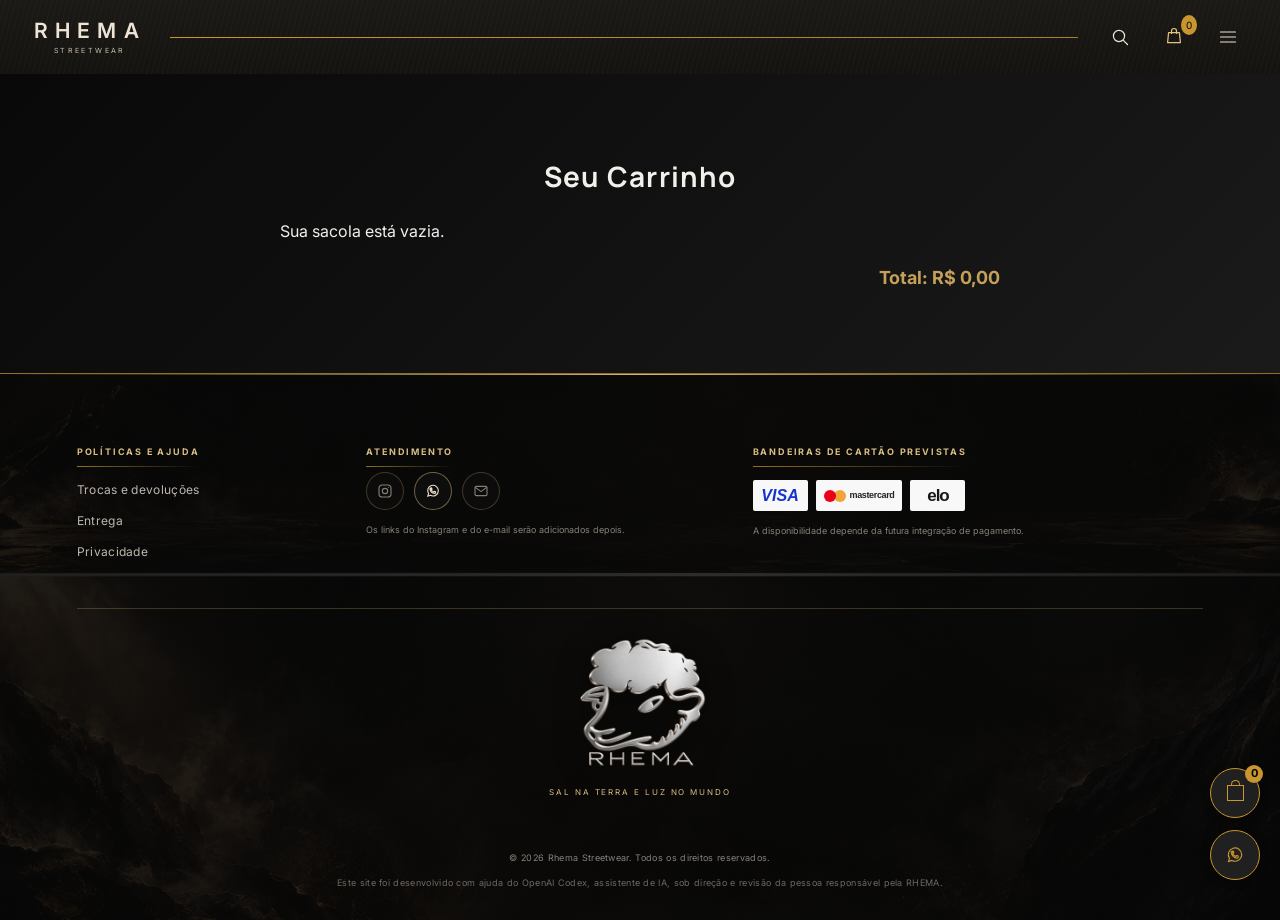
<file: carrinho.html>
<!DOCTYPE html>
<html lang="pt-BR">
<head>
  <meta charset="UTF-8">
  <meta name="viewport" content="width=device-width, initial-scale=1.0, viewport-fit=cover">
  <link rel="preconnect" href="https://fonts.googleapis.com">
  <link rel="preconnect" href="https://fonts.gstatic.com" crossorigin>
  <link href="https://fonts.googleapis.com/css2?family=Manrope:wght@400;500;600;700&family=Inter:wght@400;500;600&display=swap" rel="stylesheet">
  <title>Carrinho | RHEMA</title>
  <link rel="stylesheet" href="css/styles.css">
</head>
<body>
  <header class="site-header clothing-site-header">
  <a class="brand" href="index.html" aria-label="RHEMA, página inicial">
    <span class="clothing-brand-wordmark" aria-hidden="true">RHEMA</span>
    <span class="clothing-brand-caption" aria-hidden="true">Streetwear</span>
  </a>
  <span class="clothing-header-rule" aria-hidden="true"></span>
  <div class="header-actions" aria-label="Ações rápidas">
    <a class="header-action" href="catalogo.html#search-input" aria-label="Buscar produtos" title="Buscar">
      <svg viewBox="0 0 24 24" aria-hidden="true"><circle cx="10.8" cy="10.8" r="6.7"></circle><path d="m16 16 5 5"></path></svg>
    </a>
    <a class="header-action" href="carrinho.html" aria-label="Abrir sacola, 0 itens" title="Sacola" aria-current="page">
      <svg viewBox="0 0 24 24" aria-hidden="true"><path d="M5.5 8h13l1.2 12H4.3L5.5 8Z"></path><path d="M9 9V6a3 3 0 0 1 6 0v3"></path></svg>
      <span class="cart-count" data-cart-count>0</span>
    </a>
    <button class="header-action clothing-menu-toggle" type="button" aria-label="Abrir menu" aria-expanded="false" aria-controls="clothing-menu-panel" title="Menu">
      <svg viewBox="0 0 24 24" aria-hidden="true"><path d="M3 6h18M3 12h18M3 18h18"></path></svg>
    </button>
  </div>
  <nav class="clothing-menu-panel clothing-menu-panel--organized" id="clothing-menu-panel" aria-label="Navegação principal" hidden>
    <div class="clothing-menu-group">
      <h2>Navegação</h2>
      <a href="index.html">Início</a>
      <a href="produtos.html">Roupas</a>
      <a href="catalogo.html">Catálogo completo</a>
      <a href="conta.html">Minha conta · prévia</a>
            <a href="sabedoria.html">Sabedoria &amp; Graça</a>
    </div>
    <div class="clothing-menu-group">
      <h2>Comprar por categoria</h2>
      <a href="catalogo.html?categoria=Camisetas#catalogo">Camisetas</a>
      <a href="catalogo.html?categoria=Cal%C3%A7as#catalogo">Calças</a>
      <a href="catalogo.html?categoria=Moletons#catalogo">Moletons</a>
      <a href="catalogo.html?categoria=Casacos#catalogo">Casacos</a>
      <a href="catalogo.html?categoria=Acess%C3%B3rios#catalogo">Acessórios</a>
    </div>
    <div class="clothing-menu-group">
      <h2>Explore e ajuda</h2>
      <a href="lifestyle.html">Lifestyle</a>
      <a href="sobre.html">Histórias</a>
      <a href="politicas.html#entrega">Entrega e trocas</a>
      <a href="privacidade.html">Privacidade</a>
    </div>
  </nav>
</header>

  <main>
    <h1>Seu Carrinho</h1>
    <div id="cart-items">
      <!-- Itens serão injetados pelo JavaScript -->
    </div>
    <div id="cart-total"></div>
  </main>

  <footer class="site-footer site-footer-compact">
    <div class="footer-help-links">
      <h2>Políticas e ajuda</h2>
      <a href="politicas.html#trocas-devolucoes">Trocas e devoluções</a>
      <a href="politicas.html#entrega">Entrega</a>
      <a href="privacidade.html">Privacidade</a>
    </div>
    <div class="footer-contact">
      <h2>Atendimento</h2>
      <div class="footer-social-list" role="group" aria-label="Redes sociais e contato da RHEMA">
        <span class="footer-social-pending" role="img" aria-label="Instagram. Link oficial será adicionado depois" title="Adicionar o perfil oficial depois"><svg viewBox="0 0 24 24" aria-hidden="true"><rect x="3" y="3" width="18" height="18" rx="5"/><circle cx="12" cy="12" r="4"/><circle class="icon-dot" cx="17.5" cy="6.5" r=".8"/></svg></span>
        <a class="footer-social-link" href="https://wa.me/5551999218124" target="_blank" rel="noopener noreferrer" aria-label="Falar com a RHEMA pelo WhatsApp"><svg viewBox="0 0 24 24" aria-hidden="true"><path d="M20 11.5a8 8 0 0 1-11.8 7L4 20l1.4-4A8 8 0 1 1 20 11.5Z"/><path d="M9 9.2c.4 2.1 2 3.8 4.1 4.4l1-1 1.8.7-.2 1.7c-.1.5-.6.8-1.1.8-3.7-.4-6.8-3.4-7.2-7.1 0-.5.3-1 .8-1.1l1.7-.2.7 1.8-1 .9Z"/></svg></a>
        <span class="footer-social-pending" role="img" aria-label="E-mail. Endereço oficial será adicionado depois" title="Adicionar o e-mail oficial depois"><svg viewBox="0 0 24 24" aria-hidden="true"><rect x="3" y="5" width="18" height="14" rx="2"/><path d="m4 7 8 6 8-6"/></svg></span>
      </div>
      <p class="footer-contact-note">Os links do Instagram e do e-mail serão adicionados depois.</p>
    </div>
    <div class="footer-payments">
      <h2>Bandeiras de cartão previstas</h2>
      <div class="footer-payment-logos" role="group" aria-label="Visa, Mastercard e Elo"><span class="payment-logo payment-visa" role="img" aria-label="Visa">VISA</span><span class="payment-logo payment-mastercard" role="img" aria-label="Mastercard"><span class="mastercard-symbol" aria-hidden="true"></span><span>mastercard</span></span><span class="payment-logo payment-elo" role="img" aria-label="Elo">elo</span></div>
      <p class="footer-payment-note">A disponibilidade depende da futura integração de pagamento.</p>
    </div>
    <div class="footer-brand"><a class="footer-brand-link" href="index.html" aria-label="Página inicial da RHEMA"><img src="imagens/logo-rhema-claro.png" alt="RHEMA" class="footer-logo"></a><p>Sal na terra e luz no mundo</p></div>
    <p class="footer-legal">&copy; 2026 Rhema Streetwear. Todos os direitos reservados.</p>
    <p class="footer-credit">Este site foi desenvolvido com ajuda do OpenAI Codex, assistente de IA, sob direção e revisão da pessoa responsável pela RHEMA.</p>
  </footer>
  <div class="floating-buttons">
  <a href="carrinho.html" class="fab fab-cart" aria-label="Ver carrinho">
    <span class="icon-bag" aria-hidden="true"></span>
    <span class="fab-badge" id="fab-cart-count">0</span>
  </a>
  <button class="fab fab-top" id="fab-top" aria-label="Voltar ao topo">↑</button>
  <a href="https://wa.me/5551999218124" class="fab fab-whatsapp" target="_blank" rel="noopener noreferrer" aria-label="Falar no WhatsApp">
    <svg class="fab-chat-icon" viewBox="0 0 24 24" aria-hidden="true"><path d="M20 11.5a8 8 0 0 1-11.8 7L4 20l1.4-4A8 8 0 1 1 20 11.5Z"/><path d="M9 9.2c.4 2.1 2 3.8 4.1 4.4l1-1 1.8.7-.2 1.7c-.1.5-.6.8-1.1.8-3.7-.4-6.8-3.4-7.2-7.1 0-.5.3-1 .8-1.1l1.7-.2.7 1.8-1 .9Z"/></svg>
  </a>
</div>
  <script src="js/main.js"></script>
</body>
</html>
</file>
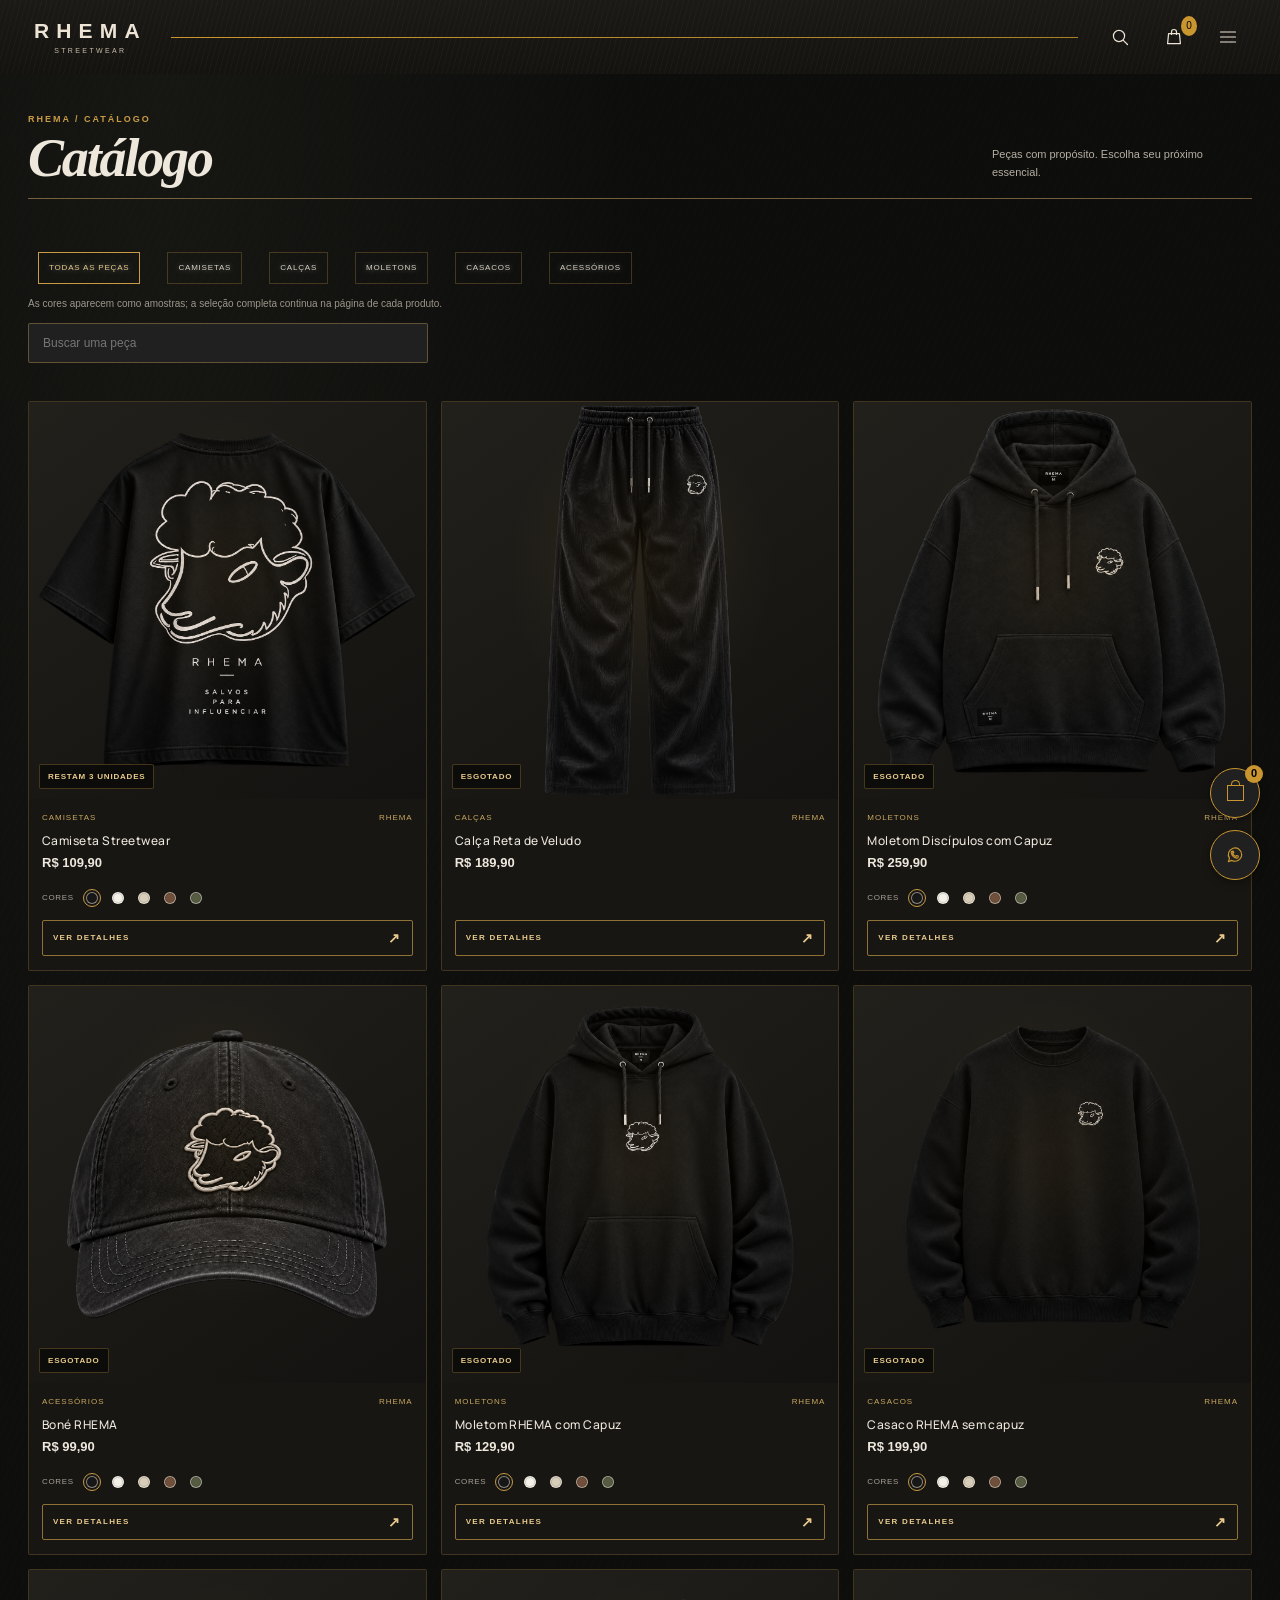
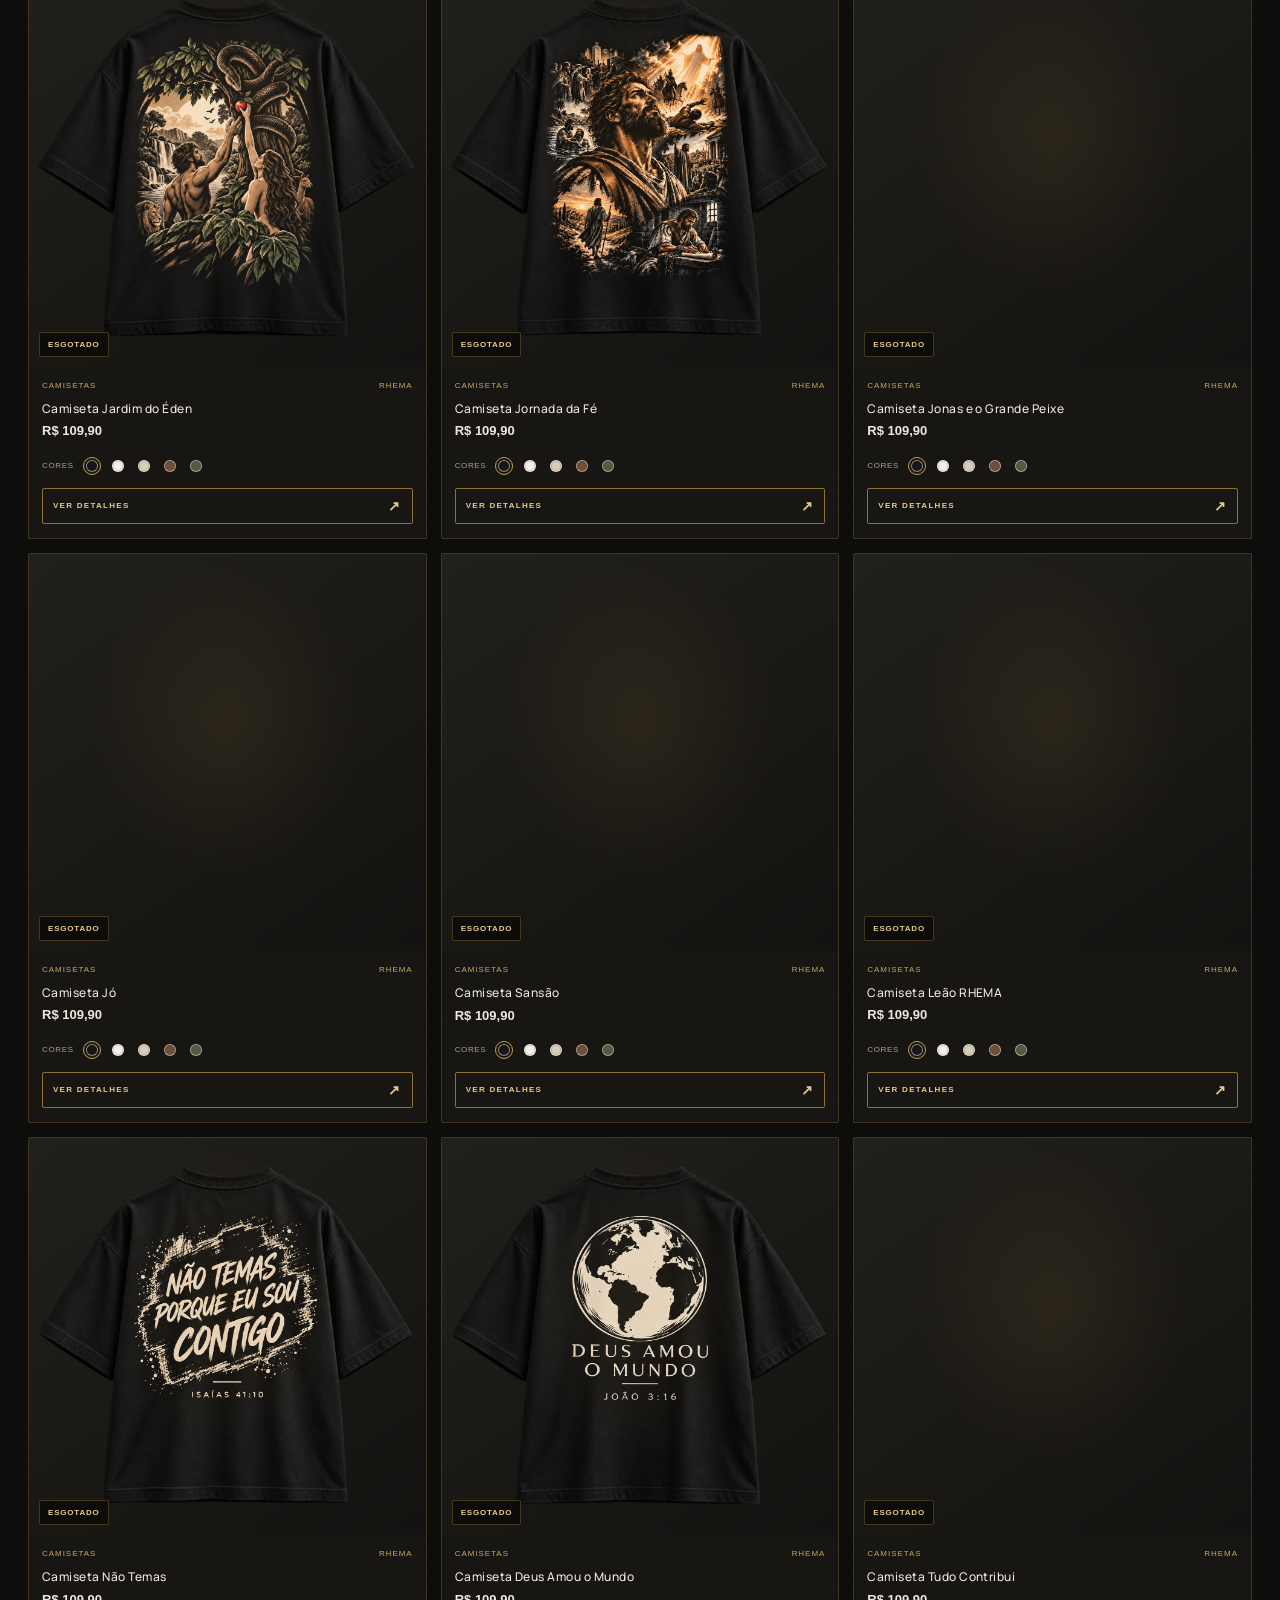
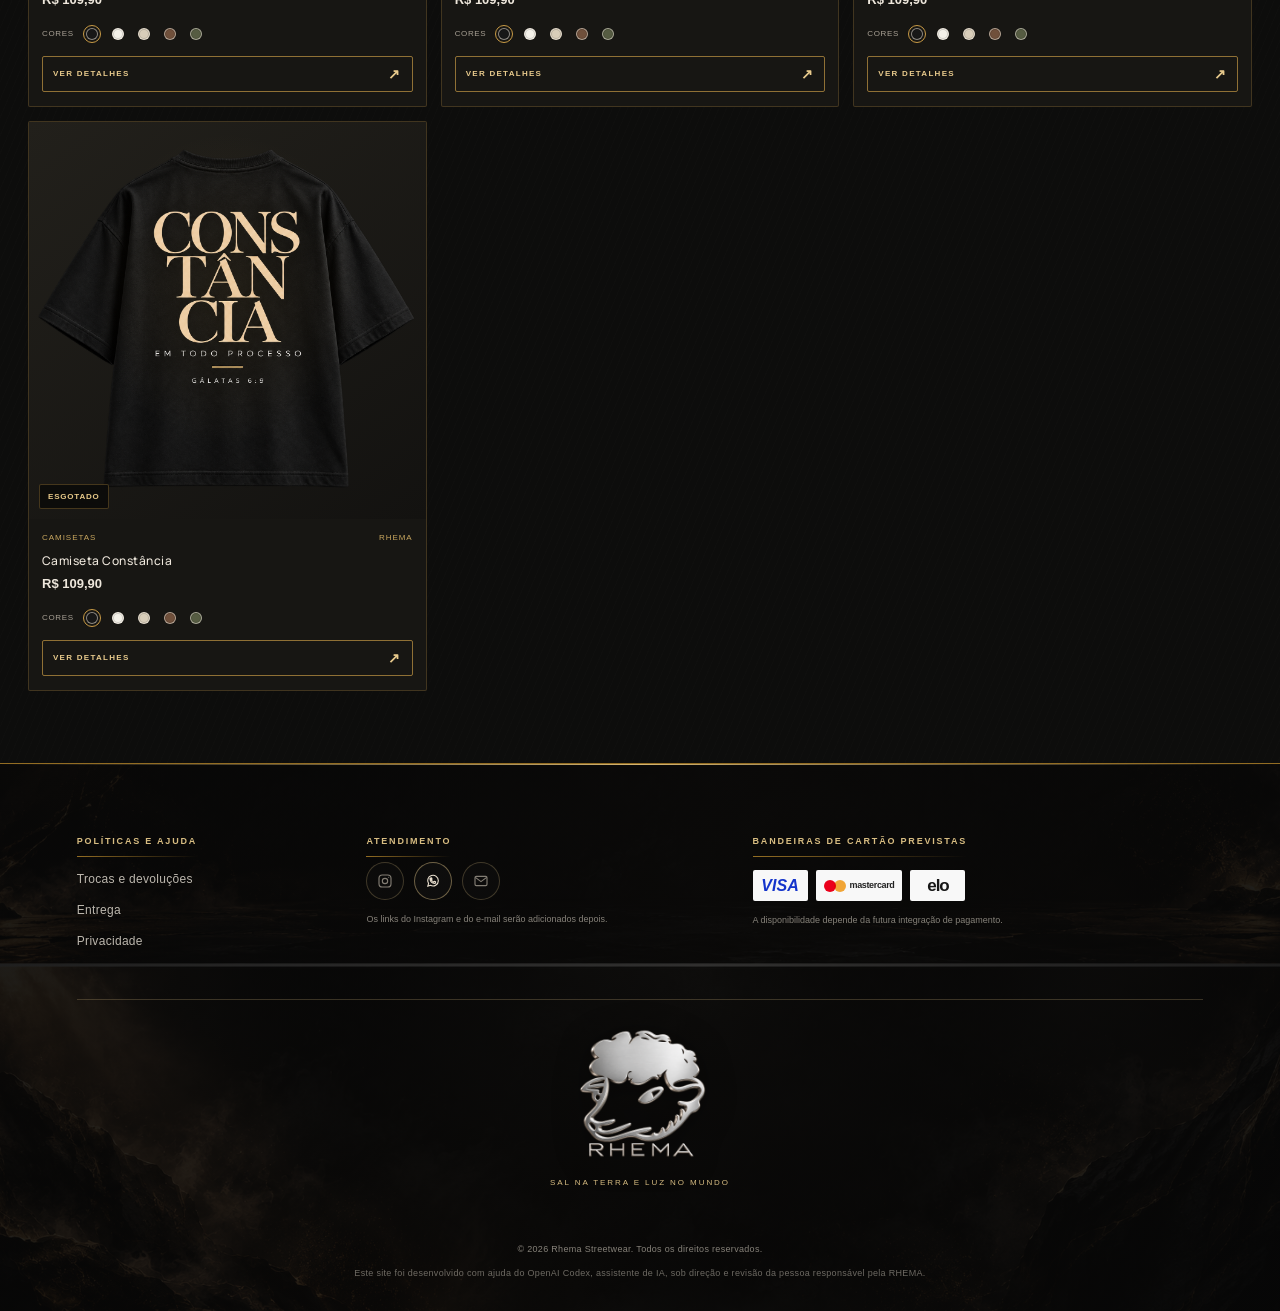
<file: catalogo.html>
<!DOCTYPE html>
<html lang="pt-BR">
<head>
  <meta charset="UTF-8">
  <meta name="viewport" content="width=device-width, initial-scale=1.0, viewport-fit=cover">
  <meta name="description" content="Explore o catálogo RHEMA Streetwear: camisetas, calças, moletons, casacos e acessórios.">
  <link rel="preconnect" href="https://fonts.googleapis.com">
  <link rel="preconnect" href="https://fonts.gstatic.com" crossorigin>
  <link href="https://fonts.googleapis.com/css2?family=Barlow+Condensed:wght@600;700;800&family=Manrope:wght@400;500;600;700&family=Playfair+Display:ital,wght@1,600;1,700;1,800&display=swap" rel="stylesheet">
  <title>Catálogo | RHEMA</title>
  <link rel="stylesheet" href="css/styles.css?v=20261113-zoom-fix">
</head>
<body>
  <header class="site-header clothing-site-header">
  <a class="brand" href="index.html" aria-label="RHEMA, página inicial">
    <span class="clothing-brand-wordmark" aria-hidden="true">RHEMA</span>
    <span class="clothing-brand-caption" aria-hidden="true">Streetwear</span>
  </a>
  <span class="clothing-header-rule" aria-hidden="true"></span>
  <div class="header-actions" aria-label="Ações rápidas">
    <a class="header-action" href="#search-input" aria-label="Buscar produtos" title="Buscar">
      <svg viewBox="0 0 24 24" aria-hidden="true"><circle cx="10.8" cy="10.8" r="6.7"></circle><path d="m16 16 5 5"></path></svg>
    </a>
    <a class="header-action" href="carrinho.html" aria-label="Abrir sacola, 0 itens" title="Sacola">
      <svg viewBox="0 0 24 24" aria-hidden="true"><path d="M5.5 8h13l1.2 12H4.3L5.5 8Z"></path><path d="M9 9V6a3 3 0 0 1 6 0v3"></path></svg>
      <span class="cart-count" data-cart-count>0</span>
    </a>
    <button class="header-action clothing-menu-toggle" type="button" aria-label="Abrir menu" aria-expanded="false" aria-controls="clothing-menu-panel" title="Menu">
      <svg viewBox="0 0 24 24" aria-hidden="true"><path d="M3 6h18M3 12h18M3 18h18"></path></svg>
    </button>
  </div>
  <nav class="clothing-menu-panel clothing-menu-panel--organized" id="clothing-menu-panel" aria-label="Navegação principal" hidden>
    <div class="clothing-menu-group">
      <h2>Navegação</h2>
      <a href="index.html">Início</a>
      <a href="produtos.html">Roupas</a>
      <a href="catalogo.html" aria-current="page">Catálogo completo</a>
      <a href="conta.html">Minha conta · prévia</a>
            <a href="sabedoria.html">Sabedoria &amp; Graça</a>
    </div>
    <div class="clothing-menu-group">
      <h2>Comprar por categoria</h2>
      <a href="catalogo.html?categoria=Camisetas#catalogo">Camisetas</a>
      <a href="catalogo.html?categoria=Cal%C3%A7as#catalogo">Calças</a>
      <a href="catalogo.html?categoria=Moletons#catalogo">Moletons</a>
      <a href="catalogo.html?categoria=Casacos#catalogo">Casacos</a>
      <a href="catalogo.html?categoria=Acess%C3%B3rios#catalogo">Acessórios</a>
    </div>
    <div class="clothing-menu-group">
      <h2>Explore e ajuda</h2>
      <a href="lifestyle.html">Lifestyle</a>
      <a href="sobre.html">Histórias</a>
      <a href="politicas.html#entrega">Entrega e trocas</a>
      <a href="privacidade.html">Privacidade</a>
    </div>
  </nav>
</header>

  <main class="clothing-main catalog-page">
    <section class="catalog-page-intro" aria-labelledby="catalog-page-title">
      <p class="catalog-page-kicker">RHEMA / CATÁLOGO</p>
      <div class="catalog-page-heading">
        <h1 id="catalog-page-title">Catálogo</h1>
        <p>Peças com propósito. Escolha seu próximo essencial.</p>
      </div>
      <nav class="catalog-category-filters" aria-label="Filtrar catálogo por categoria">
        <a href="catalogo.html#catalogo" aria-current="page">Todas as peças</a>
        <a href="catalogo.html?categoria=Camisetas#catalogo">Camisetas</a>
        <a href="catalogo.html?categoria=Cal%C3%A7as#catalogo">Calças</a>
        <a href="catalogo.html?categoria=Moletons#catalogo">Moletons</a>
        <a href="catalogo.html?categoria=Casacos#catalogo">Casacos</a>
        <a href="catalogo.html?categoria=Acess%C3%B3rios#catalogo">Acessórios</a>
      </nav>
      <p class="catalog-color-note">As cores aparecem como amostras; a seleção completa continua na página de cada produto.</p>
    </section>

    <section class="clothing-catalog" id="catalogo" aria-label="Produtos RHEMA">
      <div class="search-container">
        <label class="visually-hidden" for="search-input">Buscar produtos no catálogo</label>
        <input type="search" id="search-input" placeholder="Buscar uma peça">
      </div>
      <p class="catalog-filter-status" id="catalog-filter-status" aria-live="polite"></p>

      <div class="product-grid">
        <article class="product-card" data-product-id="1" data-category="Camisetas">
          <div class="product-gallery" data-product-id="1"></div>
          <button class="favorito" type="button" data-id="1" aria-label="Favoritar produto" aria-pressed="false"><svg viewBox="0 0 24 24" aria-hidden="true"><path d="M20.8 8.7c0 5-8.8 11.3-8.8 11.3S3.2 13.7 3.2 8.7A4.7 4.7 0 0 1 12 6.9a4.7 4.7 0 0 1 8.8 1.8Z"></path></svg></button>
          <div class="catalog-product-info"><div class="catalog-product-meta"><span>Camisetas</span><span>RHEMA</span></div>
            <h3>Camiseta Streetwear</h3><p class="price">R$ 109,90</p><a href="produto.html?id=1" class="btn-small">Ver detalhes <span aria-hidden="true">↗</span></a>
          </div>
        </article>
        <article class="product-card" data-product-id="2" data-category="Calças">
          <div class="product-gallery" data-product-id="2"></div>
          <button class="favorito" type="button" data-id="2" aria-label="Favoritar produto" aria-pressed="false"><svg viewBox="0 0 24 24" aria-hidden="true"><path d="M20.8 8.7c0 5-8.8 11.3-8.8 11.3S3.2 13.7 3.2 8.7A4.7 4.7 0 0 1 12 6.9a4.7 4.7 0 0 1 8.8 1.8Z"></path></svg></button>
          <div class="catalog-product-info"><div class="catalog-product-meta"><span>Calças</span><span>RHEMA</span></div>
            <h3>Calça Reta de Veludo</h3><p class="price">R$ 189,90</p><a href="produto.html?id=2" class="btn-small">Ver detalhes <span aria-hidden="true">↗</span></a>
          </div>
        </article>
        <article class="product-card" data-product-id="3" data-category="Moletons">
          <div class="product-gallery" data-product-id="3"></div>
          <button class="favorito" type="button" data-id="3" aria-label="Favoritar produto" aria-pressed="false"><svg viewBox="0 0 24 24" aria-hidden="true"><path d="M20.8 8.7c0 5-8.8 11.3-8.8 11.3S3.2 13.7 3.2 8.7A4.7 4.7 0 0 1 12 6.9a4.7 4.7 0 0 1 8.8 1.8Z"></path></svg></button>
          <div class="catalog-product-info"><div class="catalog-product-meta"><span>Moletons</span><span>RHEMA</span></div>
            <h3>Moletom Bege com Capuz</h3><p class="price">R$ 259,90</p><a href="produto.html?id=3" class="btn-small">Ver detalhes <span aria-hidden="true">↗</span></a>
          </div>
        </article>
        <article class="product-card" data-product-id="4" data-category="Acessórios">
          <div class="product-gallery" data-product-id="4"></div>
          <button class="favorito" type="button" data-id="4" aria-label="Favoritar produto" aria-pressed="false"><svg viewBox="0 0 24 24" aria-hidden="true"><path d="M20.8 8.7c0 5-8.8 11.3-8.8 11.3S3.2 13.7 3.2 8.7A4.7 4.7 0 0 1 12 6.9a4.7 4.7 0 0 1 8.8 1.8Z"></path></svg></button>
          <div class="catalog-product-info"><div class="catalog-product-meta"><span>Acessórios</span><span>RHEMA</span></div>
            <h3>Boné RHEMA</h3><p class="price">R$ 99,90</p><a href="produto.html?id=4" class="btn-small">Ver detalhes <span aria-hidden="true">↗</span></a>
          </div>
        </article>
        <article class="product-card" data-product-id="5" data-category="Moletons">
          <div class="product-gallery" data-product-id="5"></div>
          <button class="favorito" type="button" data-id="5" aria-label="Favoritar produto" aria-pressed="false"><svg viewBox="0 0 24 24" aria-hidden="true"><path d="M20.8 8.7c0 5-8.8 11.3-8.8 11.3S3.2 13.7 3.2 8.7A4.7 4.7 0 0 1 12 6.9a4.7 4.7 0 0 1 8.8 1.8Z"></path></svg></button>
          <div class="catalog-product-info"><div class="catalog-product-meta"><span>Moletons</span><span>RHEMA</span></div>
            <h3>Moletom Preto com Capuz</h3><p class="price">R$ 129,90</p><a href="produto.html?id=5" class="btn-small">Ver detalhes <span aria-hidden="true">↗</span></a>
          </div>
        </article>
        <article class="product-card" data-product-id="6" data-category="Casacos">
          <div class="product-gallery" data-product-id="6"></div>
          <button class="favorito" type="button" data-id="6" aria-label="Favoritar produto" aria-pressed="false"><svg viewBox="0 0 24 24" aria-hidden="true"><path d="M20.8 8.7c0 5-8.8 11.3-8.8 11.3S3.2 13.7 3.2 8.7A4.7 4.7 0 0 1 12 6.9a4.7 4.7 0 0 1 8.8 1.8Z"></path></svg></button>
          <div class="catalog-product-info"><div class="catalog-product-meta"><span>Casacos</span><span>RHEMA</span></div>
            <h3>Casaco RHEMA sem capuz</h3><p class="price">R$ 199,90</p><a href="produto.html?id=6" class="btn-small">Ver detalhes <span aria-hidden="true">↗</span></a>
          </div>
        </article>
      </div>
    </section>
  </main>

  <footer class="site-footer site-footer-compact">
    <div class="footer-help-links">
      <h2>Políticas e ajuda</h2>
      <a href="politicas.html#trocas-devolucoes">Trocas e devoluções</a>
      <a href="politicas.html#entrega">Entrega</a>
      <a href="privacidade.html">Privacidade</a>
    </div>
    <div class="footer-contact">
      <h2>Atendimento</h2>
      <div class="footer-social-list" role="group" aria-label="Redes sociais e contato da RHEMA">
        <span class="footer-social-pending" role="img" aria-label="Instagram. Link oficial será adicionado depois" title="Adicionar o perfil oficial depois"><svg viewBox="0 0 24 24" aria-hidden="true"><rect x="3" y="3" width="18" height="18" rx="5"/><circle cx="12" cy="12" r="4"/><circle class="icon-dot" cx="17.5" cy="6.5" r=".8"/></svg></span>
        <a class="footer-social-link" href="https://wa.me/5551999218124" target="_blank" rel="noopener noreferrer" aria-label="Falar com a RHEMA pelo WhatsApp"><svg viewBox="0 0 24 24" aria-hidden="true"><path d="M20 11.5a8 8 0 0 1-11.8 7L4 20l1.4-4A8 8 0 1 1 20 11.5Z"/><path d="M9 9.2c.4 2.1 2 3.8 4.1 4.4l1-1 1.8.7-.2 1.7c-.1.5-.6.8-1.1.8-3.7-.4-6.8-3.4-7.2-7.1 0-.5.3-1 .8-1.1l1.7-.2.7 1.8-1 .9Z"/></svg></a>
        <span class="footer-social-pending" role="img" aria-label="E-mail. Endereço oficial será adicionado depois" title="Adicionar o e-mail oficial depois"><svg viewBox="0 0 24 24" aria-hidden="true"><rect x="3" y="5" width="18" height="14" rx="2"/><path d="m4 7 8 6 8-6"/></svg></span>
      </div>
      <p class="footer-contact-note">Os links do Instagram e do e-mail serão adicionados depois.</p>
    </div>
    <div class="footer-payments">
      <h2>Bandeiras de cartão previstas</h2>
      <div class="footer-payment-logos" role="group" aria-label="Visa, Mastercard e Elo"><span class="payment-logo payment-visa" role="img" aria-label="Visa">VISA</span><span class="payment-logo payment-mastercard" role="img" aria-label="Mastercard"><span class="mastercard-symbol" aria-hidden="true"></span><span>mastercard</span></span><span class="payment-logo payment-elo" role="img" aria-label="Elo">elo</span></div>
      <p class="footer-payment-note">A disponibilidade depende da futura integração de pagamento.</p>
    </div>
    <div class="footer-brand"><a class="footer-brand-link" href="index.html" aria-label="Página inicial da RHEMA"><img src="imagens/logo-rhema-claro.png" alt="RHEMA" class="footer-logo"></a><p>Sal na terra e luz no mundo</p></div>
    <p class="footer-legal">&copy; 2026 Rhema Streetwear. Todos os direitos reservados.</p>
    <p class="footer-credit">Este site foi desenvolvido com ajuda do OpenAI Codex, assistente de IA, sob direção e revisão da pessoa responsável pela RHEMA.</p>
  </footer>

  <div class="floating-buttons">
    <a href="carrinho.html" class="fab fab-cart" aria-label="Ver carrinho"><span class="icon-bag" aria-hidden="true"></span><span class="fab-badge" id="fab-cart-count">0</span></a>
    <button class="fab fab-top" id="fab-top" aria-label="Voltar ao topo">↑</button>
    <a href="https://wa.me/5551999218124" class="fab fab-whatsapp" target="_blank" rel="noopener noreferrer" aria-label="Falar no WhatsApp"><svg class="fab-chat-icon" viewBox="0 0 24 24" aria-hidden="true"><path d="M20 11.5a8 8 0 0 1-11.8 7L4 20l1.4-4A8 8 0 1 1 20 11.5Z"/><path d="M9 9.2c.4 2.1 2 3.8 4.1 4.4l1-1 1.8.7-.2 1.7c-.1.5-.6.8-1.1.8-3.7-.4-6.8-3.4-7.2-7.1 0-.5.3-1 .8-1.1l1.7-.2.7 1.8-1 .9Z"/></svg></a>
  </div>

  <script src="js/main.js?v=20261113-zoom-fix"></script>

</body>
</html>
</file>
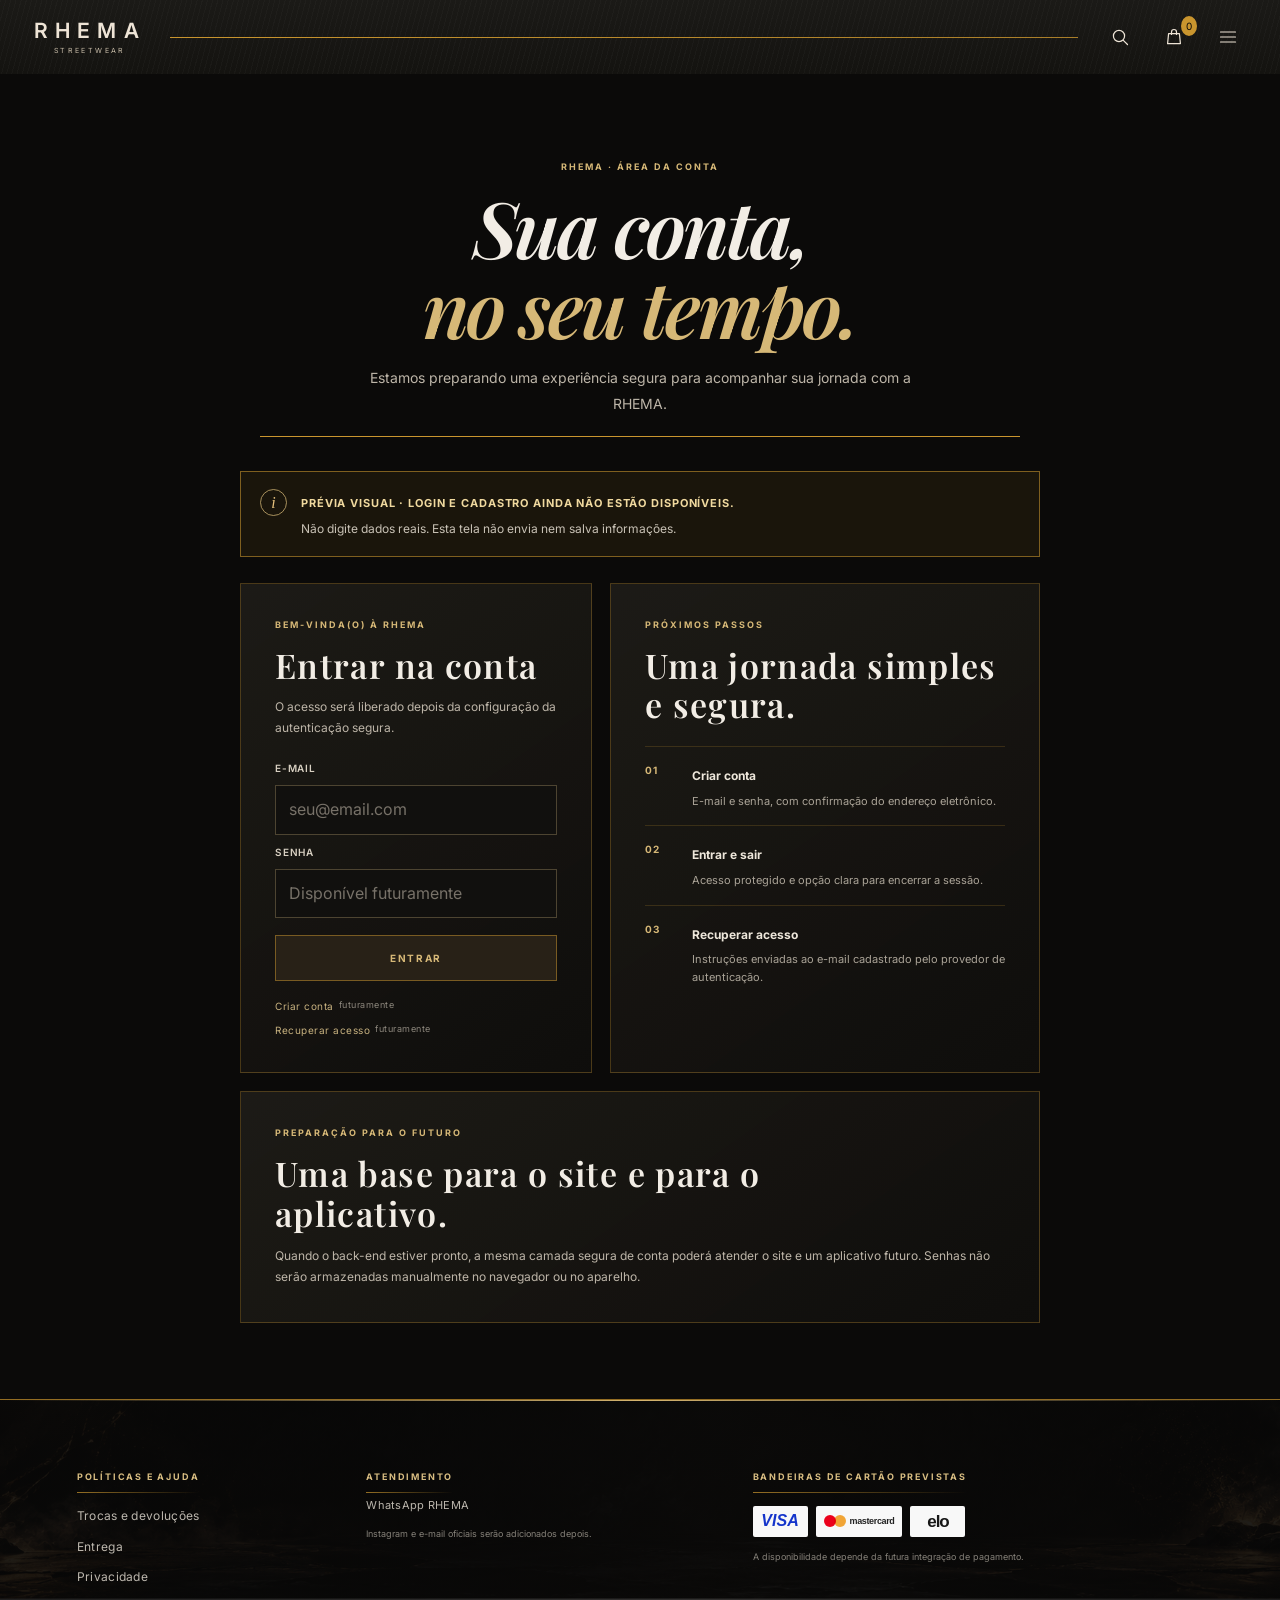
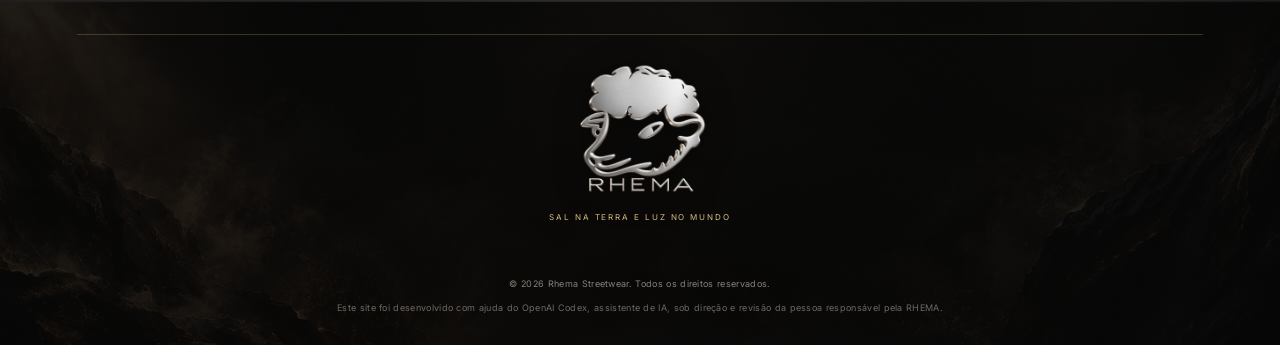
<file: conta.html>
<!DOCTYPE html>
<html lang="pt-BR">
<head>
  <meta charset="UTF-8">
  <meta name="viewport" content="width=device-width, initial-scale=1.0, viewport-fit=cover">
  <meta name="description" content="Prévia visual da futura área de conta RHEMA. Cadastro e login ainda não estão disponíveis.">
  <meta name="robots" content="noindex, nofollow">
  <meta name="theme-color" content="#080808">
  <link rel="preconnect" href="https://fonts.googleapis.com">
  <link rel="preconnect" href="https://fonts.gstatic.com" crossorigin>
  <link href="https://fonts.googleapis.com/css2?family=Manrope:wght@400;500;600;700&family=Inter:wght@400;500;600&family=Playfair+Display:ital,wght@1,600;1,700&display=swap" rel="stylesheet">
  <title>Minha conta · Prévia | RHEMA</title>
  <link rel="stylesheet" href="css/styles.css">
</head>
<body class="account-page">
  <header class="site-header clothing-site-header">
    <a class="brand" href="index.html" aria-label="RHEMA, página inicial">
      <span class="clothing-brand-wordmark" aria-hidden="true">RHEMA</span>
      <span class="clothing-brand-caption" aria-hidden="true">Streetwear</span>
    </a>
    <span class="clothing-header-rule" aria-hidden="true"></span>
    <div class="header-actions" aria-label="Ações rápidas">
      <a class="header-action" href="catalogo.html#search-input" aria-label="Buscar produtos" title="Buscar">
        <svg viewBox="0 0 24 24" aria-hidden="true"><circle cx="10.8" cy="10.8" r="6.7"></circle><path d="m16 16 5 5"></path></svg>
      </a>
      <a class="header-action" href="carrinho.html" aria-label="Abrir sacola" title="Sacola">
        <svg viewBox="0 0 24 24" aria-hidden="true"><path d="M5.5 8h13l1.2 12H4.3L5.5 8Z"></path><path d="M9 9V6a3 3 0 0 1 6 0v3"></path></svg>
        <span class="cart-count" data-cart-count>0</span>
      </a>
      <button class="header-action clothing-menu-toggle" type="button" aria-label="Abrir menu" aria-expanded="false" aria-controls="clothing-menu-panel" title="Menu">
        <svg viewBox="0 0 24 24" aria-hidden="true"><path d="M3 6h18M3 12h18M3 18h18"></path></svg>
      </button>
    </div>
    <nav class="clothing-menu-panel clothing-menu-panel--organized" id="clothing-menu-panel" aria-label="Navegação principal" hidden>
      <div class="clothing-menu-group">
        <h2>Navegação</h2>
        <a href="index.html">Início</a>
        <a href="produtos.html">Roupas</a>
        <a href="catalogo.html">Catálogo completo</a>
        <a href="conta.html" aria-current="page">Minha conta · prévia</a>
        <a href="sabedoria.html">Sabedoria &amp; Graça</a>
      </div>
      <div class="clothing-menu-group">
        <h2>Comprar por categoria</h2>
        <a href="catalogo.html?categoria=Camisetas#catalogo">Camisetas</a>
        <a href="catalogo.html?categoria=Cal%C3%A7as#catalogo">Calças</a>
        <a href="catalogo.html?categoria=Moletons#catalogo">Moletons</a>
        <a href="catalogo.html?categoria=Casacos#catalogo">Casacos</a>
        <a href="catalogo.html?categoria=Acess%C3%B3rios#catalogo">Acessórios</a>
      </div>
      <div class="clothing-menu-group">
        <h2>Explore e ajuda</h2>
        <a href="lifestyle.html">Lifestyle</a>
        <a href="sobre.html">Histórias</a>
        <a href="politicas.html#entrega">Entrega e trocas</a>
        <a href="privacidade.html">Privacidade</a>
      </div>
    </nav>
  </header>

  <main class="account-main" id="conteudo">
    <header class="account-heading">
      <p class="account-kicker">RHEMA · ÁREA DA CONTA</p>
      <h1>Sua conta,<br><span>no seu tempo.</span></h1>
      <p>Estamos preparando uma experiência segura para acompanhar sua jornada com a RHEMA.</p>
    </header>

    <aside class="account-preview-notice" role="note" aria-label="Aviso sobre a prévia">
      <span class="account-preview-mark" aria-hidden="true">i</span>
      <div>
        <strong>Prévia visual · login e cadastro ainda não estão disponíveis.</strong>
        <p>Não digite dados reais. Esta tela não envia nem salva informações.</p>
      </div>
    </aside>

    <div class="account-preview-layout">
      <section class="account-signin-card" aria-labelledby="account-signin-title">
        <p class="account-card-kicker">BEM-VINDA(O) À RHEMA</p>
        <h2 id="account-signin-title">Entrar na conta</h2>
        <p class="account-card-intro">O acesso será liberado depois da configuração da autenticação segura.</p>
        <form class="account-preview-form">
          <fieldset disabled>
            <label for="preview-email">E-mail</label>
            <input id="preview-email" type="email" autocomplete="email" placeholder="seu@email.com">
            <label for="preview-password">Senha</label>
            <input id="preview-password" type="password" autocomplete="current-password" placeholder="Disponível futuramente">
            <button class="account-signin-button" type="button">Entrar</button>
          </fieldset>
        </form>
        <div class="account-preview-actions" aria-label="Ações de conta planejadas">
          <span>Criar conta <small>futuramente</small></span>
          <span>Recuperar acesso <small>futuramente</small></span>
        </div>
      </section>

      <section class="account-flow-card" aria-labelledby="account-flow-title">
        <p class="account-card-kicker">PRÓXIMOS PASSOS</p>
        <h2 id="account-flow-title">Uma jornada simples e segura.</h2>
        <ol class="account-flow-list">
          <li><span>01</span><div><strong>Criar conta</strong><p>E-mail e senha, com confirmação do endereço eletrônico.</p></div></li>
          <li><span>02</span><div><strong>Entrar e sair</strong><p>Acesso protegido e opção clara para encerrar a sessão.</p></div></li>
          <li><span>03</span><div><strong>Recuperar acesso</strong><p>Instruções enviadas ao e-mail cadastrado pelo provedor de autenticação.</p></div></li>
        </ol>
      </section>
    </div>

    <section class="account-app-note" aria-labelledby="account-app-title">
      <p class="account-card-kicker">PREPARAÇÃO PARA O FUTURO</p>
      <h2 id="account-app-title">Uma base para o site e para o aplicativo.</h2>
      <p>Quando o back-end estiver pronto, a mesma camada segura de conta poderá atender o site e um aplicativo futuro. Senhas não serão armazenadas manualmente no navegador ou no aparelho.</p>
    </section>
  </main>

  <footer class="site-footer site-footer-compact">
    <div class="footer-help-links">
      <h2>Políticas e ajuda</h2>
      <a href="politicas.html#trocas-devolucoes">Trocas e devoluções</a>
      <a href="politicas.html#entrega">Entrega</a>
      <a href="privacidade.html">Privacidade</a>
    </div>
    <div class="footer-contact">
      <h2>Atendimento</h2>
      <a href="https://wa.me/5551999218124" target="_blank" rel="noopener noreferrer">WhatsApp RHEMA</a>
      <p class="footer-contact-note">Instagram e e-mail oficiais serão adicionados depois.</p>
    </div>
    <div class="footer-payments">
      <h2>Bandeiras de cartão previstas</h2>
      <div class="footer-payment-logos" role="group" aria-label="Visa, Mastercard e Elo"><span class="payment-logo payment-visa" role="img" aria-label="Visa">VISA</span><span class="payment-logo payment-mastercard" role="img" aria-label="Mastercard"><span class="mastercard-symbol" aria-hidden="true"></span><span>mastercard</span></span><span class="payment-logo payment-elo" role="img" aria-label="Elo">elo</span></div>
      <p class="footer-payment-note">A disponibilidade depende da futura integração de pagamento.</p>
    </div>
    <div class="footer-brand"><a class="footer-brand-link" href="index.html" aria-label="Página inicial da RHEMA"><img src="imagens/logo-rhema-claro.png" alt="RHEMA" class="footer-logo"></a><p>Sal na terra e luz no mundo</p></div>
    <p class="footer-legal">&copy; 2026 Rhema Streetwear. Todos os direitos reservados.</p>
    <p class="footer-credit">Este site foi desenvolvido com ajuda do OpenAI Codex, assistente de IA, sob direção e revisão da pessoa responsável pela RHEMA.</p>
  </footer>

  <script src="js/main.js"></script>
</body>
</html>
</file>
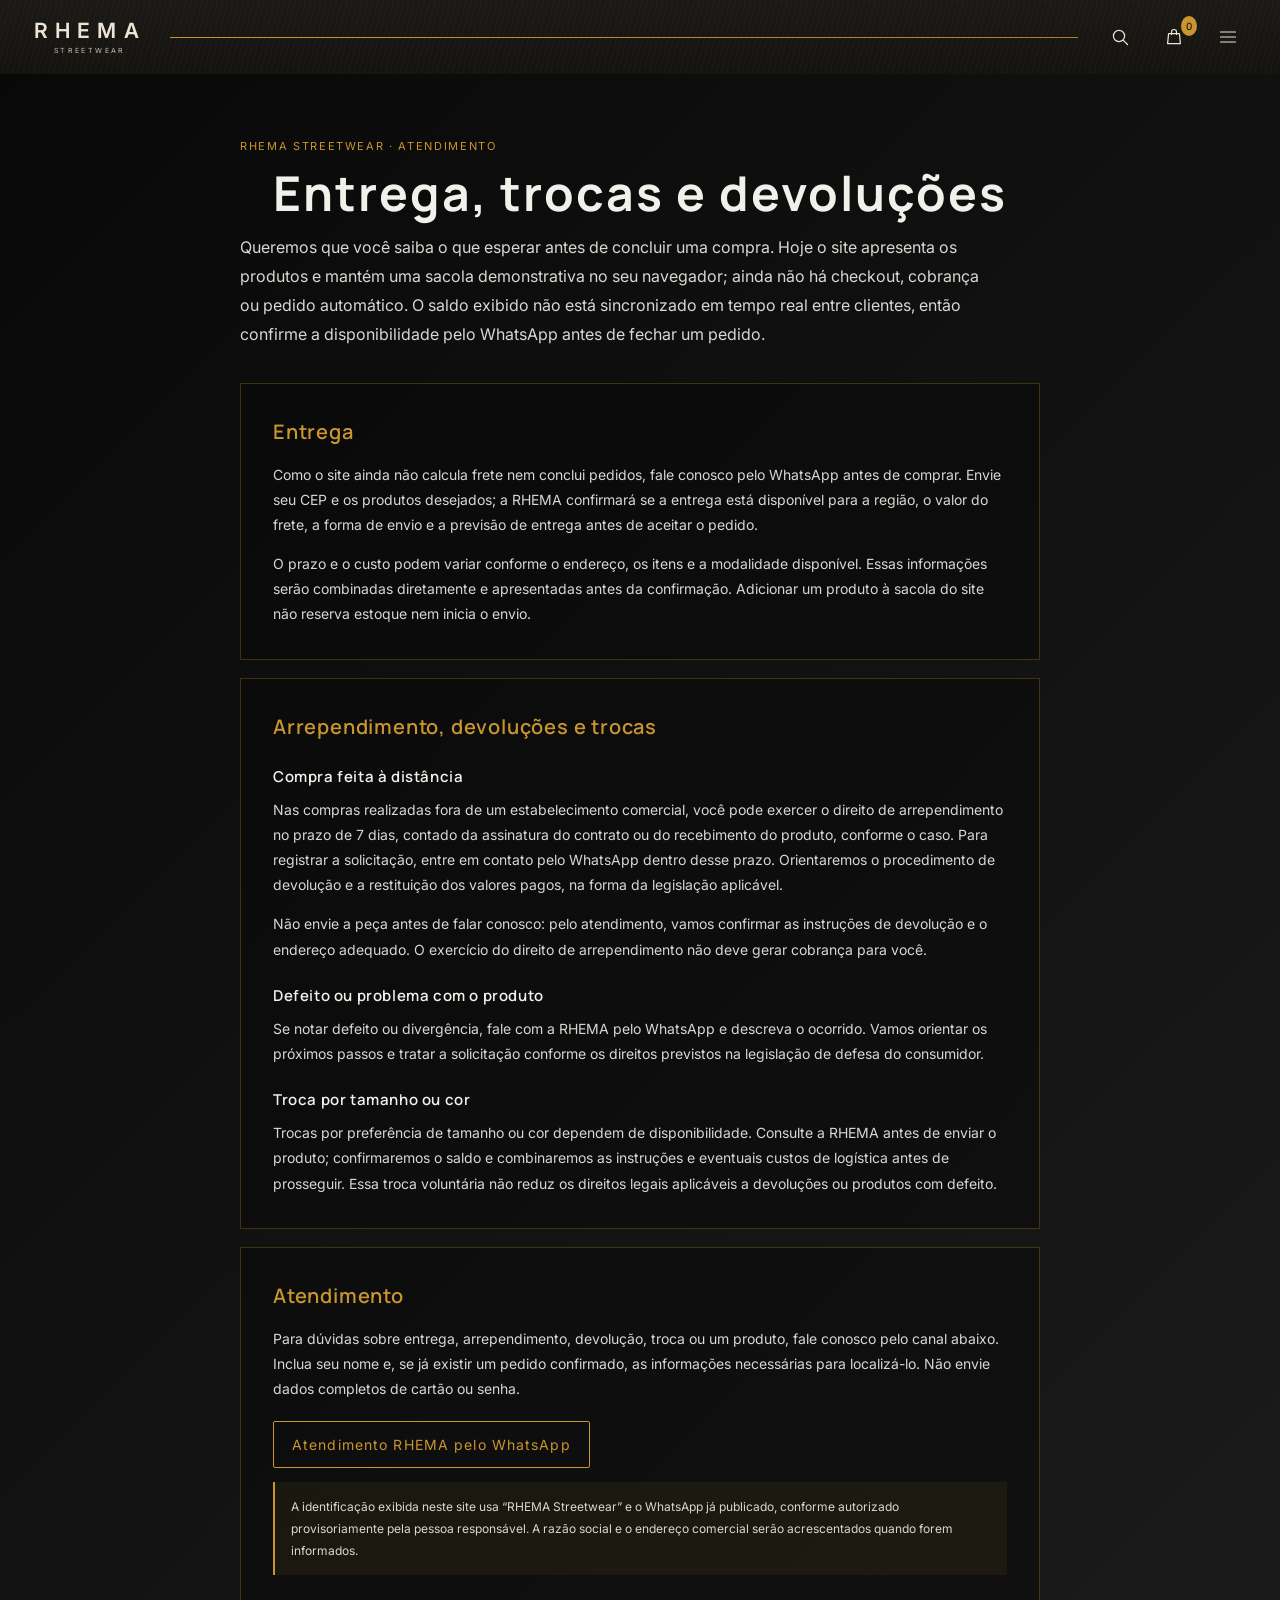
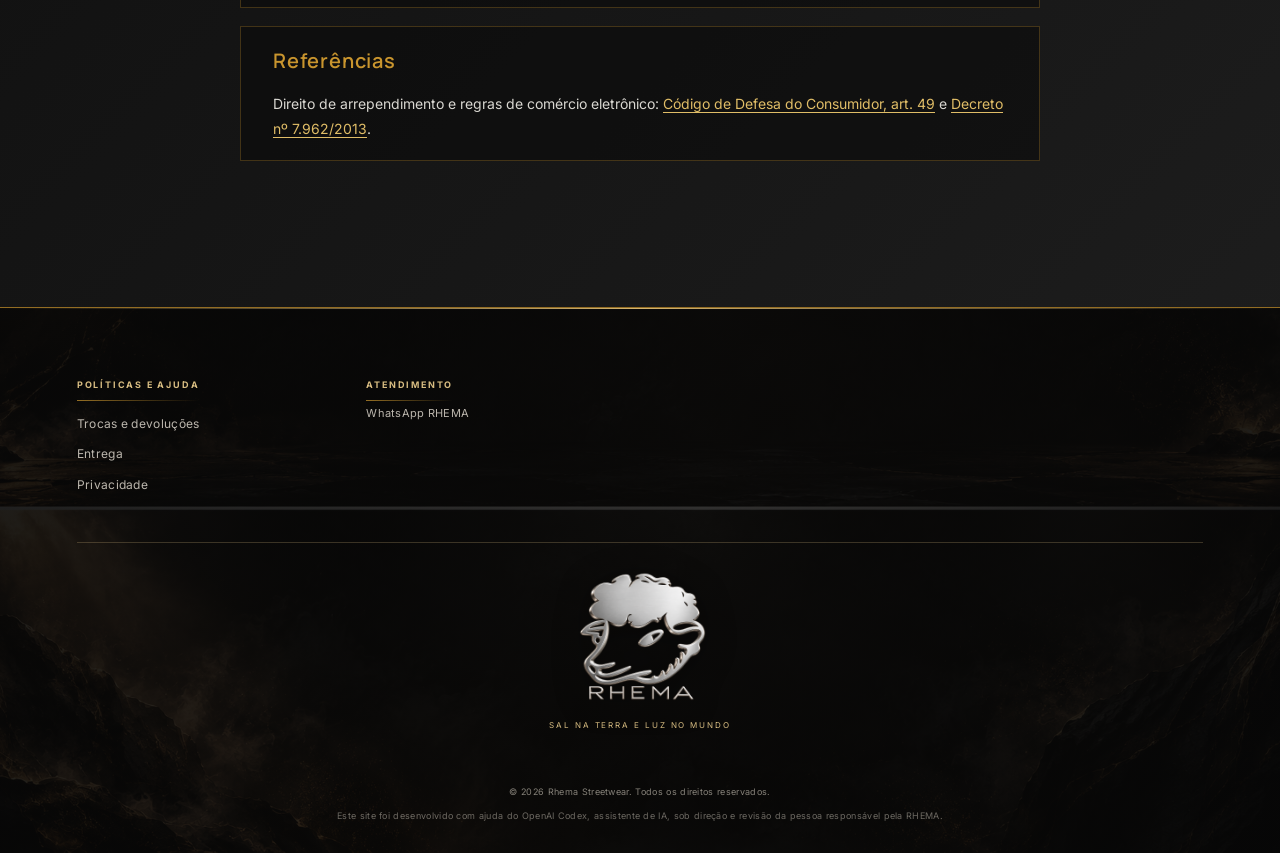
<file: politicas.html>
<!DOCTYPE html>
<html lang="pt-BR">
<head>
  <meta charset="UTF-8">
  <meta name="viewport" content="width=device-width, initial-scale=1.0, viewport-fit=cover">
  <meta name="description" content="Informações da RHEMA sobre entregas, trocas, devoluções e atendimento.">
  <link rel="preconnect" href="https://fonts.googleapis.com">
  <link rel="preconnect" href="https://fonts.gstatic.com" crossorigin>
  <link href="https://fonts.googleapis.com/css2?family=Manrope:wght@400;500;600;700&family=Inter:wght@400;500;600&display=swap" rel="stylesheet">
  <title>Entrega, trocas e devoluções | RHEMA</title>
  <link rel="stylesheet" href="css/styles.css">
</head>
<body>
  <header class="site-header clothing-site-header">
  <a class="brand" href="index.html" aria-label="RHEMA, página inicial">
    <span class="clothing-brand-wordmark" aria-hidden="true">RHEMA</span>
    <span class="clothing-brand-caption" aria-hidden="true">Streetwear</span>
  </a>
  <span class="clothing-header-rule" aria-hidden="true"></span>
  <div class="header-actions" aria-label="Ações rápidas">
    <a class="header-action" href="catalogo.html#search-input" aria-label="Buscar produtos" title="Buscar">
      <svg viewBox="0 0 24 24" aria-hidden="true"><circle cx="10.8" cy="10.8" r="6.7"></circle><path d="m16 16 5 5"></path></svg>
    </a>
    <a class="header-action" href="carrinho.html" aria-label="Abrir sacola, 0 itens" title="Sacola">
      <svg viewBox="0 0 24 24" aria-hidden="true"><path d="M5.5 8h13l1.2 12H4.3L5.5 8Z"></path><path d="M9 9V6a3 3 0 0 1 6 0v3"></path></svg>
      <span class="cart-count" data-cart-count>0</span>
    </a>
    <button class="header-action clothing-menu-toggle" type="button" aria-label="Abrir menu" aria-expanded="false" aria-controls="clothing-menu-panel" title="Menu">
      <svg viewBox="0 0 24 24" aria-hidden="true"><path d="M3 6h18M3 12h18M3 18h18"></path></svg>
    </button>
  </div>
  <nav class="clothing-menu-panel clothing-menu-panel--organized" id="clothing-menu-panel" aria-label="Navegação principal" hidden>
    <div class="clothing-menu-group">
      <h2>Navegação</h2>
      <a href="index.html">Início</a>
      <a href="produtos.html">Roupas</a>
      <a href="catalogo.html">Catálogo completo</a>
      <a href="conta.html">Minha conta · prévia</a>
            <a href="sabedoria.html">Sabedoria &amp; Graça</a>
    </div>
    <div class="clothing-menu-group">
      <h2>Comprar por categoria</h2>
      <a href="catalogo.html?categoria=Camisetas#catalogo">Camisetas</a>
      <a href="catalogo.html?categoria=Cal%C3%A7as#catalogo">Calças</a>
      <a href="catalogo.html?categoria=Moletons#catalogo">Moletons</a>
      <a href="catalogo.html?categoria=Casacos#catalogo">Casacos</a>
      <a href="catalogo.html?categoria=Acess%C3%B3rios#catalogo">Acessórios</a>
    </div>
    <div class="clothing-menu-group">
      <h2>Explore e ajuda</h2>
      <a href="lifestyle.html">Lifestyle</a>
      <a href="sobre.html">Histórias</a>
      <a href="politicas.html#entrega" aria-current="page">Entrega e trocas</a>
      <a href="privacidade.html">Privacidade</a>
    </div>
  </nav>
</header>

  <main class="policy-page">
    <p class="eyebrow">RHEMA Streetwear · Atendimento</p>
    <h1>Entrega, trocas e devoluções</h1>
    <p class="policy-intro">Queremos que você saiba o que esperar antes de concluir uma compra. Hoje o site apresenta os produtos e mantém uma sacola demonstrativa no seu navegador; ainda não há checkout, cobrança ou pedido automático. O saldo exibido não está sincronizado em tempo real entre clientes, então confirme a disponibilidade pelo WhatsApp antes de fechar um pedido.</p>

    <section class="policy-section" id="entrega" aria-labelledby="delivery-title">
      <h2 id="delivery-title">Entrega</h2>
      <p>Como o site ainda não calcula frete nem conclui pedidos, fale conosco pelo WhatsApp antes de comprar. Envie seu CEP e os produtos desejados; a RHEMA confirmará se a entrega está disponível para a região, o valor do frete, a forma de envio e a previsão de entrega antes de aceitar o pedido.</p>
      <p>O prazo e o custo podem variar conforme o endereço, os itens e a modalidade disponível. Essas informações serão combinadas diretamente e apresentadas antes da confirmação. Adicionar um produto à sacola do site não reserva estoque nem inicia o envio.</p>
    </section>

    <section class="policy-section" id="trocas-devolucoes" aria-labelledby="returns-title">
      <h2 id="returns-title">Arrependimento, devoluções e trocas</h2>
      <h3>Compra feita à distância</h3>
      <p>Nas compras realizadas fora de um estabelecimento comercial, você pode exercer o direito de arrependimento no prazo de 7 dias, contado da assinatura do contrato ou do recebimento do produto, conforme o caso. Para registrar a solicitação, entre em contato pelo WhatsApp dentro desse prazo. Orientaremos o procedimento de devolução e a restituição dos valores pagos, na forma da legislação aplicável.</p>
      <p>Não envie a peça antes de falar conosco: pelo atendimento, vamos confirmar as instruções de devolução e o endereço adequado. O exercício do direito de arrependimento não deve gerar cobrança para você.</p>
      <h3>Defeito ou problema com o produto</h3>
      <p>Se notar defeito ou divergência, fale com a RHEMA pelo WhatsApp e descreva o ocorrido. Vamos orientar os próximos passos e tratar a solicitação conforme os direitos previstos na legislação de defesa do consumidor.</p>
      <h3>Troca por tamanho ou cor</h3>
      <p>Trocas por preferência de tamanho ou cor dependem de disponibilidade. Consulte a RHEMA antes de enviar o produto; confirmaremos o saldo e combinaremos as instruções e eventuais custos de logística antes de prosseguir. Essa troca voluntária não reduz os direitos legais aplicáveis a devoluções ou produtos com defeito.</p>
    </section>

    <section class="policy-section" id="atendimento" aria-labelledby="service-title">
      <h2 id="service-title">Atendimento</h2>
      <p>Para dúvidas sobre entrega, arrependimento, devolução, troca ou um produto, fale conosco pelo canal abaixo. Inclua seu nome e, se já existir um pedido confirmado, as informações necessárias para localizá-lo. Não envie dados completos de cartão ou senha.</p>
      <p class="policy-contact"><a class="btn" href="https://wa.me/5551999218124" target="_blank" rel="noopener noreferrer">Atendimento RHEMA pelo WhatsApp</a></p>
      <p class="policy-note">A identificação exibida neste site usa “RHEMA Streetwear” e o WhatsApp já publicado, conforme autorizado provisoriamente pela pessoa responsável. A razão social e o endereço comercial serão acrescentados quando forem informados.</p>
    </section>

    <section class="policy-sources" aria-label="Referências legais">
      <h2>Referências</h2>
      <p>Direito de arrependimento e regras de comércio eletrônico: <a href="https://www.planalto.gov.br/ccivil_03/leis/l8078compilado.htm" target="_blank" rel="noopener noreferrer">Código de Defesa do Consumidor, art. 49</a> e <a href="https://www.planalto.gov.br/ccivil_03/_ato2011-2014/2013/decreto/d7962.htm" target="_blank" rel="noopener noreferrer">Decreto nº 7.962/2013</a>.</p>
    </section>
  </main>

  <footer class="site-footer site-footer-compact">
    <div class="footer-help-links"><h2>Políticas e ajuda</h2><a href="politicas.html#trocas-devolucoes">Trocas e devoluções</a><a href="politicas.html#entrega">Entrega</a><a href="privacidade.html">Privacidade</a></div>
    <div class="footer-contact"><h2>Atendimento</h2><a href="https://wa.me/5551999218124" target="_blank" rel="noopener noreferrer">WhatsApp RHEMA</a></div>
    <div class="footer-brand"><a class="footer-brand-link" href="index.html" aria-label="Página inicial da RHEMA"><img src="imagens/logo-rhema-claro.png" alt="RHEMA" class="footer-logo"></a><p>Sal na terra e luz no mundo</p></div>
    <p class="footer-legal">&copy; 2026 Rhema Streetwear. Todos os direitos reservados.</p>
    <p class="footer-credit">Este site foi desenvolvido com ajuda do OpenAI Codex, assistente de IA, sob direção e revisão da pessoa responsável pela RHEMA.</p>
  </footer>
  <script src="js/main.js"></script>
</body>
</html>
</file>
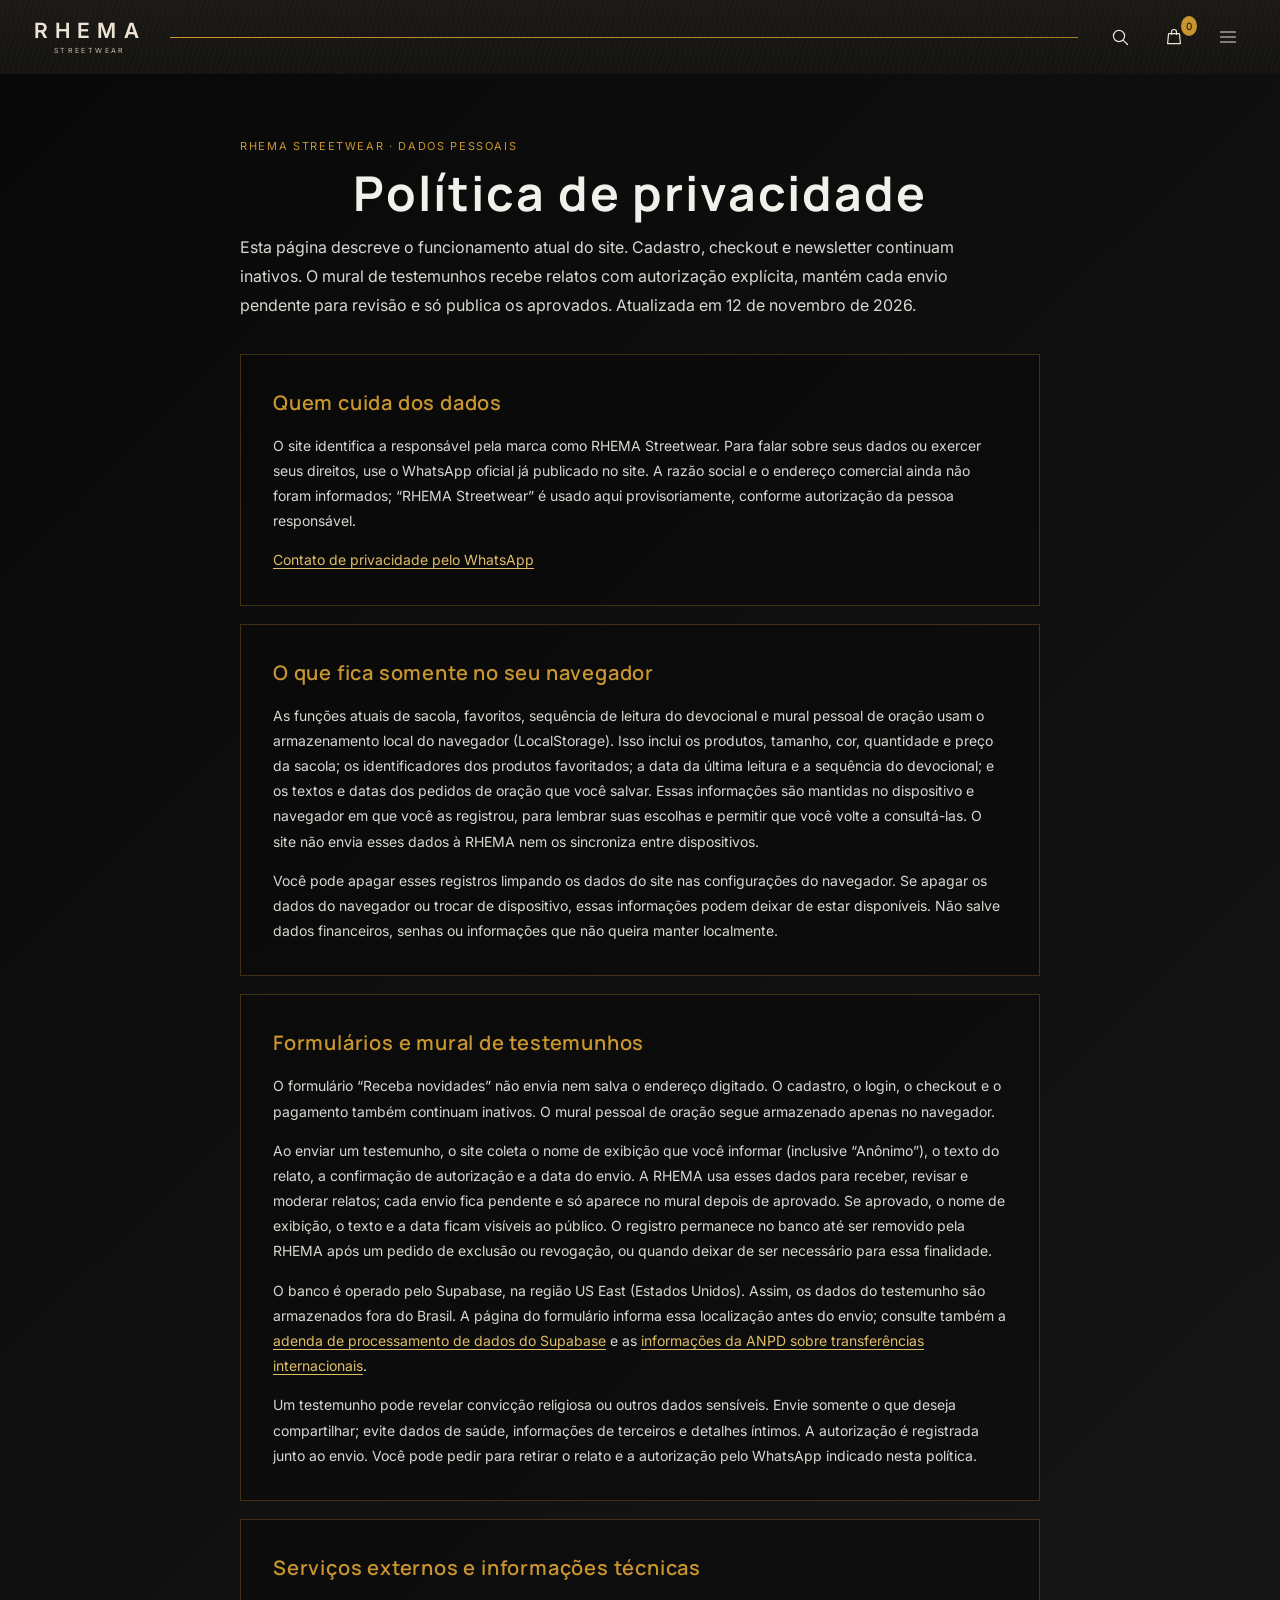
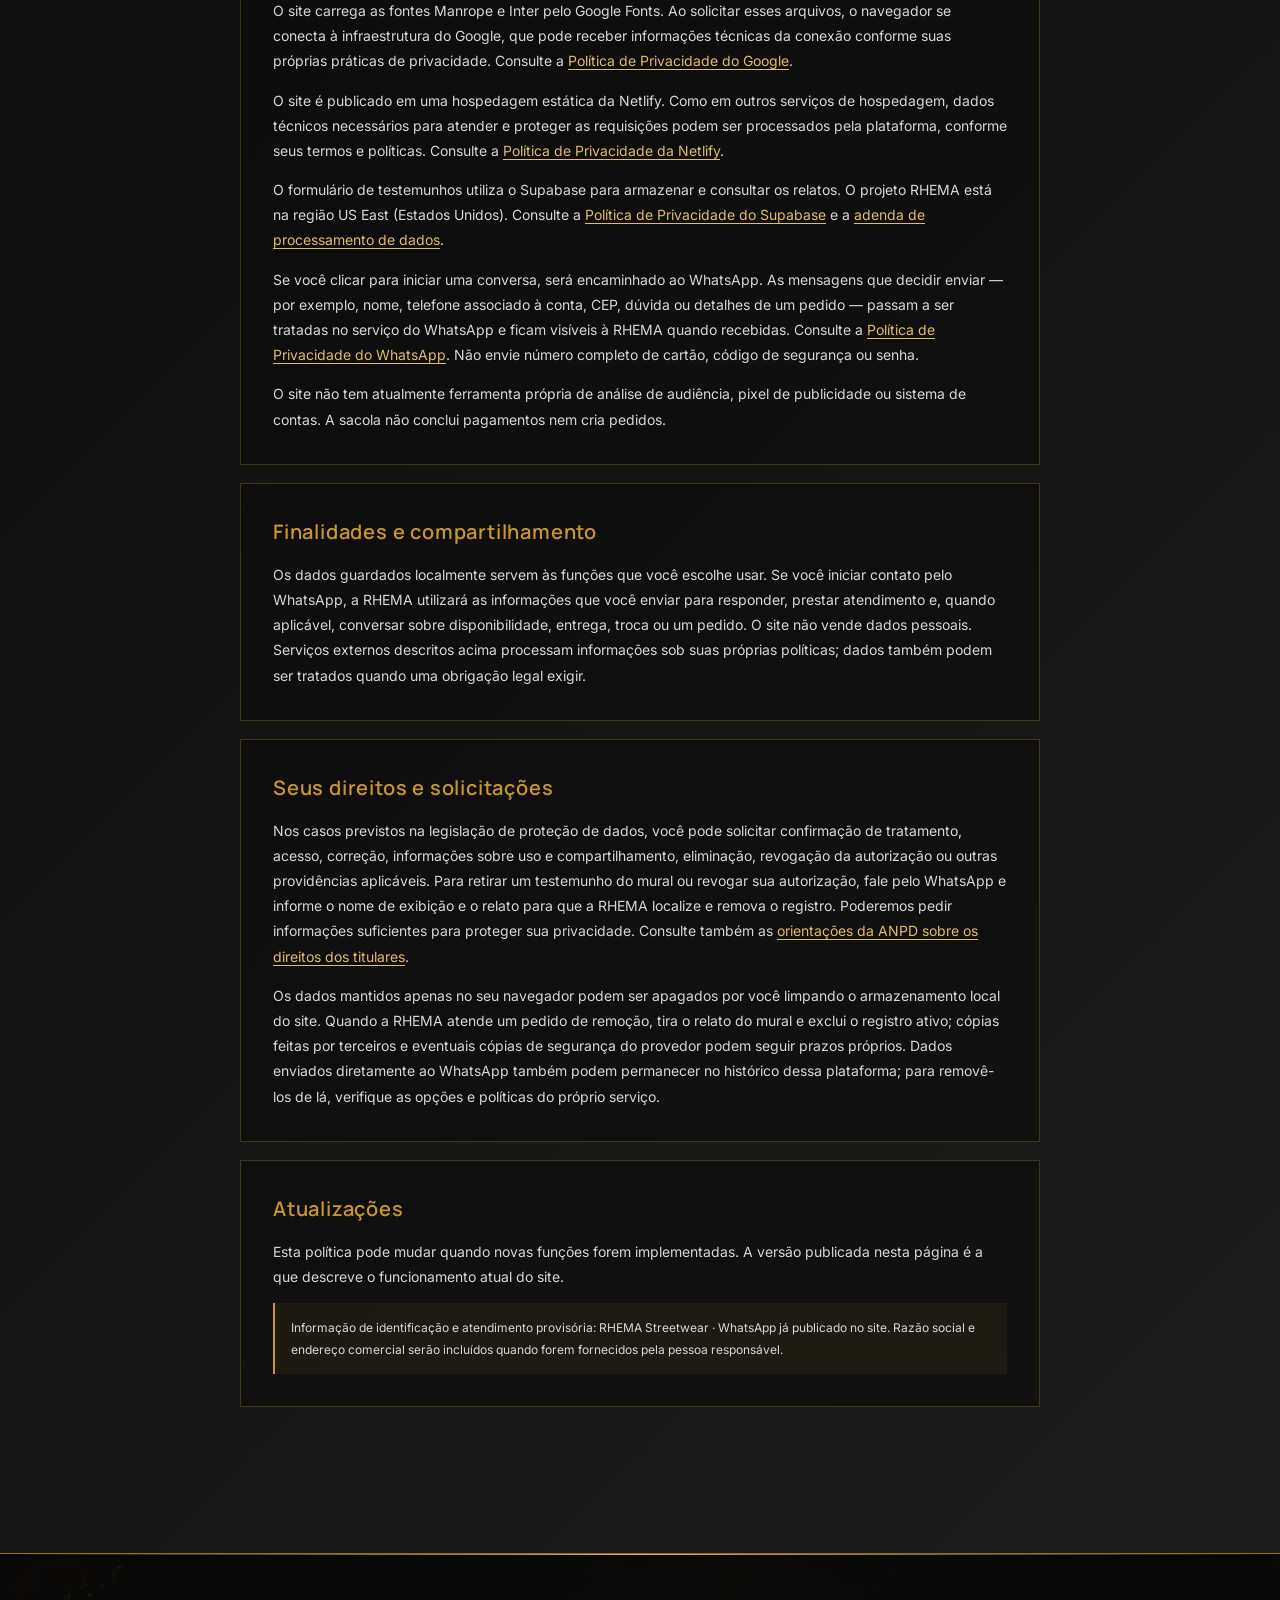
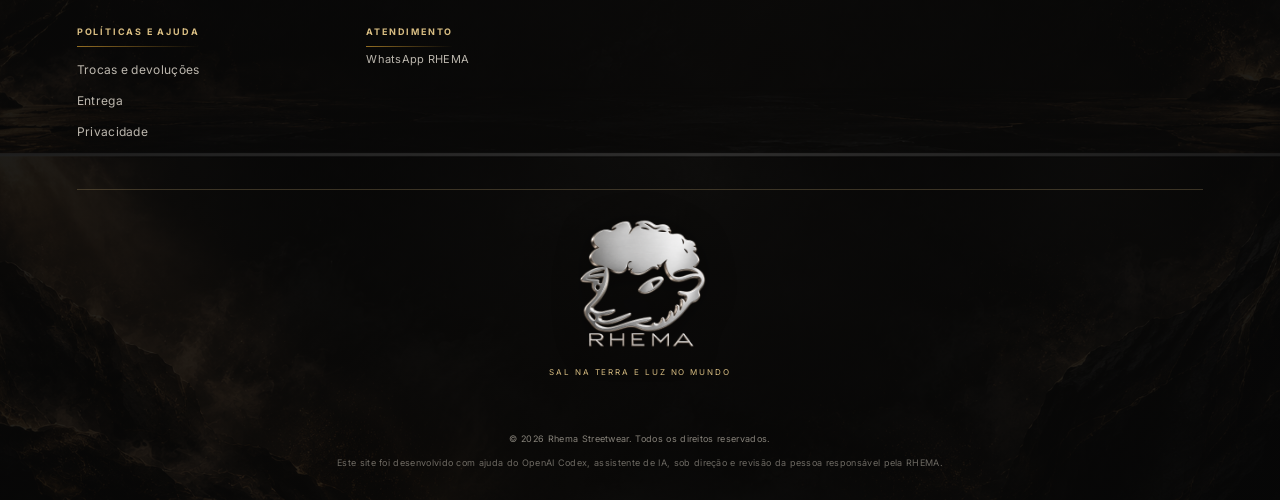
<file: privacidade.html>
<!DOCTYPE html>
<html lang="pt-BR">
<head>
  <meta charset="UTF-8">
  <meta name="viewport" content="width=device-width, initial-scale=1.0, viewport-fit=cover">
  <meta name="description" content="Saiba quais dados o site da RHEMA Streetwear utiliza e como solicitar seus direitos de privacidade.">
  <link rel="preconnect" href="https://fonts.googleapis.com">
  <link rel="preconnect" href="https://fonts.gstatic.com" crossorigin>
  <link href="https://fonts.googleapis.com/css2?family=Manrope:wght@400;500;600;700&family=Inter:wght@400;500;600&display=swap" rel="stylesheet">
  <title>Privacidade | RHEMA</title>
  <link rel="stylesheet" href="css/styles.css">
</head>
<body>
  <header class="site-header clothing-site-header">
  <a class="brand" href="index.html" aria-label="RHEMA, página inicial">
    <span class="clothing-brand-wordmark" aria-hidden="true">RHEMA</span>
    <span class="clothing-brand-caption" aria-hidden="true">Streetwear</span>
  </a>
  <span class="clothing-header-rule" aria-hidden="true"></span>
  <div class="header-actions" aria-label="Ações rápidas">
    <a class="header-action" href="catalogo.html#search-input" aria-label="Buscar produtos" title="Buscar">
      <svg viewBox="0 0 24 24" aria-hidden="true"><circle cx="10.8" cy="10.8" r="6.7"></circle><path d="m16 16 5 5"></path></svg>
    </a>
    <a class="header-action" href="carrinho.html" aria-label="Abrir sacola, 0 itens" title="Sacola">
      <svg viewBox="0 0 24 24" aria-hidden="true"><path d="M5.5 8h13l1.2 12H4.3L5.5 8Z"></path><path d="M9 9V6a3 3 0 0 1 6 0v3"></path></svg>
      <span class="cart-count" data-cart-count>0</span>
    </a>
    <button class="header-action clothing-menu-toggle" type="button" aria-label="Abrir menu" aria-expanded="false" aria-controls="clothing-menu-panel" title="Menu">
      <svg viewBox="0 0 24 24" aria-hidden="true"><path d="M3 6h18M3 12h18M3 18h18"></path></svg>
    </button>
  </div>
  <nav class="clothing-menu-panel clothing-menu-panel--organized" id="clothing-menu-panel" aria-label="Navegação principal" hidden>
    <div class="clothing-menu-group">
      <h2>Navegação</h2>
      <a href="index.html">Início</a>
      <a href="produtos.html">Roupas</a>
      <a href="catalogo.html">Catálogo completo</a>
      <a href="conta.html">Minha conta · prévia</a>
            <a href="sabedoria.html">Sabedoria &amp; Graça</a>
    </div>
    <div class="clothing-menu-group">
      <h2>Comprar por categoria</h2>
      <a href="catalogo.html?categoria=Camisetas#catalogo">Camisetas</a>
      <a href="catalogo.html?categoria=Cal%C3%A7as#catalogo">Calças</a>
      <a href="catalogo.html?categoria=Moletons#catalogo">Moletons</a>
      <a href="catalogo.html?categoria=Casacos#catalogo">Casacos</a>
      <a href="catalogo.html?categoria=Acess%C3%B3rios#catalogo">Acessórios</a>
    </div>
    <div class="clothing-menu-group">
      <h2>Explore e ajuda</h2>
      <a href="lifestyle.html">Lifestyle</a>
      <a href="sobre.html">Histórias</a>
      <a href="politicas.html#entrega">Entrega e trocas</a>
      <a href="privacidade.html" aria-current="page">Privacidade</a>
    </div>
  </nav>
</header>

  <main class="policy-page">
    <p class="eyebrow">RHEMA Streetwear · Dados pessoais</p>
    <h1>Política de privacidade</h1>
    <p class="policy-intro">Esta página descreve o funcionamento atual do site. Cadastro, checkout e newsletter continuam inativos. O mural de testemunhos recebe relatos com autorização explícita, mantém cada envio pendente para revisão e só publica os aprovados. Atualizada em 12 de novembro de 2026.</p>

    <section class="policy-section" aria-labelledby="controller-title">
      <h2 id="controller-title">Quem cuida dos dados</h2>
      <p>O site identifica a responsável pela marca como RHEMA Streetwear. Para falar sobre seus dados ou exercer seus direitos, use o WhatsApp oficial já publicado no site. A razão social e o endereço comercial ainda não foram informados; “RHEMA Streetwear” é usado aqui provisoriamente, conforme autorização da pessoa responsável.</p>
      <p><a href="https://wa.me/5551999218124" target="_blank" rel="noopener noreferrer">Contato de privacidade pelo WhatsApp</a></p>
    </section>

    <section class="policy-section" aria-labelledby="local-data-title">
      <h2 id="local-data-title">O que fica somente no seu navegador</h2>
      <p>As funções atuais de sacola, favoritos, sequência de leitura do devocional e mural pessoal de oração usam o armazenamento local do navegador (LocalStorage). Isso inclui os produtos, tamanho, cor, quantidade e preço da sacola; os identificadores dos produtos favoritados; a data da última leitura e a sequência do devocional; e os textos e datas dos pedidos de oração que você salvar. Essas informações são mantidas no dispositivo e navegador em que você as registrou, para lembrar suas escolhas e permitir que você volte a consultá-las. O site não envia esses dados à RHEMA nem os sincroniza entre dispositivos.</p>
      <p>Você pode apagar esses registros limpando os dados do site nas configurações do navegador. Se apagar os dados do navegador ou trocar de dispositivo, essas informações podem deixar de estar disponíveis. Não salve dados financeiros, senhas ou informações que não queira manter localmente.</p>
    </section>

    <section class="policy-section" aria-labelledby="forms-title">
      <h2 id="forms-title">Formulários e mural de testemunhos</h2>
      <p>O formulário “Receba novidades” não envia nem salva o endereço digitado. O cadastro, o login, o checkout e o pagamento também continuam inativos. O mural pessoal de oração segue armazenado apenas no navegador.</p>
      <p>Ao enviar um testemunho, o site coleta o nome de exibição que você informar (inclusive “Anônimo”), o texto do relato, a confirmação de autorização e a data do envio. A RHEMA usa esses dados para receber, revisar e moderar relatos; cada envio fica pendente e só aparece no mural depois de aprovado. Se aprovado, o nome de exibição, o texto e a data ficam visíveis ao público. O registro permanece no banco até ser removido pela RHEMA após um pedido de exclusão ou revogação, ou quando deixar de ser necessário para essa finalidade.</p>
      <p>O banco é operado pelo Supabase, na região US East (Estados Unidos). Assim, os dados do testemunho são armazenados fora do Brasil. A página do formulário informa essa localização antes do envio; consulte também a <a href="https://supabase.com/legal/customer-resources/data-processing-addendum" target="_blank" rel="noopener noreferrer">adenda de processamento de dados do Supabase</a> e as <a href="https://www.gov.br/anpd/pt-br/assuntos/assuntos-internacionais/transferencia-internacional-de-dados" target="_blank" rel="noopener noreferrer">informações da ANPD sobre transferências internacionais</a>.</p>
      <p>Um testemunho pode revelar convicção religiosa ou outros dados sensíveis. Envie somente o que deseja compartilhar; evite dados de saúde, informações de terceiros e detalhes íntimos. A autorização é registrada junto ao envio. Você pode pedir para retirar o relato e a autorização pelo WhatsApp indicado nesta política.</p>
    </section>

    <section class="policy-section" aria-labelledby="third-party-title">
      <h2 id="third-party-title">Serviços externos e informações técnicas</h2>
      <p>O site carrega as fontes Manrope e Inter pelo Google Fonts. Ao solicitar esses arquivos, o navegador se conecta à infraestrutura do Google, que pode receber informações técnicas da conexão conforme suas próprias práticas de privacidade. Consulte a <a href="https://policies.google.com/privacy" target="_blank" rel="noopener noreferrer">Política de Privacidade do Google</a>.</p>
      <p>O site é publicado em uma hospedagem estática da Netlify. Como em outros serviços de hospedagem, dados técnicos necessários para atender e proteger as requisições podem ser processados pela plataforma, conforme seus termos e políticas. Consulte a <a href="https://www.netlify.com/privacy/" target="_blank" rel="noopener noreferrer">Política de Privacidade da Netlify</a>.</p>
      <p>O formulário de testemunhos utiliza o Supabase para armazenar e consultar os relatos. O projeto RHEMA está na região US East (Estados Unidos). Consulte a <a href="https://supabase.com/privacy" target="_blank" rel="noopener noreferrer">Política de Privacidade do Supabase</a> e a <a href="https://supabase.com/legal/customer-resources/data-processing-addendum" target="_blank" rel="noopener noreferrer">adenda de processamento de dados</a>.</p>
      <p>Se você clicar para iniciar uma conversa, será encaminhado ao WhatsApp. As mensagens que decidir enviar — por exemplo, nome, telefone associado à conta, CEP, dúvida ou detalhes de um pedido — passam a ser tratadas no serviço do WhatsApp e ficam visíveis à RHEMA quando recebidas. Consulte a <a href="https://www.whatsapp.com/legal/privacy-policy" target="_blank" rel="noopener noreferrer">Política de Privacidade do WhatsApp</a>. Não envie número completo de cartão, código de segurança ou senha.</p>
      <p>O site não tem atualmente ferramenta própria de análise de audiência, pixel de publicidade ou sistema de contas. A sacola não conclui pagamentos nem cria pedidos.</p>
    </section>

    <section class="policy-section" aria-labelledby="purposes-title">
      <h2 id="purposes-title">Finalidades e compartilhamento</h2>
      <p>Os dados guardados localmente servem às funções que você escolhe usar. Se você iniciar contato pelo WhatsApp, a RHEMA utilizará as informações que você enviar para responder, prestar atendimento e, quando aplicável, conversar sobre disponibilidade, entrega, troca ou um pedido. O site não vende dados pessoais. Serviços externos descritos acima processam informações sob suas próprias políticas; dados também podem ser tratados quando uma obrigação legal exigir.</p>
    </section>

    <section class="policy-section" aria-labelledby="rights-title">
      <h2 id="rights-title">Seus direitos e solicitações</h2>
      <p>Nos casos previstos na legislação de proteção de dados, você pode solicitar confirmação de tratamento, acesso, correção, informações sobre uso e compartilhamento, eliminação, revogação da autorização ou outras providências aplicáveis. Para retirar um testemunho do mural ou revogar sua autorização, fale pelo WhatsApp e informe o nome de exibição e o relato para que a RHEMA localize e remova o registro. Poderemos pedir informações suficientes para proteger sua privacidade. Consulte também as <a href="https://www.gov.br/anpd/pt-br/assuntos/titular-de-dados/direito-dos-titulares" target="_blank" rel="noopener noreferrer">orientações da ANPD sobre os direitos dos titulares</a>.</p>
      <p>Os dados mantidos apenas no seu navegador podem ser apagados por você limpando o armazenamento local do site. Quando a RHEMA atende um pedido de remoção, tira o relato do mural e exclui o registro ativo; cópias feitas por terceiros e eventuais cópias de segurança do provedor podem seguir prazos próprios. Dados enviados diretamente ao WhatsApp também podem permanecer no histórico dessa plataforma; para removê-los de lá, verifique as opções e políticas do próprio serviço.</p>
    </section>

    <section class="policy-section" aria-labelledby="changes-title">
      <h2 id="changes-title">Atualizações</h2>
      <p>Esta política pode mudar quando novas funções forem implementadas. A versão publicada nesta página é a que descreve o funcionamento atual do site.</p>
      <p class="policy-note">Informação de identificação e atendimento provisória: RHEMA Streetwear · WhatsApp já publicado no site. Razão social e endereço comercial serão incluídos quando forem fornecidos pela pessoa responsável.</p>
    </section>
  </main>

  <footer class="site-footer site-footer-compact">
    <div class="footer-help-links"><h2>Políticas e ajuda</h2><a href="politicas.html#trocas-devolucoes">Trocas e devoluções</a><a href="politicas.html#entrega">Entrega</a><a href="privacidade.html">Privacidade</a></div>
    <div class="footer-contact"><h2>Atendimento</h2><a href="https://wa.me/5551999218124" target="_blank" rel="noopener noreferrer">WhatsApp RHEMA</a></div>
    <div class="footer-brand"><a class="footer-brand-link" href="index.html" aria-label="Página inicial da RHEMA"><img src="imagens/logo-rhema-claro.png" alt="RHEMA" class="footer-logo"></a><p>Sal na terra e luz no mundo</p></div>
    <p class="footer-legal">&copy; 2026 Rhema Streetwear. Todos os direitos reservados.</p>
    <p class="footer-credit">Este site foi desenvolvido com ajuda do OpenAI Codex, assistente de IA, sob direção e revisão da pessoa responsável pela RHEMA.</p>
  </footer>
  <script src="js/main.js"></script>
</body>
</html>
</file>
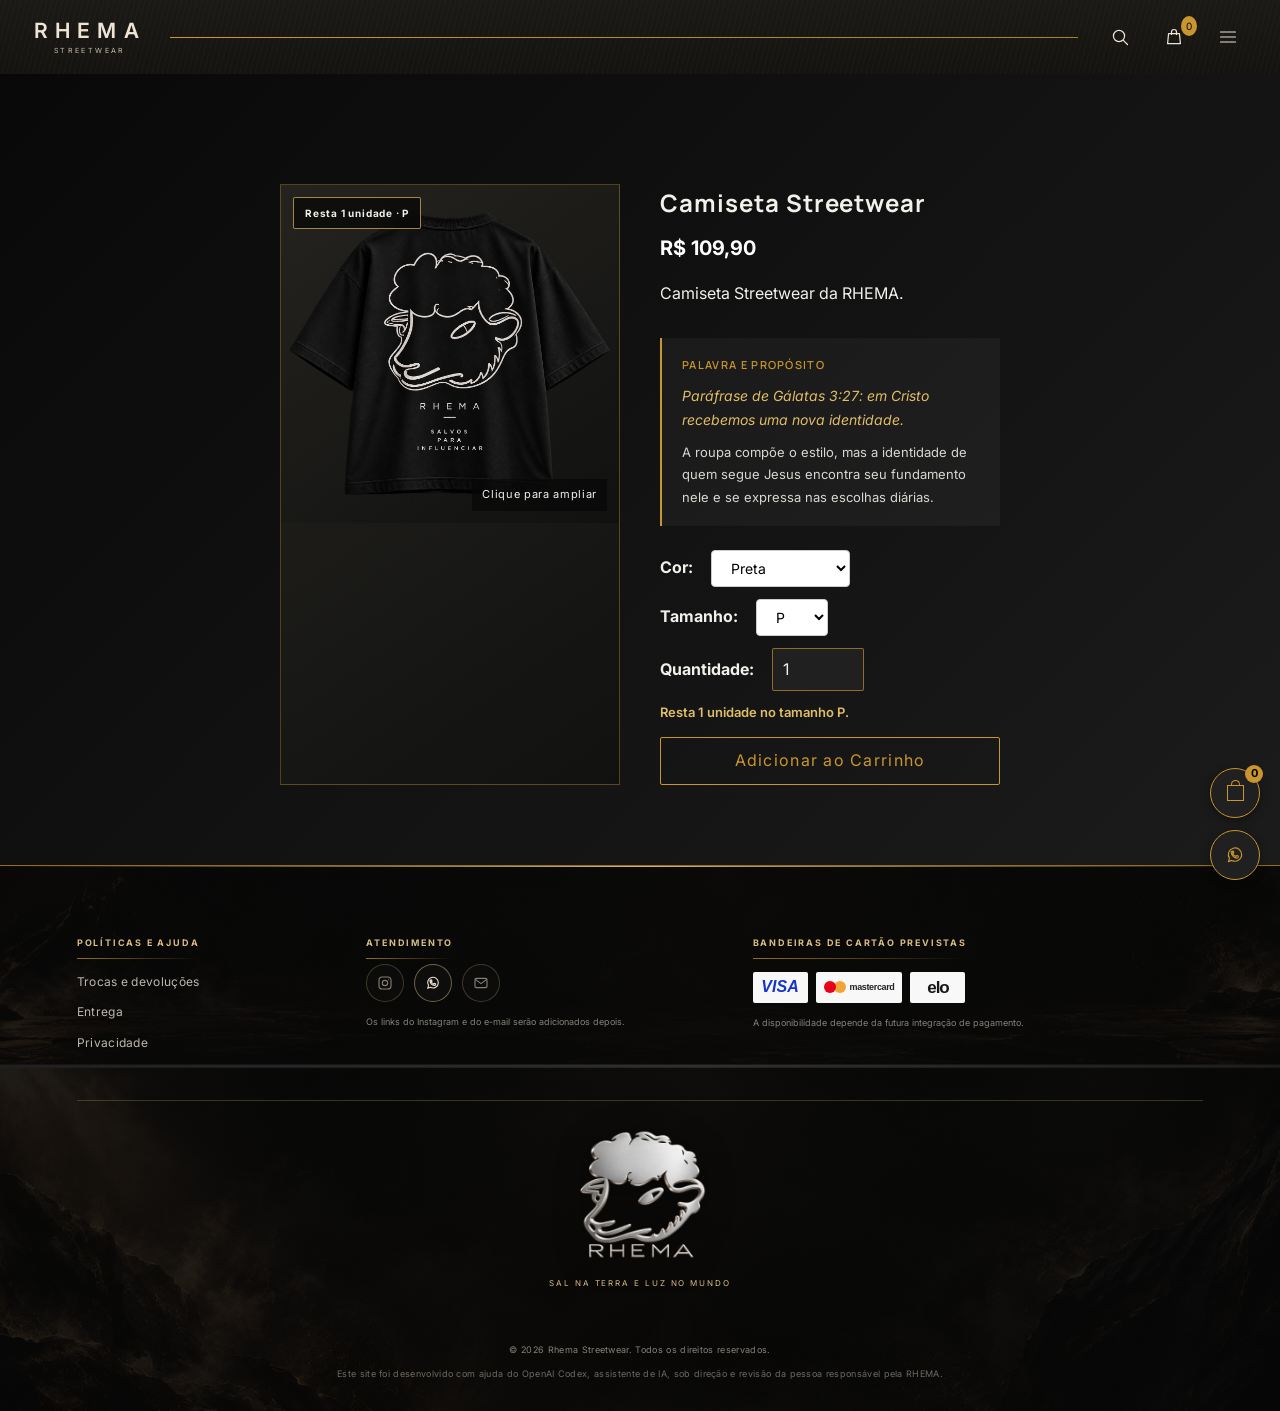
<file: produto.html>
<!DOCTYPE html>
<html lang="pt-BR">
<head>
  <meta charset="UTF-8">
  <meta name="viewport" content="width=device-width, initial-scale=1.0, viewport-fit=cover">
  <link rel="preconnect" href="https://fonts.googleapis.com">
  <link rel="preconnect" href="https://fonts.gstatic.com" crossorigin>
  <link href="https://fonts.googleapis.com/css2?family=Manrope:wght@400;500;600;700&family=Inter:wght@400;500;600&display=swap" rel="stylesheet">
  <title>Produto | RHEMA</title>
  <link rel="stylesheet" href="css/styles.css?v=20261113-zoom-fix">
</head>
<body>
  <header class="site-header clothing-site-header">
  <a class="brand" href="index.html" aria-label="RHEMA, página inicial">
    <span class="clothing-brand-wordmark" aria-hidden="true">RHEMA</span>
    <span class="clothing-brand-caption" aria-hidden="true">Streetwear</span>
  </a>
  <span class="clothing-header-rule" aria-hidden="true"></span>
  <div class="header-actions" aria-label="Ações rápidas">
    <a class="header-action" href="catalogo.html#search-input" aria-label="Buscar produtos" title="Buscar">
      <svg viewBox="0 0 24 24" aria-hidden="true"><circle cx="10.8" cy="10.8" r="6.7"></circle><path d="m16 16 5 5"></path></svg>
    </a>
    <a class="header-action" href="carrinho.html" aria-label="Abrir sacola, 0 itens" title="Sacola">
      <svg viewBox="0 0 24 24" aria-hidden="true"><path d="M5.5 8h13l1.2 12H4.3L5.5 8Z"></path><path d="M9 9V6a3 3 0 0 1 6 0v3"></path></svg>
      <span class="cart-count" data-cart-count>0</span>
    </a>
    <button class="header-action clothing-menu-toggle" type="button" aria-label="Abrir menu" aria-expanded="false" aria-controls="clothing-menu-panel" title="Menu">
      <svg viewBox="0 0 24 24" aria-hidden="true"><path d="M3 6h18M3 12h18M3 18h18"></path></svg>
    </button>
  </div>
  <nav class="clothing-menu-panel clothing-menu-panel--organized" id="clothing-menu-panel" aria-label="Navegação principal" hidden>
    <div class="clothing-menu-group">
      <h2>Navegação</h2>
      <a href="index.html">Início</a>
      <a href="produtos.html">Roupas</a>
      <a href="catalogo.html">Catálogo completo</a>
      <a href="conta.html">Minha conta · prévia</a>
            <a href="sabedoria.html">Sabedoria &amp; Graça</a>
    </div>
    <div class="clothing-menu-group">
      <h2>Comprar por categoria</h2>
      <a href="catalogo.html?categoria=Camisetas#catalogo">Camisetas</a>
      <a href="catalogo.html?categoria=Cal%C3%A7as#catalogo">Calças</a>
      <a href="catalogo.html?categoria=Moletons#catalogo">Moletons</a>
      <a href="catalogo.html?categoria=Casacos#catalogo">Casacos</a>
      <a href="catalogo.html?categoria=Acess%C3%B3rios#catalogo">Acessórios</a>
    </div>
    <div class="clothing-menu-group">
      <h2>Explore e ajuda</h2>
      <a href="lifestyle.html">Lifestyle</a>
      <a href="sobre.html">Histórias</a>
      <a href="politicas.html#entrega">Entrega e trocas</a>
      <a href="privacidade.html">Privacidade</a>
    </div>
  </nav>
</header>

  <main>
    <div class="product-detail">
      <div class="product-gallery-large">
        <button class="zoom-trigger zoom-trigger-large" id="abrir-zoom-produto" type="button" aria-label="Ampliar imagem do produto" hidden>
          <img id="imagem-principal" alt="" hidden>
          <span class="stock-badge" id="badge-esgotado-produto" hidden>ESGOTADO</span>
          <span class="zoom-hint">Clique para ampliar</span>
        </button>
        <p id="galeria-sem-fotos" class="gallery-empty" hidden>As fotos deste produto ainda não foram adicionadas.</p>
        <div class="thumbnails" id="miniaturas-produto" role="group" aria-label="Fotos do produto" hidden></div>
      </div>

        <div class="product-info">
        <h1 id="produto-nome">Camiseta Streetwear</h1>
        <p class="product-price" id="produto-preco">R$ 109,90</p>
        <p class="product-description" id="produto-descricao">
          Camiseta Streetwear da RHEMA.
        </p>

        <section class="product-faith" id="produto-conteudo-fe" aria-labelledby="produto-conteudo-fe-titulo" hidden>
          <h2 id="produto-conteudo-fe-titulo">Palavra e propósito</h2>
          <p class="product-versiculo" id="produto-versiculo"></p>
          <p class="product-significado" id="produto-significado"></p>
        </section>

        <div class="product-options">
          <div class="product-option" id="opcao-cor" hidden>
            <label for="cor-produto">Cor:</label>
            <select id="cor-produto"></select>
          </div>
          <div class="product-option">
            <label for="tamanho">Tamanho:</label>
            <select id="tamanho">
              <option>P</option>
              <option>M</option>
              <option>G</option>
              <option>GG</option>
            </select>
          </div>
          <div class="product-option quantity-option">
            <label for="quantidade-produto">Quantidade:</label>
            <input id="quantidade-produto" type="number" min="1" step="1" value="1" inputmode="numeric">
          </div>
        </div>
        <p class="product-stock-status" id="estoque-produto" aria-live="polite"></p>

        <button class="btn btn-cart">Adicionar ao Carrinho</button>
      </div>
    </div>
  </main>

  <footer class="site-footer site-footer-compact">
    <div class="footer-help-links">
      <h2>Políticas e ajuda</h2>
      <a href="politicas.html#trocas-devolucoes">Trocas e devoluções</a>
      <a href="politicas.html#entrega">Entrega</a>
      <a href="privacidade.html">Privacidade</a>
    </div>
    <div class="footer-contact">
      <h2>Atendimento</h2>
      <div class="footer-social-list" role="group" aria-label="Redes sociais e contato da RHEMA">
        <span class="footer-social-pending" role="img" aria-label="Instagram. Link oficial será adicionado depois" title="Adicionar o perfil oficial depois"><svg viewBox="0 0 24 24" aria-hidden="true"><rect x="3" y="3" width="18" height="18" rx="5"/><circle cx="12" cy="12" r="4"/><circle class="icon-dot" cx="17.5" cy="6.5" r=".8"/></svg></span>
        <a class="footer-social-link" href="https://wa.me/5551999218124" target="_blank" rel="noopener noreferrer" aria-label="Falar com a RHEMA pelo WhatsApp"><svg viewBox="0 0 24 24" aria-hidden="true"><path d="M20 11.5a8 8 0 0 1-11.8 7L4 20l1.4-4A8 8 0 1 1 20 11.5Z"/><path d="M9 9.2c.4 2.1 2 3.8 4.1 4.4l1-1 1.8.7-.2 1.7c-.1.5-.6.8-1.1.8-3.7-.4-6.8-3.4-7.2-7.1 0-.5.3-1 .8-1.1l1.7-.2.7 1.8-1 .9Z"/></svg></a>
        <span class="footer-social-pending" role="img" aria-label="E-mail. Endereço oficial será adicionado depois" title="Adicionar o e-mail oficial depois"><svg viewBox="0 0 24 24" aria-hidden="true"><rect x="3" y="5" width="18" height="14" rx="2"/><path d="m4 7 8 6 8-6"/></svg></span>
      </div>
      <p class="footer-contact-note">Os links do Instagram e do e-mail serão adicionados depois.</p>
    </div>
    <div class="footer-payments">
      <h2>Bandeiras de cartão previstas</h2>
      <div class="footer-payment-logos" role="group" aria-label="Visa, Mastercard e Elo"><span class="payment-logo payment-visa" role="img" aria-label="Visa">VISA</span><span class="payment-logo payment-mastercard" role="img" aria-label="Mastercard"><span class="mastercard-symbol" aria-hidden="true"></span><span>mastercard</span></span><span class="payment-logo payment-elo" role="img" aria-label="Elo">elo</span></div>
      <p class="footer-payment-note">A disponibilidade depende da futura integração de pagamento.</p>
    </div>
    <div class="footer-brand"><a class="footer-brand-link" href="index.html" aria-label="Página inicial da RHEMA"><img src="imagens/logo-rhema-claro.png" alt="RHEMA" class="footer-logo"></a><p>Sal na terra e luz no mundo</p></div>
    <p class="footer-legal">&copy; 2026 Rhema Streetwear. Todos os direitos reservados.</p>
    <p class="footer-credit">Este site foi desenvolvido com ajuda do OpenAI Codex, assistente de IA, sob direção e revisão da pessoa responsável pela RHEMA.</p>
  </footer>
  <div class="floating-buttons">
  <a href="carrinho.html" class="fab fab-cart" aria-label="Ver carrinho">
    <span class="icon-bag" aria-hidden="true"></span>
    <span class="fab-badge" id="fab-cart-count">0</span>
  </a>
  <button class="fab fab-top" id="fab-top" aria-label="Voltar ao topo">↑</button>
  <a href="https://wa.me/5551999218124" class="fab fab-whatsapp" target="_blank" rel="noopener noreferrer" aria-label="Falar no WhatsApp">
    <svg class="fab-chat-icon" viewBox="0 0 24 24" aria-hidden="true"><path d="M20 11.5a8 8 0 0 1-11.8 7L4 20l1.4-4A8 8 0 1 1 20 11.5Z"/><path d="M9 9.2c.4 2.1 2 3.8 4.1 4.4l1-1 1.8.7-.2 1.7c-.1.5-.6.8-1.1.8-3.7-.4-6.8-3.4-7.2-7.1 0-.5.3-1 .8-1.1l1.7-.2.7 1.8-1 .9Z"/></svg>
  </a>
</div>
  <div class="rhema-cart-toast" role="status" aria-live="polite" aria-atomic="true">
    <span class="rhema-cart-toast-icon" aria-hidden="true"><svg viewBox="0 0 24 24" focusable="false"><circle cx="12" cy="12" r="9"></circle><path d="m8 12.2 2.6 2.6 5.5-5.6"></path></svg></span>
    <span class="rhema-cart-toast-copy"><strong>Adicionado ao carrinho</strong><span class="rhema-cart-toast-detail"></span></span>
  </div>
  <script src="js/main.js?v=20261113-zoom-fix"></script>
</body>
</html>
</file>
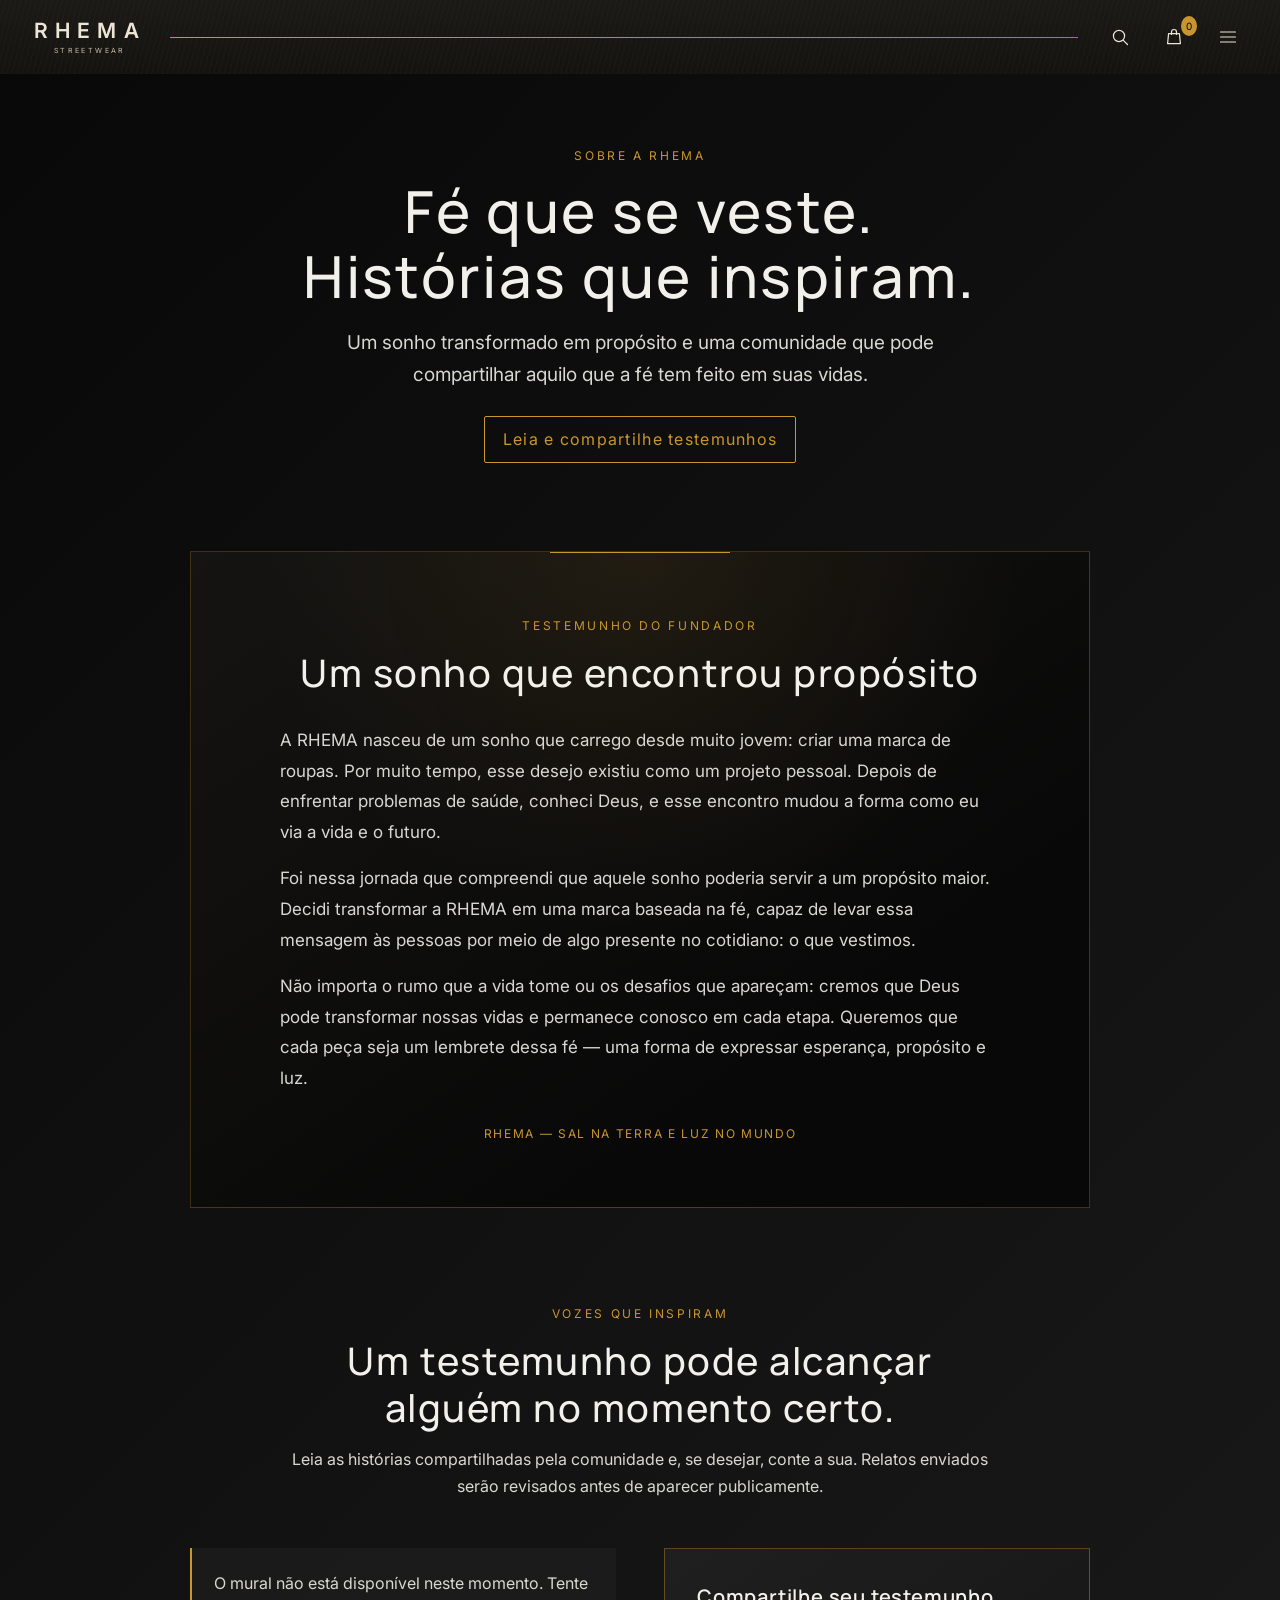
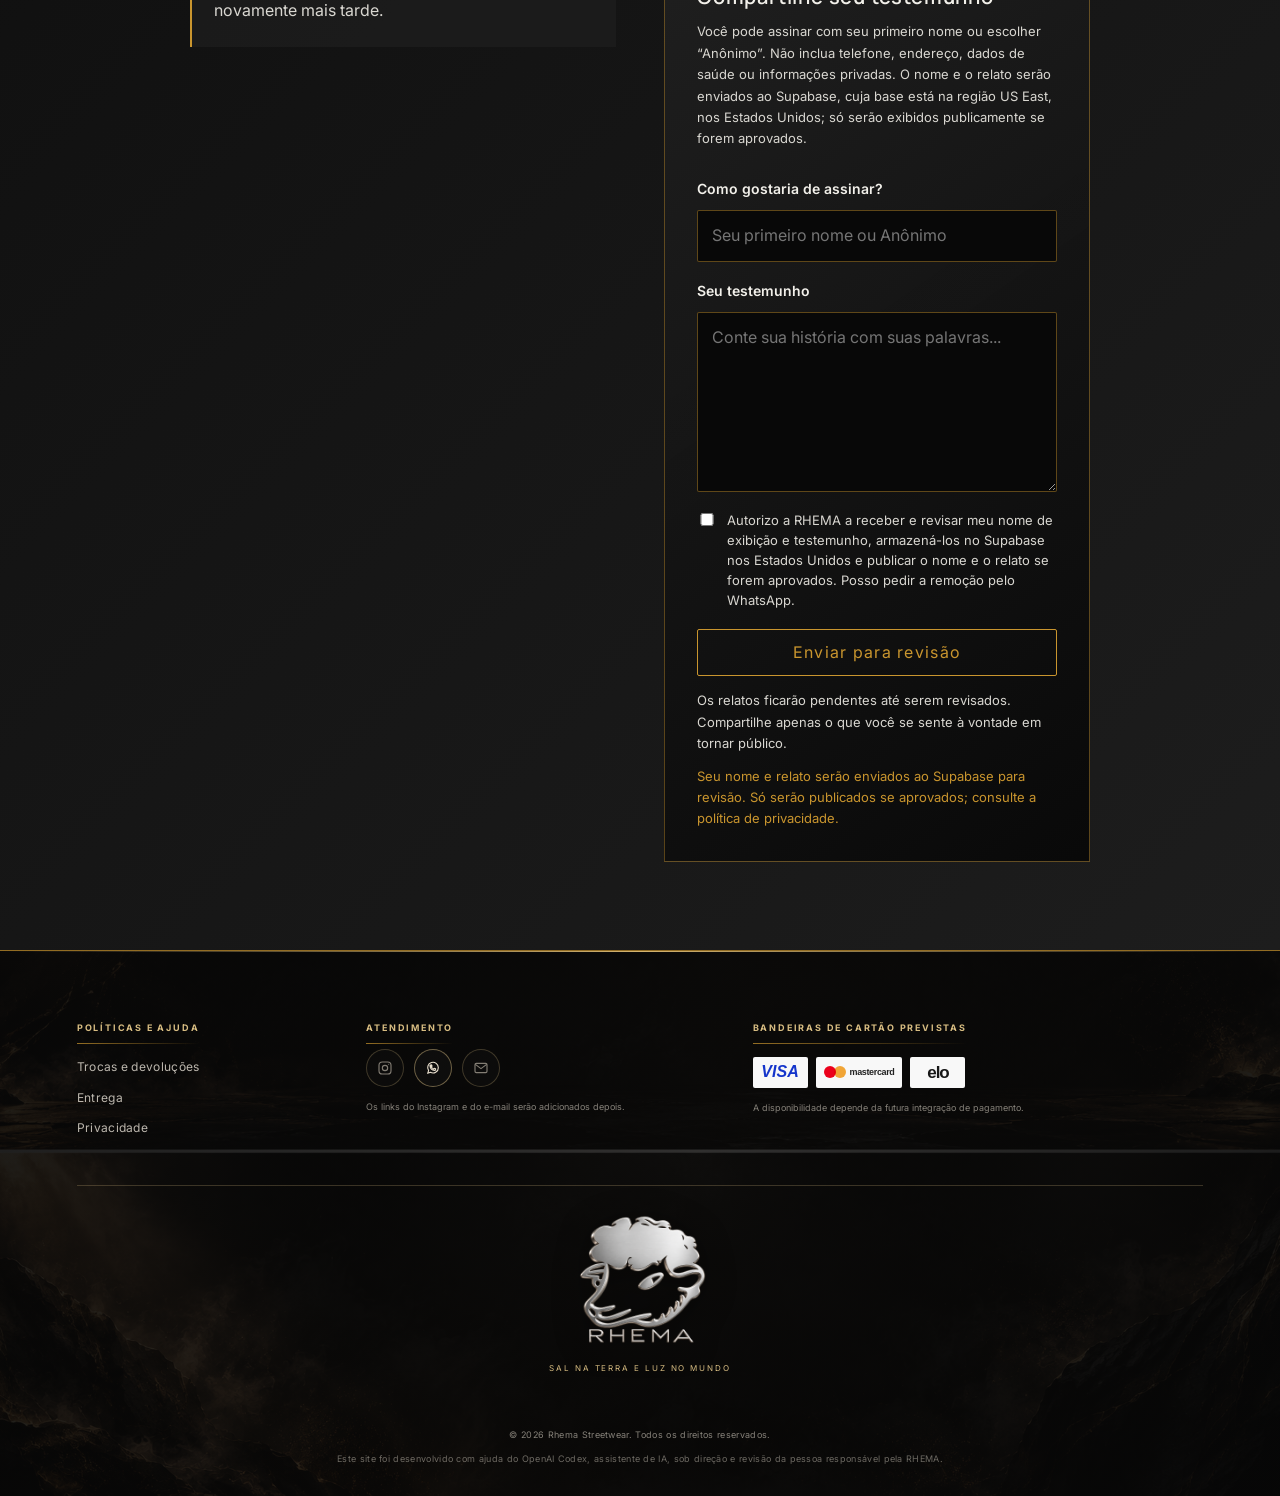
<file: sobre.html>
<!DOCTYPE html>
<html lang="pt-BR">
<head>
  <meta charset="UTF-8">
  <meta name="viewport" content="width=device-width, initial-scale=1.0, viewport-fit=cover">
  <meta name="description" content="Conheça a história de fé e propósito da RHEMA e leia testemunhos que inspiram outras pessoas.">
  <link rel="preconnect" href="https://fonts.googleapis.com">
  <link rel="preconnect" href="https://fonts.gstatic.com" crossorigin>
  <link href="https://fonts.googleapis.com/css2?family=Manrope:wght@400;500;600;700&family=Inter:wght@400;500;600&display=swap" rel="stylesheet">
  <title>Sobre a RHEMA | Fé, histórias e propósito</title>
  <link rel="stylesheet" href="css/styles.css">
</head>
<body class="about-page">
  <header class="site-header clothing-site-header">
  <a class="brand" href="index.html" aria-label="RHEMA, página inicial">
    <span class="clothing-brand-wordmark" aria-hidden="true">RHEMA</span>
    <span class="clothing-brand-caption" aria-hidden="true">Streetwear</span>
  </a>
  <span class="clothing-header-rule" aria-hidden="true"></span>
  <div class="header-actions" aria-label="Ações rápidas">
    <a class="header-action" href="catalogo.html#search-input" aria-label="Buscar produtos" title="Buscar">
      <svg viewBox="0 0 24 24" aria-hidden="true"><circle cx="10.8" cy="10.8" r="6.7"></circle><path d="m16 16 5 5"></path></svg>
    </a>
    <a class="header-action" href="carrinho.html" aria-label="Abrir sacola, 0 itens" title="Sacola">
      <svg viewBox="0 0 24 24" aria-hidden="true"><path d="M5.5 8h13l1.2 12H4.3L5.5 8Z"></path><path d="M9 9V6a3 3 0 0 1 6 0v3"></path></svg>
      <span class="cart-count" data-cart-count>0</span>
    </a>
    <button class="header-action clothing-menu-toggle" type="button" aria-label="Abrir menu" aria-expanded="false" aria-controls="clothing-menu-panel" title="Menu">
      <svg viewBox="0 0 24 24" aria-hidden="true"><path d="M3 6h18M3 12h18M3 18h18"></path></svg>
    </button>
  </div>
  <nav class="clothing-menu-panel clothing-menu-panel--organized" id="clothing-menu-panel" aria-label="Navegação principal" hidden>
    <div class="clothing-menu-group">
      <h2>Navegação</h2>
      <a href="index.html">Início</a>
      <a href="produtos.html">Roupas</a>
      <a href="catalogo.html">Catálogo completo</a>
      <a href="conta.html">Minha conta · prévia</a>
            <a href="sabedoria.html">Sabedoria &amp; Graça</a>
    </div>
    <div class="clothing-menu-group">
      <h2>Comprar por categoria</h2>
      <a href="catalogo.html?categoria=Camisetas#catalogo">Camisetas</a>
      <a href="catalogo.html?categoria=Cal%C3%A7as#catalogo">Calças</a>
      <a href="catalogo.html?categoria=Moletons#catalogo">Moletons</a>
      <a href="catalogo.html?categoria=Casacos#catalogo">Casacos</a>
      <a href="catalogo.html?categoria=Acess%C3%B3rios#catalogo">Acessórios</a>
    </div>
    <div class="clothing-menu-group">
      <h2>Explore e ajuda</h2>
      <a href="lifestyle.html">Lifestyle</a>
      <a href="sobre.html" aria-current="page">Histórias</a>
      <a href="politicas.html#entrega">Entrega e trocas</a>
      <a href="privacidade.html">Privacidade</a>
    </div>
  </nav>
</header>

  <main class="about-main">
    <section class="about-hero" aria-labelledby="about-title">
      <p class="brand-story-kicker">Sobre a RHEMA</p>
      <h1 id="about-title">Fé que se veste. Histórias que inspiram.</h1>
      <p>Um sonho transformado em propósito e uma comunidade que pode compartilhar aquilo que a fé tem feito em suas vidas.</p>
      <a class="btn btn-small" href="#testemunhos">Leia e compartilhe testemunhos</a>
    </section>

    <section class="brand-story" id="historia" aria-labelledby="brand-story-title">
      <div class="brand-story-content">
        <p class="brand-story-kicker">Testemunho do fundador</p>
        <h2 id="brand-story-title">Um sonho que encontrou propósito</h2>
        <div class="brand-story-copy">
          <p>A RHEMA nasceu de um sonho que carrego desde muito jovem: criar uma marca de roupas. Por muito tempo, esse desejo existiu como um projeto pessoal. Depois de enfrentar problemas de saúde, conheci Deus, e esse encontro mudou a forma como eu via a vida e o futuro.</p>
          <p>Foi nessa jornada que compreendi que aquele sonho poderia servir a um propósito maior. Decidi transformar a RHEMA em uma marca baseada na fé, capaz de levar essa mensagem às pessoas por meio de algo presente no cotidiano: o que vestimos.</p>
          <p>Não importa o rumo que a vida tome ou os desafios que apareçam: cremos que Deus pode transformar nossas vidas e permanece conosco em cada etapa. Queremos que cada peça seja um lembrete dessa fé — uma forma de expressar esperança, propósito e luz.</p>
        </div>
        <p class="brand-story-signature">RHEMA — Sal na terra e luz no mundo</p>
      </div>
    </section>

    <section class="testimony-wall" id="testemunhos" aria-labelledby="testimony-title">
      <div class="testimony-heading">
        <p class="brand-story-kicker">Vozes que inspiram</p>
        <h2 id="testimony-title">Um testemunho pode alcançar alguém no momento certo.</h2>
        <p>Leia as histórias compartilhadas pela comunidade e, se desejar, conte a sua. Relatos enviados serão revisados antes de aparecer publicamente.</p>
      </div>

      <div class="testimony-feed" id="testimony-feed" aria-live="polite" aria-busy="false">
        <p class="testimony-feed-status" id="testimony-feed-status" role="status">Carregando os testemunhos publicados pela comunidade...</p>
      </div>

      <form class="testimony-form" id="testimony-form">
        <h3>Compartilhe seu testemunho</h3>
        <p class="testimony-form-intro">Você pode assinar com seu primeiro nome ou escolher “Anônimo”. Não inclua telefone, endereço, dados de saúde ou informações privadas. O nome e o relato serão enviados ao Supabase, cuja base está na região US East, nos Estados Unidos; só serão exibidos publicamente se forem aprovados.</p>

        <fieldset class="testimony-fields" id="testimony-fields" disabled>
          <label for="testimony-name">Como gostaria de assinar?</label>
          <input id="testimony-name" name="display_name" type="text" maxlength="50" autocomplete="name" placeholder="Seu primeiro nome ou Anônimo" required>

          <label for="testimony-content">Seu testemunho</label>
          <textarea id="testimony-content" name="testimony" rows="6" minlength="20" maxlength="1200" aria-describedby="testimony-consent-note" placeholder="Conte sua história com suas palavras..." required></textarea>

          <label class="testimony-consent">
            <input id="testimony-consent" name="consent" type="checkbox" required>
            <span>Autorizo a RHEMA a receber e revisar meu nome de exibição e testemunho, armazená-los no Supabase nos Estados Unidos e publicar o nome e o relato se forem aprovados. Posso pedir a remoção pelo WhatsApp.</span>
          </label>

          <button class="btn btn-primary" type="submit">Enviar para revisão</button>
        </fieldset>

        <p class="testimony-consent-note" id="testimony-consent-note">Os relatos ficarão pendentes até serem revisados. Compartilhe apenas o que você se sente à vontade em tornar público.</p>
        <p class="testimony-form-status" id="testimony-form-status" role="status" aria-live="polite">O formulário precisa de JavaScript para enviar o relato com segurança.</p>
      </form>
    </section>
  </main>

  <footer class="site-footer site-footer-compact">
    <div class="footer-help-links">
      <h2>Políticas e ajuda</h2>
      <a href="politicas.html#trocas-devolucoes">Trocas e devoluções</a>
      <a href="politicas.html#entrega">Entrega</a>
      <a href="privacidade.html">Privacidade</a>
    </div>
    <div class="footer-contact">
      <h2>Atendimento</h2>
      <div class="footer-social-list" role="group" aria-label="Redes sociais e contato da RHEMA">
        <span class="footer-social-pending" role="img" aria-label="Instagram. Link oficial será adicionado depois" title="Adicionar o perfil oficial depois"><svg viewBox="0 0 24 24" aria-hidden="true"><rect x="3" y="3" width="18" height="18" rx="5"/><circle cx="12" cy="12" r="4"/><circle class="icon-dot" cx="17.5" cy="6.5" r=".8"/></svg></span>
        <a class="footer-social-link" href="https://wa.me/5551999218124" target="_blank" rel="noopener noreferrer" aria-label="Falar com a RHEMA pelo WhatsApp"><svg viewBox="0 0 24 24" aria-hidden="true"><path d="M20 11.5a8 8 0 0 1-11.8 7L4 20l1.4-4A8 8 0 1 1 20 11.5Z"/><path d="M9 9.2c.4 2.1 2 3.8 4.1 4.4l1-1 1.8.7-.2 1.7c-.1.5-.6.8-1.1.8-3.7-.4-6.8-3.4-7.2-7.1 0-.5.3-1 .8-1.1l1.7-.2.7 1.8-1 .9Z"/></svg></a>
        <span class="footer-social-pending" role="img" aria-label="E-mail. Endereço oficial será adicionado depois" title="Adicionar o e-mail oficial depois"><svg viewBox="0 0 24 24" aria-hidden="true"><rect x="3" y="5" width="18" height="14" rx="2"/><path d="m4 7 8 6 8-6"/></svg></span>
      </div>
      <p class="footer-contact-note">Os links do Instagram e do e-mail serão adicionados depois.</p>
    </div>
    <div class="footer-payments">
      <h2>Bandeiras de cartão previstas</h2>
      <div class="footer-payment-logos" role="group" aria-label="Visa, Mastercard e Elo"><span class="payment-logo payment-visa" role="img" aria-label="Visa">VISA</span><span class="payment-logo payment-mastercard" role="img" aria-label="Mastercard"><span class="mastercard-symbol" aria-hidden="true"></span><span>mastercard</span></span><span class="payment-logo payment-elo" role="img" aria-label="Elo">elo</span></div>
      <p class="footer-payment-note">A disponibilidade depende da futura integração de pagamento.</p>
    </div>
    <div class="footer-brand"><a class="footer-brand-link" href="index.html" aria-label="Página inicial da RHEMA"><img src="imagens/logo-rhema-claro.png" alt="RHEMA" class="footer-logo"></a><p>Sal na terra e luz no mundo</p></div>
    <p class="footer-legal">&copy; 2026 Rhema Streetwear. Todos os direitos reservados.</p>
    <p class="footer-credit">Este site foi desenvolvido com ajuda do OpenAI Codex, assistente de IA, sob direção e revisão da pessoa responsável pela RHEMA.</p>
  </footer>

  <script src="js/main.js"></script>

  <script src="js/sobre-config.js?v=20261112-supabase"></script>
  <script src="js/sobre.js?v=20261112-supabase"></script>
</body>
</html>
</file>
<file: css/styles.css>
:root {
 /* Cores da identidade RHEMA */
  --cor-fundo: #080808;
  --cor-fundo-gradiente: #202020;
  --cor-dourado: #C9952E;
  --cor-dourado-contraste: #9A6C19;
  --cor-fundo-claro: #F2F0EA;
  --cor-cinza-mineral: #D9D7D1;
  --cor-texto-claro: #F2F0EA;
  --cor-texto-branco: #F2F0EA;
  --cor-texto-escuro: #202020;

  /* Espaçamentos */
  --espaco-pequeno: 10px;
  --espaco-medio: 20px;
  --espaco-grande: 40px;

  /* Outros */
  --raio-borda: 8px;

/* Tipografia */
  --fonte-titulo: 'Manrope', Arial, sans-serif;
  --fonte-texto: 'Inter', Arial, sans-serif;

}

/* Reset básico */
* {
  margin: 0;
  padding: 0;
  box-sizing: border-box;
}

/* Estilos para corpo do documento */
body {
  font-family: var(--fonte-texto);
  line-height: 1.6;
  padding: 0;
  background-color: var(--cor-fundo);
  background-image: linear-gradient(
    135deg,
    var(--cor-fundo) 0%,
    var(--cor-fundo-gradiente) 100%
  );
  min-height: 100vh;
  color: var(--cor-texto-claro);
}

/* Estilos para cabeçalho */
header {
  text-align: center;
  padding-bottom: var(--espaco-medio);
  border-bottom: 1px solid var(--cor-dourado);
  margin-bottom: var(--espaco-medio);
}

/* Logo RHEMA */
.logo-img {
  max-width: 150px;
  height: auto;
  display: block;
  margin: 0 auto 10px;
  background: transparent;
  transition: transform 0.4s ease, filter 0.4s ease;
  cursor: pointer;
}

.logo-img:hover {
  filter: drop-shadow(0 0 12px rgba(197, 160, 89, 0.8));
  transform: perspective(500px) rotateY(8deg) scale(1.05);
}

.footer-logo {
  max-width: 100px;
  margin-bottom: 15px;
  background: transparent;
  transition: transform 0.4s ease, filter 0.4s ease;
  cursor: pointer;
}

.footer-logo:hover {
  filter: drop-shadow(0 0 10px rgba(197, 160, 89, 0.8));
  transform: perspective(500px) rotateY(8deg) scale(1.05);
}

header p {
  font-size: 16px;
  color: #f5dfdf;
}
main h1,
main h2,
main h3 {
  font-family: var(--fonte-titulo);
  letter-spacing: 0.04em;
}

main h1 {
  font-weight: 700;
}

main h2,
main h3 {
  font-weight: 600;
}


/* Estilos para navegação */
nav {
  margin-top: 35px;
}

nav a {
  margin: 0 10px;
  color: #ffffff;
  text-decoration: none;
  font-size: 14px;
  text-shadow: 0 0 6px rgba(255,255,255,0.4);
  transition: background 0.3s ease;
}

nav a:hover {
  background: rgba(197,160,89,0.3);
  box-shadow: 0 0 8px rgba(197,160,89,0.5);
  text-decoration: underline;
}


/* Estilos para conteúdo principal (sem fundo próprio: o fundo escuro vem do body) */
main {
  max-width: 800px;
  margin: 40px auto;
  padding: 40px;
  border-radius: 8px;
}

main > h1 {
  font-size: 28px;
  text-align: center;
  margin-bottom: 20px;
}

main h2 {
  font-size: 24px;
  margin-bottom: 30px;
  color: #fae5e5;
}

main ul {
  list-style: none;
}

main ul li {
  padding: 12px 0;
  border-bottom: 1px solid #333333;
}

main ul li:last-child {
  border-bottom: none;
}

main ul li a {
  text-decoration: none;
  color: #fae5e5;
  font-size: 18px;
}

main ul li a:hover {
  color: #c5a059;
  text-decoration: underline;
}

/* Estilos para rodapé */
footer {
  text-align: center;
  margin-top: 150px;
  font-size: 12px;
  color: #f7e5e5;
}

/* Seção Hero */
.hero {
  background: linear-gradient(135deg, var(--cor-fundo) 0%, var(--cor-fundo-gradiente) 100%);
  padding: 120px 20px;
  border-bottom: 1px solid var(--cor-dourado);
  border-radius: 0;
}

.hero-content {
  max-width: 600px;
  margin: 0 auto;
}

.hero h2 {
  font-size: 48px;
  color: var(--cor-texto-branco);
}

.hero p {
  color: var(--cor-texto-claro);
}

.main-nav {
  background: none;
}

.main-nav a {
  background: none;
  color: var(--cor-texto-claro);
  position: relative;
  padding: 8px 4px;
}

.main-nav a::after {
  content: '';
  position: absolute;
  left: 4px;
  right: 4px;
  bottom: 2px;
  height: 1px;
  background: var(--cor-dourado);
  transform: scaleX(0);
  transition: transform 0.3s;
}

.main-nav a:hover {
  background: none;
  color: var(--cor-dourado);
}

.main-nav a:hover::after {
  transform: scaleX(1);
}

.main-nav a.active {
  background: none;
  color: var(--cor-dourado);
}

.btn {
  background: transparent;
  color: var(--cor-dourado);
  border: 1px solid var(--cor-dourado);
  border-radius: 2px;
  padding: 8px 28px;
  letter-spacing: 1px;
  transition: background 0.3s, color 0.3s;
}

.btn:hover {
  background: var(--cor-dourado);
  color: #000000;
}

.btn-primary {
  padding: 14px 36px;
  font-size: 16px;
}

/* Categorias em destaque (página inicial) */
.featured-categories {
  margin-bottom: 60px;
}

.featured-categories h2 {
  text-align: center;
}

.categories-grid {
  display: grid;
  grid-template-columns: repeat(auto-fit, minmax(min(300px, 100%), 1fr));
  gap: 30px;
}

.category-card {
  display: flex;
  flex-direction: column;
  background: white;
  border-radius: 12px;
  padding: 24px;
  text-align: center;
  box-shadow: 0 2px 10px rgba(0,0,0,0.08);
  transition: transform 0.3s ease, box-shadow 0.3s ease;
}

.category-card:hover {
  transform: translateY(-5px);
  box-shadow: 0 15px 35px rgba(0,0,0,0.3);
}

.category-card > div {
  height: 160px;
  background: #f8f8f8;
  border-radius: 8px;
  margin-bottom: 16px;
  display: flex;
  align-items: center;
  justify-content: center;
  padding: 0 10px;
  font-size: 14px;
  color: #999;
}

.category-card h3 {
  font-size: 18px;
  margin-bottom: 8px;
  color: #1a1a1a;
}

.category-card p {
  flex: 1;
  font-size: 14px;
  margin-bottom: 16px;
  color: #555555;
}

.category-card .btn-small {
  align-self: center;
}

/* Chamada para ação (página inicial) */
.cta-section {
  margin-top: 60px;
  padding: 60px 20px;
  text-align: center;
  background: linear-gradient(135deg, #000000 0%, #2d2d2d 100%);
  border: 1px solid rgba(197, 160, 89, 0.5);
  border-radius: 8px;
}

.cta-content h2 {
  margin-bottom: 10px;
  color: #ffffff;
}

.cta-content p {
  margin-bottom: 25px;
  opacity: 0.9;
}

/* Animação de entrada para cards */
@keyframes fadeInUp {
  from {
    opacity: 0;
    transform: translateY(20px);
  }
  to {
    opacity: 1;
    transform: translateY(0);
  }
}

/* Grid de produtos */
.product-grid {
  display: grid;
  grid-template-columns: repeat(auto-fit, minmax(min(280px, 100%), 1fr));
  gap: 40px;
  margin-top: 40px;
}

.product-card,
.category-card {
  background: var(--cor-fundo-gradiente);
  border: 1px solid rgba(197, 160, 89, 0.3);
  box-shadow: none;
  border-radius: 2px;
  transition: transform 0.3s, border-color 0.3s;
}

.product-card:hover,
.category-card:hover {
  transform: translateY(-4px);
  border-color: var(--cor-dourado);
}

.product-image {
  width: 100%;
  height: 220px;
  background: #f8f8f8;
  border-radius: 8px;
  margin-bottom: 20px;
  display: flex;
  align-items: center;
  justify-content: center;
  color: #999;
}

.product-card h3,
.category-card h3 {
  color: var(--cor-texto-branco);
}

.price {
  color: var(--cor-dourado);
}

.btn-small,
.btn-cart {
  background: transparent;
  color: var(--cor-dourado);
  border: 1px solid var(--cor-dourado);
  border-radius: 2px;
  letter-spacing: 0.5px;
  transition: background 0.3s, color 0.3s;
}

.btn-small:hover,
.btn-cart:hover {
  background: var(--cor-dourado);
  color: #000000;
}

/* Página de produto */
.product-detail {
  display: grid;
  grid-template-columns: 1fr 1fr;
  gap: 40px;
  margin-top: 30px;
}

.product-image-large {
  height: 400px;
  background: radial-gradient(circle, #f0f0f0 -40%, #000000 100%);
  border-radius: 8px;
  display: flex;
  align-items: center;
  justify-content: center;
  color: #888;
}

.product-info h1 {
  font-size: 24px;
  margin-bottom: 10px;
}

.product-price {
  font-size: 20px;
  font-weight: bold;
  color: #ffffff;
  margin-bottom: 15px;
}

.product-description {
  line-height: 1.8;
  margin-bottom: 30px;
}

.product-faith {
  margin: 0 0 24px;
  padding: 18px 20px;
  border-left: 2px solid var(--cor-dourado);
  background: rgba(255, 255, 255, .04);
}

.product-faith h2 {
  margin: 0 0 10px;
  color: var(--cor-dourado);
  font-size: 11px;
  font-weight: 600;
  letter-spacing: .12em;
  text-transform: uppercase;
}

.product-versiculo {
  margin: 0 0 10px;
  color: #E0BD67;
  font-size: 14px;
  font-style: italic;
  line-height: 1.7;
}

.product-significado {
  margin: 0;
  color: #D9D7D1;
  font-size: 13px;
  line-height: 1.7;
}

.product-options {
  display: grid;
  gap: 12px;
  margin-bottom: 15px;
}

.product-option { display: flex; align-items: center; flex-wrap: wrap; gap: 8px; }
.product-option[hidden] { display: none; }

.product-options label {
  font-weight: bold;
  margin-right: 10px;
}

.product-options select {
  padding: 8px 15px;
  border-radius: 4px;
  border: 1px solid #ccc;
  background: #ffffff;
  color: #000000;
  font-size: 14px;
}

.btn-cart {
  width: 100%;
  padding: 14px;
  background: #c5a059;
  color: white;
  border: none;
  border-radius: 5px;
  font-size: 14px;
  font-weight: bold;
  cursor: pointer;
}

.btn-cart:disabled { cursor: not-allowed; opacity: .6; }
.btn-cart:disabled:hover { background: transparent; color: var(--cor-dourado); }

.btn-cart:hover {
  background: #b08d4a;
}

/* Barra de busca */
.search-container {
  text-align: center;
  max-width: 400px;
  margin: 20px auto 30px;
}

#search-input,
select,
input[type="email"],
input[type="password"],
input[type="text"] {
  background: var(--cor-fundo-gradiente);
  border: 1px solid rgba(197, 160, 89, 0.4);
  color: var(--cor-texto-claro);
  border-radius: 2px;
  padding: 10px 14px;
  font-family: var(--fonte-texto);
}

#search-input:focus,
select:focus,
input:focus {
  outline: none;
  border-color: var(--cor-dourado);
}

/* Carrinho */
.cart-item {
  display: flex;
  align-items: center;
  gap: 15px;
  padding: 15px 20px;
  margin-bottom: 12px;
  background: rgba(255, 255, 255, 0.06);
  border: 1px solid rgba(197, 160, 89, 0.3);
  border-radius: 8px;
}

.cart-item-name {
  flex: 1;
}

.cart-item-price {
  font-weight: bold;
  color: #c5a059;
  white-space: nowrap;
}

.cart-item-remove {
  padding: 8px 16px;
  background: transparent;
  color: #c5a059;
  border: 1px solid #c5a059;
  border-radius: 5px;
  font-size: 13px;
  cursor: pointer;
  transition: background 0.3s ease, color 0.3s ease;
}

.cart-item-remove:hover {
  background: #c5a059;
  color: #000000;
}

#cart-total {
  text-align: right;
  margin-top: 20px;
  font-size: 18px;
  font-weight: bold;
  color: #c5a059;
}

/* Telas pequenas (celular e tablet em pé) */
@media (max-width: 768px) {
  body {
    padding: 0;
  }

  header {
    margin-bottom: 30px;
  }

  main {
    margin: 20px auto;
    padding: 20px 0;
  }

  .main-nav {
    flex-wrap: wrap;
    gap: 8px;
    padding: 8px 10px;
  }

  .hero {
    padding: 50px 20px;
  }

  .hero h2 {
    font-size: 26px;
  }

  .product-grid {
    grid-template-columns: 1fr;
    gap: 20px;
    margin-top: 20px;
  }

  .product-card {
    padding: 20px;
  }

  .product-detail {
    grid-template-columns: 1fr;
    gap: 25px;
  }

  .product-image-large {
    height: 280px;
  }

  .cart-item {
    flex-wrap: wrap;
  }

  .cart-item-name {
    flex-basis: 100%;
  }

  .cta-section {
    margin-top: 40px;
    padding: 40px 20px;
  }

  footer {
    margin-top: 80px;
  }
}

.product-gallery {
  position: relative;
  width: 100%;
  height: auto;
  overflow: visible;
  border-radius: 2px;
  margin-bottom: var(--espaco-pequeno);
}

.catalog-card-image {
  display: block;
  width: 100%;
  height: auto;
  background: var(--cor-fundo-claro);
}

.gallery-img {
  position: absolute;
  top: 0;
  left: 0;
  width: 100%;
  height: 100%;
  background: #2a2a2a;
  display: flex;
  align-items: center;
  justify-content: center;
  color: #888;
  opacity: 0;
  transition: opacity 0.4s;
}

.gallery-img.active {
  opacity: 1;
}

.gallery-dots {
  position: absolute;
  bottom: 8px;
  left: 0;
  right: 0;
  display: flex;
  justify-content: center;
  gap: 6px;
}

.dot {
  width: 6px;
  height: 6px;
  border-radius: 50%;
  background: rgba(255, 255, 255, 0.4);
  transition: background 0.3s;
}

.dot.active {
  background: var(--cor-dourado);
}

.floating-buttons {
  position: fixed;
  right: var(--espaco-medio);
  bottom: var(--espaco-medio);
  display: flex;
  flex-direction: column;
  gap: 12px;
  z-index: 100;
}

.fab {
  width: 50px;
  height: 50px;
  border-radius: 50%;
  background: var(--cor-fundo-gradiente);
  border: 1px solid var(--cor-dourado);
  color: var(--cor-dourado);
  display: flex;
  align-items: center;
  justify-content: center;
  font-size: 20px;
  text-decoration: none;
  cursor: pointer;
  box-shadow: 0 2px 8px rgba(0, 0, 0, 0.4);
  transition: transform 0.2s;
  position: relative;
}

.fab:hover {
  transform: scale(1.08);
}

.fab-chat-icon { width: 20px; height: 20px; fill: none; stroke: currentColor; stroke-width: 1.4; stroke-linecap: round; stroke-linejoin: round; }

.fab-badge {
  position: absolute;
  top: -4px;
  right: -4px;
  background: var(--cor-dourado);
  color: #000;
  font-size: 11px;
  font-weight: bold;
  width: 18px;
  height: 18px;
  border-radius: 50%;
  display: flex;
  align-items: center;
  justify-content: center;
}

.fab-top {
  display: none;
}

.fab-top.visivel {
  display: flex;
}

.product-image-large {
  background: var(--cor-fundo-gradiente);
  border: 1px solid rgba(197, 160, 89, 0.3);
  border-radius: 2px;
  height: 400px;
  display: flex;
  align-items: center;
  justify-content: center;
  color: #888;
}

.thumbnails {
  display: flex;
  gap: 10px;
  margin-top: var(--espaco-pequeno);
}

.thumbnail {
  width: 60px;
  height: 60px;
  background: var(--cor-fundo-gradiente);
  border: 1px solid rgba(197, 160, 89, 0.3);
  border-radius: 2px;
  display: flex;
  align-items: center;
  justify-content: center;
  color: #888;
  cursor: pointer;
  transition: border-color 0.3s;
}

.thumbnail.active,
.thumbnail:hover {
  border-color: var(--cor-dourado);
}

/* Respeita quem prefere menos animação */
@media (prefers-reduced-motion: reduce) {
  * {
    animation: none !important;
    transition: none !important;
  }
}

.site-header {
  display: grid;
  grid-template-columns: minmax(0, 1fr) auto minmax(0, 1fr);
  align-items: center;
  gap: 24px;
  padding: 16px 4%;
  background: rgba(8, 8, 8, 0.94);
  background-image: linear-gradient(rgba(8, 8, 8, 0.44), rgba(8, 8, 8, 0.44)), url("../imagens/Fundo Abstrato de Ônix e Ouro PARA CABEÇALHO.png");
  background-size: cover;
  background-position: center 48%;
  background-repeat: no-repeat;
  border-bottom: 1px solid var(--cor-dourado);
  margin: 0;
  text-align: left;
}

.site-header .brand {
  grid-column: 2;
  justify-self: center;
}

.site-header .main-nav {
  grid-column: 1 / -1;
  grid-row: 2;
  justify-self: center;
  justify-content: center;
}

.site-header .header-actions {
  grid-column: 3;
  justify-self: end;
}

.site-header nav {
  margin-top: 0;
}

.brand img {
  display: block;
  width: 96px;
  max-width: 100%;
  height: auto;
}

.main-nav,
.header-actions {
  display: flex;
  align-items: center;
  gap: 24px;
}

.main-nav a,
.header-action {
  color: var(--cor-texto-claro);
  text-decoration: none;
}

.main-nav a {
  margin: 0;
  padding: 8px 4px;
  text-shadow: none;
}

.main-nav a[aria-current="page"],
.main-nav a:hover,
.header-action:hover {
  color: var(--cor-dourado);
}

.header-actions {
  justify-content: flex-end;
}

.header-action {
  position: relative;
  display: inline-flex;
  align-items: center;
  justify-content: center;
  min-width: 44px;
  min-height: 44px;
}

.icon-search {
  width: 15px;
  height: 15px;
  border: 1.5px solid currentColor;
  border-radius: 50%;
  position: relative;
}

.icon-search::after {
  content: "";
  position: absolute;
  width: 7px;
  border-top: 1.5px solid currentColor;
  right: -5px;
  bottom: -3px;
  transform: rotate(45deg);
}

.icon-bag {
  width: 17px;
  height: 16px;
  border: 1.5px solid currentColor;
  position: relative;
}

.icon-bag::before {
  content: "";
  position: absolute;
  width: 7px;
  height: 5px;
  border: 1.5px solid currentColor;
  border-bottom: 0;
  border-radius: 5px 5px 0 0;
  left: 3.5px;
  top: -6px;
}

.cart-count {
  position: absolute;
  top: 1px;
  right: 0;
  min-width: 16px;
  padding: 2px;
  border-radius: 50%;
  background: var(--cor-dourado);
  color: #080808;
  font-size: 10px;
  text-align: center;
}

.header-action:focus-visible,
.main-nav a:focus-visible {
  outline: 2px solid var(--cor-dourado);
  outline-offset: 4px;
}

@media (max-width: 768px) {
  .site-header {
    grid-template-columns: minmax(0, 1fr) auto minmax(0, 1fr);
    gap: 12px;
    padding: 12px 20px;
  }

  .site-header .brand {
    grid-column: 2;
    grid-row: 1;
  }

  .site-header .header-actions {
    grid-column: 3;
    grid-row: 1;
  }

  .brand img {
    width: 76px;
  }

  .site-header .main-nav {
    grid-column: 1 / -1;
    grid-row: 2;
    justify-content: center;
    flex-wrap: wrap;
    gap: 8px 16px;
  }

  .header-actions {
    gap: 8px;
  }
}

.home-page main {
  width: 100%;
  max-width: none;
  margin: 0;
  padding: 0;
  border-radius: 0;
}

.hero {
  display: grid;
  grid-template-columns: minmax(180px, 0.7fr) minmax(0, 1.8fr);
  align-items: center;
  min-height: 460px;
  padding: 48px 5%;
  gap: 32px;
  background-color: #080808;
  background-image: linear-gradient(rgba(8, 8, 8, 0.38), rgba(8, 8, 8, 0.38)), url("../imagens/Cânion Sombrio com Veios Dourados Fundo para uma área de exposição.png");
  background-size: cover;
  background-position: center;
  background-repeat: no-repeat;
  border-bottom: 1px solid var(--cor-dourado);
}

.hero-copy {
  position: relative;
  z-index: 1;
  max-width: 240px;
  color: var(--cor-texto-claro);
  text-transform: uppercase;
  letter-spacing: 0.18em;
  line-height: 1.8;
}

.hero-art {
  min-height: 360px;
  display: grid;
  place-items: center;
  background: linear-gradient(120deg, rgba(8, 8, 8, 0.42), rgba(8, 8, 8, 0.16) 55%, rgba(8, 8, 8, 0.42));
  background-position: center;
  background-size: cover;
}

.hero-brand-lockup {
  text-align: center;
  color: var(--cor-texto-claro);
  text-transform: uppercase;
  letter-spacing: 0.22em;
}

.hero-brand-lockup h1 {
  margin: 0;
  font-size: clamp(42px, 7vw, 92px);
  font-weight: 400;
}

.hero-brand-lockup p { letter-spacing: 0.55em; }
.hero-brand-lockup span { color: var(--cor-dourado); font-size: 12px; }

.benefits {
  display: grid;
  grid-template-columns: repeat(4, 1fr);
  gap: 18px;
  padding: 22px 5%;
  background: #111111;
  border-bottom: 1px solid rgba(201,149,46,.35);
}

.benefits article {
  display: grid;
  grid-template-columns: 28px 1fr;
  column-gap: 12px;
  align-items: center;
}

.benefits article > span { grid-row: span 2; color: var(--cor-dourado); font-size: 22px; }
.benefits h2 { margin: 0; font-size: 12px; text-transform: uppercase; letter-spacing: .12em; }
.benefits p { margin: 3px 0 0; color: var(--cor-texto-claro); font-size: 11px; }

.brand-statement {
  display: grid;
  min-height: 82px;
  place-items: center;
  padding: 20px 5%;
  background: var(--cor-fundo-claro);
  color: var(--cor-texto-escuro);
  border-bottom: 1px solid var(--cor-cinza-mineral);
  text-align: center;
}
.brand-statement p { font-family: var(--fonte-titulo); font-size: clamp(17px, 2.4vw, 25px); font-weight: 500; letter-spacing: .2em; text-transform: uppercase; }

.collection { padding: 44px 5%; background: var(--cor-fundo-claro); color: var(--cor-texto-escuro); }
.collection-heading { display: flex; justify-content: space-between; align-items: end; gap: 24px; margin-bottom: 22px; }
.collection-heading h2 { margin: 4px 0; font-size: clamp(28px, 4vw, 48px); font-weight: 400; letter-spacing: .12em; text-transform: uppercase; }
.collection-heading .collection-title-animated { display: flex; gap: .035em; color: #B8892E; white-space: nowrap; }
.collection-title-animated span { display: inline-block; animation: rhema-title-glow 1.8s ease-in-out infinite; }
.collection-title-animated span:nth-child(2) { animation-delay: .12s; }
.collection-title-animated span:nth-child(3) { animation-delay: .24s; }
.collection-title-animated span:nth-child(4) { animation-delay: .36s; }
.collection-title-animated span:nth-child(5) { animation-delay: .48s; }
.collection-title-animated span:nth-child(6) { animation-delay: .60s; }
.collection-title-animated span:nth-child(7) { animation-delay: .72s; }
.collection-title-animated span:nth-child(8) { animation-delay: .84s; }
.collection-title-animated span:nth-child(9) { animation-delay: .96s; }
@keyframes rhema-title-glow {
  0%, 100% { color: #9A6C19; text-shadow: 0 0 2px rgba(154, 108, 25, .2); transform: translateY(0); }
  50% { color: #E0BD67; text-shadow: 0 0 12px rgba(224, 189, 103, .65); transform: translateY(-2px); }
}
.collection-heading p { margin: 4px 0; }
.collection .eyebrow { color: #9A6C19; text-transform: uppercase; letter-spacing: .2em; font-size: 12px; }
.collection .btn { color: #202020; border-color: #9A6C19; }
.product-track { display: flex; gap: 16px; overflow-x: auto; scroll-snap-type: x mandatory; scroll-behavior: smooth; padding-bottom: 10px; }
.home-product-card { flex: 0 0 calc((100% - 48px) / 4); scroll-snap-align: start; }
.home-product-card a { color: inherit; text-decoration: none; }
.product-photo { display: block; background: var(--cor-cinza-mineral); color: #555; }
.product-photo img { display: block; width: 100%; height: auto; background: var(--cor-fundo-claro); }
.home-product-card h3 { margin: 10px 0 3px; font-size: 12px; font-weight: 500; text-transform: uppercase; letter-spacing: .08em; }
.home-product-card p { margin: 0; font-size: 13px; font-weight: 600; }
.carousel-controls { display: flex; justify-content: flex-end; gap: 8px; margin-bottom: 12px; }
.carousel-controls button,
.carousel-dot { border: 1px solid #9A6C19; background: transparent; color: #202020; cursor: pointer; }
.carousel-controls button { width: 36px; height: 36px; font-size: 22px; }
.carousel-controls button:disabled { opacity: .4; cursor: not-allowed; }
.carousel-dot { width: 7px; height: 7px; padding: 0; border-radius: 50%; }
.carousel-dot.active { background: #C9952E; }
.carousel-dots { display: flex; justify-content: center; gap: 8px; margin-top: 16px; }
.carousel-controls button:focus-visible,
.carousel-dot:focus-visible,
.home-product-card a:focus-visible { outline: 2px solid #9A6C19; outline-offset: 3px; }

@media (max-width: 760px) {
  .collection-heading { align-items: flex-start; flex-direction: column; }
  .home-product-card { flex-basis: 72%; }
}

@media (min-width: 761px) and (max-width: 1050px) {
  .home-product-card { flex-basis: calc((100% - 32px) / 3); }
}

.editorial-grid { display: grid; grid-template-columns: 1fr 1fr; gap: 1px; background: #202020; }
.editorial-card { position: relative; min-height: 420px; overflow: hidden; background: #080808; color: #F2F0EA; }
.editorial-large { grid-row: auto; min-height: 420px; }
.editorial-image { position: absolute; inset: 0; overflow: hidden; background: #080808; }
.editorial-image::after { content: ''; position: absolute; inset: 0; z-index: 1; background: linear-gradient(0deg, rgba(8, 8, 8, .9) 0%, rgba(8, 8, 8, .34) 42%, rgba(8, 8, 8, .04) 100%); pointer-events: none; }
.editorial-photo { position: absolute; inset: 0; width: 100%; height: 100%; object-fit: cover; transition: transform .6s ease; }
.editorial-photo-portrait { object-position: center 38%; }
.editorial-photo-lifestyle { object-position: center 46%; }
.editorial-card:hover .editorial-photo { transform: scale(1.035); }
.editorial-symbol { position: absolute; left: 50%; top: 30%; z-index: 2; width: 46%; max-height: 42%; object-fit: contain; transform: translate(-50%, -50%); filter: brightness(1.8) contrast(1.12) drop-shadow(0 0 10px rgba(201, 149, 46, .5)); mix-blend-mode: screen; opacity: .96; }
.editorial-card > div:last-child { position: absolute; left: 7%; bottom: 9%; z-index: 3; max-width: 80%; text-transform: uppercase; letter-spacing: .16em; }
.editorial-card p { font-size: clamp(18px, 2.5vw, 30px); }
.editorial-card a { display: inline-block; padding: 10px 16px; border: 1px solid var(--cor-dourado); color: inherit; text-decoration: none; }
.lifestyle-lookbook { padding: clamp(54px, 8vw, 104px) 5%; border-top: 1px solid rgba(201,149,46,.42); background: radial-gradient(ellipse at 78% 0%, rgba(201,149,46,.08), transparent 36%), #0b0b0a; color: #f2f0ea; }
.lifestyle-lookbook-inner { width: min(100%, 1420px); margin: 0 auto; }
.lifestyle-lookbook-heading { display: grid; grid-template-columns: 1.1fr .9fr; align-items: end; gap: clamp(24px, 5vw, 76px); padding-bottom: clamp(22px, 3vw, 38px); margin-bottom: 22px; border-bottom: 1px solid rgba(201,149,46,.3); }
.lifestyle-lookbook-kicker { margin: 0 0 14px; color: #d2ae69; font-size: 9px; font-weight: 700; letter-spacing: .24em; text-transform: uppercase; }
.lifestyle-lookbook-heading h1 { margin: 0; color: #f2f0ea; font-family: 'Playfair Display', Georgia, serif; font-size: clamp(36px, 5.2vw, 72px); font-style: italic; font-weight: 500; letter-spacing: -.035em; line-height: .98; }
.lifestyle-lookbook-heading h1 span { color: #d6b877; }
.lifestyle-lookbook-intro { justify-self: end; max-width: 440px; }
.lifestyle-lookbook-intro p { margin: 0 0 18px; color: #c7c1b5; font-size: clamp(13px, 1.2vw, 16px); line-height: 1.8; }
.lifestyle-lookbook-intro a,.lifestyle-lookbook-card-copy a { display: inline-flex; min-height: 40px; align-items: center; gap: 12px; border-bottom: 1px solid rgba(214,184,119,.7); color: #e6c47e; font-size: 9px; font-weight: 700; letter-spacing: .16em; text-decoration: none; text-transform: uppercase; transition: gap .2s ease, color .2s ease; }
.lifestyle-lookbook-intro a:hover,.lifestyle-lookbook-intro a:focus-visible,.lifestyle-lookbook-card-copy a:hover,.lifestyle-lookbook-card-copy a:focus-visible { gap: 18px; color: #fff0cc; }
.lifestyle-lookbook-intro a:focus-visible,.lifestyle-lookbook-card-copy a:focus-visible { outline: 2px solid #e6c47e; outline-offset: 4px; }
.lifestyle-lookbook-grid { display: grid; grid-template-columns: 1.15fr .85fr; grid-template-rows: repeat(2, minmax(220px, 23vw)); gap: 12px; }
.lifestyle-lookbook-card { position: relative; min-width: 0; min-height: 220px; overflow: hidden; background: #171512; }
.lifestyle-lookbook-card-main { grid-row: span 2; min-height: 452px; }
.lifestyle-lookbook-card::after { position: absolute; inset: 0; z-index: 1; background: linear-gradient(0deg, rgba(6,6,6,.88), rgba(6,6,6,.16) 55%, rgba(6,6,6,.02)); content: ''; pointer-events: none; }
.lifestyle-lookbook-card img { position: absolute; inset: 0; width: 100%; height: 100%; object-fit: cover; transition: transform .65s ease; }
.lifestyle-lookbook-card-main img { object-position: center 48%; }
.lifestyle-lookbook-card:hover img { transform: scale(1.035); }
.lifestyle-lookbook-card-copy { position: absolute; right: 24px; bottom: 22px; left: 24px; z-index: 2; }
.lifestyle-lookbook-card-copy p { margin: 0 0 9px; color: #e0bd78; font-size: 8px; font-weight: 700; letter-spacing: .2em; }
.lifestyle-lookbook-card-copy h2 { max-width: 620px; margin: 0; color: #f2f0ea; font-family: 'Playfair Display', Georgia, serif; font-size: clamp(22px, 3vw, 39px); font-weight: 500; line-height: 1.1; }
.lifestyle-lookbook-card:not(.lifestyle-lookbook-card-main) .lifestyle-lookbook-card-copy h2 { max-width: 420px; font-size: clamp(20px, 2.1vw, 29px); }
.lifestyle-lookbook-card-copy a { min-height: 32px; margin-top: 10px; font-size: 8px; }
.lifestyle-lookbook-note { margin: 13px 0 0; color: rgba(242,240,234,.54); font-size: 9px; letter-spacing: .04em; line-height: 1.6; }
.brand-story { position: relative; width: min(100% - 40px, 900px); margin: clamp(52px, 7vw, 96px) auto; padding: clamp(28px, 6vw, 64px); overflow: hidden; border: 1px solid rgba(201, 149, 46, .28); background: radial-gradient(circle at 50% 0%, rgba(201, 149, 46, .09), transparent 48%), linear-gradient(145deg, #151412, #080808 72%); color: var(--cor-texto-claro); }
.brand-story::before { content: ''; position: absolute; top: 0; left: 50%; width: min(180px, 42%); height: 1px; transform: translateX(-50%); background: var(--cor-dourado); }
.brand-story-content { position: relative; max-width: 720px; margin: 0 auto; }
.brand-story-kicker { margin: 0 0 14px; color: var(--cor-dourado); font-size: 12px; letter-spacing: .22em; text-align: center; text-transform: uppercase; }
.brand-story h2 { margin: 0 auto 28px; color: var(--cor-texto-claro); font-size: clamp(24px, 4vw, 38px); font-weight: 500; line-height: 1.25; text-align: center; }
.brand-story-copy { display: grid; gap: 16px; color: var(--cor-cinza-mineral); font-size: clamp(15px, 1.5vw, 17px); line-height: 1.8; }
.brand-story-copy p { margin: 0; }
.brand-story-signature { margin: 30px 0 0; color: var(--cor-dourado); font-size: 12px; letter-spacing: .14em; text-align: center; text-transform: uppercase; }
.category-shortcuts { padding: 40px 5%; background: #111; color: #F2F0EA; }
.category-shortcuts h2 { font-weight: 400; letter-spacing: .12em; text-transform: uppercase; }
.category-shortcuts-grid { display: grid; grid-template-columns: repeat(5, minmax(0, 1fr)); gap: 14px; }
.category-shortcuts-grid a { position: relative; overflow: hidden; min-height: 130px; padding: 18px; display: flex; flex-direction: column; justify-content: end; gap: 6px; background: linear-gradient(145deg, #27231c, #080808); border: 1px solid rgba(201,149,46,.35); color: inherit; text-decoration: none; text-transform: uppercase; letter-spacing: .12em; transition: transform .22s ease, border-color .22s ease, box-shadow .22s ease; }
.category-shortcuts-grid a::before { content: ''; position: absolute; top: 0; bottom: 0; left: 0; width: 2px; background: var(--cor-dourado); opacity: 0; transform: scaleY(.45); transform-origin: bottom; transition: opacity .22s ease, transform .22s ease; }
.category-shortcuts-grid a:hover,
.category-shortcuts-grid a:focus-visible { transform: translateY(-3px); border-color: var(--cor-dourado); box-shadow: 0 8px 22px rgba(201, 149, 46, .13); }
.category-shortcuts-grid a:hover::before,
.category-shortcuts-grid a:focus-visible::before { opacity: 1; transform: scaleY(1); }
.category-shortcuts-grid a:focus-visible { outline: 2px solid var(--cor-dourado); outline-offset: 3px; }
.category-shortcuts-grid span { color: var(--cor-dourado); font-size: 11px; transition: color .22s ease, letter-spacing .22s ease; }
.category-shortcuts-grid a:hover span,
.category-shortcuts-grid a:focus-visible span { color: #E7BB66; letter-spacing: .16em; }

@media (max-width: 700px) {
  .editorial-grid { grid-template-columns: 1fr; }
  .editorial-card,
  .editorial-large { grid-row: auto; min-height: 320px; }
  .lifestyle-lookbook { padding: 48px 5%; }
  .lifestyle-lookbook-heading { grid-template-columns: 1fr; gap: 20px; }
  .lifestyle-lookbook-intro { justify-self: start; }
  .lifestyle-lookbook-grid { grid-template-columns: 1fr; grid-template-rows: none; }
  .lifestyle-lookbook-card-main { grid-row: auto; min-height: 360px; }
  .lifestyle-lookbook-card:not(.lifestyle-lookbook-card-main) { min-height: 270px; }
  .lifestyle-lookbook-card-copy { right: 18px; bottom: 18px; left: 18px; }
  .brand-story-copy,
  .brand-story-signature { padding-right: 60px; }
  .category-shortcuts-grid { grid-template-columns: repeat(2, minmax(0, 1fr)); }
}

@media (max-width: 400px) {
  .category-shortcuts-grid { grid-template-columns: 1fr; }
}

.about-main { width: min(100%, 1120px); max-width: none; margin: 0 auto; padding: clamp(36px, 6vw, 72px) clamp(18px, 4vw, 48px) 88px; }
.about-hero { max-width: 780px; margin: 0 auto clamp(52px, 7vw, 88px); text-align: center; }
.about-hero h1 { max-width: 740px; margin: 0 auto 18px; color: var(--cor-texto-claro); font-size: clamp(32px, 5vw, 58px); font-weight: 500; line-height: 1.12; }
.about-hero > p:not(.brand-story-kicker) { max-width: 650px; margin: 0 auto 24px; color: var(--cor-cinza-mineral); font-size: clamp(16px, 2vw, 19px); line-height: 1.7; }
.about-hero .btn { min-height: 46px; }
.about-main .brand-story { width: min(100%, 900px); margin: 0 auto; }
.testimony-wall { display: grid; grid-template-columns: minmax(0, 1fr) minmax(0, 1fr); gap: clamp(24px, 4vw, 48px); align-items: start; width: min(100%, 900px); margin: clamp(56px, 8vw, 96px) auto 0; }
.testimony-heading { grid-column: 1 / -1; max-width: 720px; margin: 0 auto; text-align: center; }
.testimony-heading h2 { margin: 0 auto 14px; color: var(--cor-texto-claro); font-size: clamp(25px, 4vw, 38px); font-weight: 500; line-height: 1.25; }
.testimony-heading > p:last-child { color: var(--cor-cinza-mineral); line-height: 1.7; }
.testimony-feed { display: grid; align-content: start; gap: 14px; min-height: 240px; }
.testimony-feed-status { align-self: start; padding: 22px; border-left: 2px solid var(--cor-dourado); background: rgba(32, 32, 32, .65); color: var(--cor-cinza-mineral); line-height: 1.7; }
.testimony-card { padding: 22px; border: 1px solid rgba(201, 149, 46, .26); background: linear-gradient(145deg, rgba(32,32,32,.82), rgba(8,8,8,.92)); }
.testimony-card h3 { margin: 0 0 10px; color: var(--cor-dourado); font-size: 14px; letter-spacing: .08em; text-transform: uppercase; }
.testimony-card p { margin: 0 0 14px; color: var(--cor-texto-claro); line-height: 1.75; white-space: pre-wrap; overflow-wrap: anywhere; }
.testimony-card time { color: var(--cor-cinza-mineral); font-size: 12px; }
.testimony-form { padding: clamp(22px, 4vw, 32px); border: 1px solid rgba(201, 149, 46, .42); background: linear-gradient(145deg, rgba(32, 32, 32, .9), rgba(8, 8, 8, .98)); }
.testimony-form h3 { margin: 0 0 8px; color: var(--cor-texto-claro); font-size: 20px; }
.testimony-form-intro,
.testimony-consent-note { color: var(--cor-cinza-mineral); font-size: 13px; line-height: 1.65; }
.testimony-form-intro { margin: 0 0 20px; }
.testimony-fields { display: grid; gap: 10px; min-width: 0; padding: 0; border: 0; }
.testimony-fields:disabled { opacity: .62; }
.testimony-fields label:not(.testimony-consent) { margin-top: 8px; color: var(--cor-texto-claro); font-size: 14px; font-weight: 600; }
.testimony-fields input[type="text"],
.testimony-fields textarea { width: 100%; max-width: 100%; padding: 12px 14px; border: 1px solid rgba(201, 149, 46, .45); border-radius: 2px; background: #080808; color: var(--cor-texto-claro); font: inherit; }
.testimony-fields textarea { min-height: 150px; resize: vertical; }
.testimony-fields input:focus-visible,
.testimony-fields textarea:focus-visible { outline: 2px solid var(--cor-dourado); outline-offset: 2px; }
.testimony-consent { display: grid; grid-template-columns: 20px 1fr; gap: 10px; align-items: start; margin: 8px 0; color: var(--cor-cinza-mineral); font-size: 13px; line-height: 1.55; }
.testimony-consent input { margin-top: 3px; accent-color: var(--cor-dourado); }
.testimony-fields button { width: 100%; }
.testimony-consent-note { margin: 14px 0 0; }
.testimony-form-status { min-height: 1.5em; margin: 12px 0 0; color: var(--cor-dourado); font-size: 13px; line-height: 1.6; }

@media (max-width: 700px) {
  .testimony-wall { grid-template-columns: 1fr; }
  .testimony-heading { grid-column: auto; }
  .testimony-feed { min-height: 0; }
}

.btn,
.btn-small,
.btn-cart {
  display: inline-flex;
  align-items: center;
  justify-content: center;
  min-height: 44px;
  padding: 10px 18px;
  border: 1px solid var(--cor-dourado);
  border-radius: 2px;
  background: transparent;
  color: var(--cor-dourado);
  font: inherit;
  letter-spacing: .08em;
  text-decoration: none;
  cursor: pointer;
  transition: background-color .2s ease, color .2s ease;
}

.btn:hover,
.btn-small:hover,
.btn-cart:hover { background: var(--cor-dourado); color: #080808; }

.btn:focus-visible,
.btn-small:focus-visible,
.btn-cart:focus-visible,
input:focus-visible,
select:focus-visible,
textarea:focus-visible { outline: 2px solid var(--cor-dourado); outline-offset: 3px; }

.collection input,
.collection select,
input[type="email"],
input[type="password"],
input[type="text"],
textarea,
select { max-width: 100%; padding: 10px 12px; border: 1px solid #8A6728; background: #202020; color: #F2F0EA; }

.product-gallery-large { overflow: hidden; border: 1px solid rgba(201, 149, 46, .35); background: linear-gradient(145deg, #24231f, #111110); }
.product-gallery-large .zoom-trigger-large { display: flex; width: 100%; aspect-ratio: 1 / 1; align-items: center; justify-content: center; background: linear-gradient(145deg, #24231f, #111110); }
.product-gallery-large .zoom-trigger-large > img { display: block; width: 100%; height: 100%; aspect-ratio: auto; object-fit: contain; background: transparent; }
.product-gallery-large .zoom-trigger-large > img[hidden],
.thumbnails[hidden] { display: none; }
.thumbnails { display: flex; gap: 10px; margin-top: 12px; }
.thumbnail { width: 64px; height: 64px; padding: 2px; border: 1px solid rgba(201, 149, 46, .35); background: #171614; cursor: pointer; }
.thumbnail img { width: 100%; height: 100%; object-fit: contain; background: transparent; }
.thumbnail.active, .thumbnail:focus-visible { border: 2px solid #9A6C19; outline: none; }
.gallery-empty { padding: 32px; background: #F2F0EA; color: #202020; text-align: center; }

/* Ampliação das fotos e pranchas dos produtos */
.zoom-trigger {
  position: relative;
  display: block;
  width: 100%;
  padding: 0;
  overflow: hidden;
  border: 0;
  background: transparent;
  color: inherit;
  font: inherit;
  text-align: inherit;
  cursor: zoom-in;
}
.zoom-trigger:focus-visible { outline: 2px solid var(--cor-dourado); outline-offset: 3px; }
.zoom-trigger:not(.zoom-trigger-large)::after {
  position: absolute;
  right: 10px;
  bottom: 10px;
  padding: 6px 9px;
  border: 1px solid rgba(255, 255, 255, .45);
  background: rgba(8, 8, 8, .72);
  color: #F2F0EA;
  content: "Ampliar";
  font-size: 10px;
  letter-spacing: .08em;
  text-transform: uppercase;
  pointer-events: none;
}
.product-image-zoom .product-gallery { margin-bottom: 0; }
.zoom-trigger-large { overflow: hidden; background: linear-gradient(145deg, #24231f, #111110); }
.zoom-trigger-large img { display: block; width: 100%; height: 100%; max-height: 78vh; object-fit: contain; background: transparent; }
.zoom-trigger-large[hidden],
.zoom-trigger[hidden],
.image-zoom-step[hidden],
.stock-count[hidden],
.stock-badge[hidden] { display: none; }
.stock-badge { position: absolute; z-index: 2; top: 12px; left: 12px; padding: 8px 11px; border: 1px solid #E7B7AA; background: #70271E; color: #FFF7F4; font-size: 10px; font-weight: 700; letter-spacing: .12em; text-transform: uppercase; cursor: inherit; }
.stock-count { margin: 8px 0 10px; color: #E7B7AA; font-size: 12px; font-weight: 600; letter-spacing: .04em; }
.home-product-card > .stock-count { margin: 8px 0 2px; color: #7A321E; }
.product-card > .stock-count { padding: 0 14px; }
.product-stock-count { padding: 0 !important; color: var(--cor-dourado); }
.zoom-hint { position: absolute; right: 12px; bottom: 12px; padding: 7px 10px; background: rgba(8, 8, 8, .72); color: #F2F0EA; font-size: 11px; letter-spacing: .06em; }
.image-zoom-dialog {
  position: fixed;
  inset: 0;
  box-sizing: border-box;
  width: 100%;
  height: 100vh;
  height: 100dvh;
  max-width: none;
  max-height: none;
  margin: 0;
  padding: max(56px, calc(44px + env(safe-area-inset-top))) max(8px, env(safe-area-inset-right)) max(14px, env(safe-area-inset-bottom)) max(8px, env(safe-area-inset-left));
  transform: none;
  overflow: hidden;
  overscroll-behavior: contain;
  border: 0;
  background: #10100f;
  color: #F2F0EA;
}
.image-zoom-dialog[open] { display: grid; grid-template-rows: minmax(0, 1fr); place-items: stretch; }
.image-zoom-dialog::backdrop { background: rgba(0, 0, 0, .88); }
.image-zoom-close { position: absolute; z-index: 2; top: max(8px, env(safe-area-inset-top)); right: max(12px, env(safe-area-inset-right)); width: 44px; height: 44px; border: 1px solid rgba(201, 149, 46, .65); background: #080808; color: #F2F0EA; font-size: 28px; line-height: 1; cursor: pointer; }
.image-zoom-viewer { display: grid; width: 100%; height: 100%; min-width: 0; min-height: 0; grid-template-columns: 48px minmax(0, 1fr) 48px; align-items: center; gap: 12px; }
.image-zoom-step { width: 44px; height: 52px; border: 1px solid rgba(201, 149, 46, .65); background: #080808; color: #E0BD67; font-size: 32px; cursor: pointer; }
.image-zoom-figure { grid-column: 2; display: flex; width: 100%; height: 100%; min-width: 0; min-height: 0; flex-direction: column; align-items: center; justify-content: center; margin: 0; text-align: center; }
.image-zoom-image { display: block; width: auto; height: auto; max-width: 100%; max-height: calc(100% - 56px); object-fit: contain; object-position: center; margin: 0 auto; background: transparent; touch-action: pan-x pan-y pinch-zoom; }
.image-zoom-caption { flex: 0 0 auto; max-width: 100%; padding: 10px 4px 0; color: #D9D7D1; font-size: clamp(10px, 2.5vw, 12px); line-height: 1.35; letter-spacing: .1em; overflow-wrap: anywhere; text-transform: uppercase; }
.image-zoom-close:focus-visible,
.image-zoom-step:focus-visible { outline: 2px solid #E0BD67; outline-offset: 3px; }

@media (max-width: 540px) {
  .image-zoom-dialog { padding-top: max(52px, calc(44px + env(safe-area-inset-top))); }
  .image-zoom-viewer { grid-template-columns: 44px minmax(0, 1fr) 44px; gap: clamp(3px, 1.5vw, 6px); }
  .image-zoom-step { width: 44px; height: 44px; font-size: 27px; }
  .image-zoom-image { max-height: calc(100% - 64px); }
  .image-zoom-caption { letter-spacing: .07em; }
  .home-image-zoom + .home-product-info { display: block; }
}

.site-footer { display: grid; grid-template-columns: 1.3fr repeat(3, 1fr) 1.4fr; gap: 24px; padding: 40px 5% 18px; margin-top: 0; background-color: #080808; background-image: linear-gradient(rgba(8, 8, 8, 0.4), rgba(8, 8, 8, 0.4)), url("../imagens/Painel de Pedra Escura com Veios Dourados PARA RODA PÉ.png"); background-size: cover; background-position: center 56%; background-repeat: no-repeat; color: #F2F0EA; border-top: 1px solid var(--cor-dourado); text-align: left; }
.site-footer .footer-brand { grid-column: 1 / -1; justify-self: center; text-align: center; }
.site-footer h2, .newsletter label { display: block; margin: 0 0 12px; font-size: 11px; text-transform: uppercase; letter-spacing: .12em; }
.site-footer a { display: block; margin: 8px 0; color: inherit; text-decoration: none; font-size: 12px; }
.site-footer a:hover { color: var(--cor-dourado); }
.footer-brand img { width: 130px; max-width: 100%; }
.site-footer .footer-brand-link { display: inline-block; margin: 0; }
.footer-brand p { color: var(--cor-dourado); font-size: 10px; letter-spacing: .12em; text-transform: uppercase; }
.newsletter > div { display: flex; }
.newsletter input { min-width: 0; width: 100%; }
.newsletter button { min-width: 44px; border: 0; background: var(--cor-dourado); color: #080808; }
.newsletter p, .footer-legal { grid-column: 1 / -1; color: #D9D7D1; font-size: 10px; }
.site-footer .footer-legal { margin: 0; text-align: center; }
.footer-credit { color: #D9D7D1; font-size: 10px; opacity: .8; }
.site-footer .footer-credit { grid-column: 1 / -1; }
.site-footer .footer-contact h2,
.site-footer .footer-payments h2 { margin-bottom: 12px; }
.site-footer .footer-social-list { display: flex; gap: 9px; align-items: center; margin-top: 10px; }
.site-footer .footer-social-link,
.site-footer .footer-social-pending { display: inline-flex; width: 40px; height: 40px; margin: 0; padding: 9px; align-items: center; justify-content: center; border: 1px solid rgba(242, 240, 234, .45); border-radius: 50%; color: #F2F0EA; }
.site-footer .footer-social-link { transition: color .2s ease, border-color .2s ease, background .2s ease; }
.site-footer .footer-social-link:hover,
.site-footer .footer-social-link:focus-visible { color: var(--cor-dourado); border-color: var(--cor-dourado); background: rgba(201, 149, 46, .08); outline: none; }
.footer-social-link svg,
.footer-social-pending svg { display: block; width: 100%; height: 100%; fill: none; stroke: currentColor; stroke-width: 1.7; stroke-linecap: round; stroke-linejoin: round; }
.footer-social-link svg .icon-dot,
.footer-social-pending svg .icon-dot { fill: currentColor; stroke: none; }
.footer-social-pending { color: #D9D7D1; opacity: .55; }
.footer-contact-note { margin-top: 7px; color: #D9D7D1; font-size: 10px; }
.footer-payments { min-width: 0; }
.site-footer .footer-payments { grid-column: 1 / -1; padding-top: 16px; border-top: 1px solid rgba(201, 149, 46, .35); }
.footer-payment-logos { display: flex; flex-wrap: wrap; gap: 9px; align-items: center; }
.payment-logo { display: inline-flex; min-width: 58px; height: 34px; padding: 4px 8px; align-items: center; justify-content: center; border-radius: 4px; background: #F8F8F8; font-family: Arial, sans-serif; font-size: 13px; font-weight: 800; line-height: 1; }
.payment-visa { color: #1434CB; font-size: 16px; font-style: italic; }
.payment-mastercard { gap: 4px; color: #222; font-size: 9px; letter-spacing: -.04em; }
.mastercard-symbol { position: relative; display: inline-block; flex: 0 0 22px; width: 22px; height: 14px; }
.mastercard-symbol::before,
.mastercard-symbol::after { position: absolute; top: 1px; width: 12px; height: 12px; border-radius: 50%; content: ""; }
.mastercard-symbol::before { left: 0; background: #EB001B; }
.mastercard-symbol::after { right: 0; background: rgba(247, 158, 27, .88); mix-blend-mode: multiply; }
.payment-elo { color: #171717; font-size: 17px; font-weight: 900; letter-spacing: -.06em; }
.footer-payment-note { margin-top: 7px; color: #D9D7D1; font-size: 10px; }
.site-footer-compact { grid-template-columns: 1.2fr 1.2fr 2fr; }
.site-footer-compact .footer-payments { grid-column: auto; padding-top: 0; border-top: 0; }
.site-footer-compact .footer-legal,
.site-footer-compact .footer-credit { grid-column: 1 / -1; }

/* Estoque, quantidades e páginas de informação */
.stock-badge {
  max-width: calc(100% - 24px);
  padding: 8px 11px;
  border: 1px solid rgba(224, 189, 103, .7);
  border-radius: 2px;
  background: rgba(8, 8, 8, .72);
  color: #F2F0EA;
  font-size: 10px;
  font-weight: 700;
  letter-spacing: .08em;
  line-height: 1.4;
  text-align: left;
  text-transform: none;
  backdrop-filter: blur(5px);
}
.stock-badge:not(:empty) { cursor: inherit; }
.product-stock-status { min-height: 1.5em; margin: -4px 0 14px; color: #E0BD67; font-size: 13px; font-weight: 600; }
.product-stock-status.is-sold-out { color: #F0B5A9; }
.quantity-option input[type="number"] { width: 92px; min-height: 42px; padding: 8px 10px; border: 1px solid rgba(201, 149, 46, .65); border-radius: 2px; background: #202020; color: #F2F0EA; font: inherit; }
.quantity-option input:disabled { opacity: .55; }
.cart-item { flex-wrap: wrap; }
.cart-item-name { min-width: 180px; }
.cart-quantity-controls { display: inline-flex; align-items: center; gap: 9px; }
.cart-quantity-button { width: 34px; height: 34px; border: 1px solid var(--cor-dourado); background: transparent; color: var(--cor-dourado); font: inherit; font-size: 20px; line-height: 1; cursor: pointer; }
.cart-quantity-button:disabled { opacity: .4; cursor: not-allowed; }
.cart-quantity-value { min-width: 1.5em; text-align: center; }
.cart-item-subtotal { min-width: 110px; text-align: right; }
.cart-item-remove { font: inherit; }
.site-footer-compact { grid-template-columns: repeat(4, minmax(0, 1fr)); }
.site-footer .footer-help-links a { font-size: 12px; }
.policy-page { width: min(100% - 40px, 960px); margin: 0 auto 64px; padding: clamp(28px, 6vw, 64px) 0; }
.policy-page > .eyebrow { margin-bottom: 10px; color: var(--cor-dourado); font-size: 11px; letter-spacing: .15em; text-transform: uppercase; }
.policy-page > h1 { margin-bottom: 14px; font-family: var(--fonte-titulo); font-size: clamp(32px, 5vw, 48px); line-height: 1.12; }
.policy-intro { max-width: 760px; margin-bottom: 34px; color: var(--cor-cinza-mineral); font-size: 16px; line-height: 1.8; }
.policy-section, .policy-sources { margin: 18px 0; padding: clamp(20px, 4vw, 32px); border: 1px solid rgba(201, 149, 46, .28); background: rgba(8, 8, 8, .5); scroll-margin-top: 24px; }
.policy-section h2, .policy-sources h2 { margin: 0 0 14px; color: var(--cor-dourado); font-size: 20px; }
.policy-section h3 { margin: 22px 0 8px; color: var(--cor-texto-claro); font-size: 15px; }
.policy-section p, .policy-sources p { margin: 0 0 14px; color: var(--cor-cinza-mineral); font-size: 14px; line-height: 1.8; }
.policy-section p:last-child, .policy-sources p:last-child { margin-bottom: 0; }
.policy-page a:not(.btn) { color: #E0BD67; text-underline-offset: 3px; }
.policy-contact { margin-top: 20px !important; }
.policy-contact .btn { color: var(--cor-dourado); }
.policy-note { padding: 14px 16px; border-left: 2px solid var(--cor-dourado); background: rgba(201, 149, 46, .07); font-size: 12px !important; }
.policy-sources { padding-block: 18px; }

@media (max-width: 850px) {
  .site-footer-compact { grid-template-columns: repeat(2, minmax(0, 1fr)); }
}
@media (max-width: 600px) {
  .site-footer-compact { grid-template-columns: 1fr; }
  .cart-item { align-items: flex-start; gap: 10px 14px; }
  .cart-item-name { flex-basis: 100%; }
  .cart-item-subtotal { margin-left: auto; }
  .cart-item-remove { margin-left: auto; }
}

@media (max-width: 850px) { .site-footer { grid-template-columns: repeat(2, 1fr); } }
@media (max-width: 520px) { .site-footer { grid-template-columns: 1fr; } }

@media (max-width: 768px) {
  .hero {
    grid-template-columns: 1fr;
    min-height: 0;
    gap: 20px;
    padding: 36px 20px;
  }

  .hero-copy { max-width: none; }
  .hero-art { min-height: 260px; }
  .benefits { grid-template-columns: repeat(2, minmax(0, 1fr)); }
}

@media (max-width: 430px) {
  .benefits { grid-template-columns: 1fr; }
}

.catalog-filter-status { min-height: 1.6em; margin: 8px 0 16px; color: var(--cor-cinza-mineral); font-size: 13px; }
.catalog-filter-status a { margin-left: 8px; color: var(--cor-dourado); }

/* Catálogo Manifesto Street: fotografia monocromática, tipografia forte e acentos RHEMA. */
.visually-hidden { position: absolute; width: 1px; height: 1px; padding: 0; margin: -1px; overflow: hidden; clip: rect(0, 0, 0, 0); white-space: nowrap; border: 0; }
.clothing-main { width: 100%; max-width: none; margin: 0 auto; padding: 0; border-radius: 0; }
.clothing-hero { position: relative; isolation: isolate; display: flex; min-height: clamp(420px, 52vw, 650px); align-items: center; overflow: hidden; border-bottom: 1px solid rgba(201, 149, 46, .72); background: #080808; }
.clothing-hero::before { position: absolute; z-index: -1; inset: 0; background: linear-gradient(90deg, rgba(8, 8, 8, .92) 0%, rgba(8, 8, 8, .74) 42%, rgba(8, 8, 8, .2) 100%), linear-gradient(0deg, rgba(8, 8, 8, .62), transparent 46%), repeating-linear-gradient(112deg, rgba(255, 255, 255, .018) 0 1px, transparent 1px 5px); content: ''; }
.clothing-hero-image { position: absolute; z-index: -2; inset: 0; width: 100%; height: 100%; object-fit: cover; object-position: center 46%; filter: grayscale(1) contrast(1.08) brightness(.74); }
.clothing-hero-content { width: min(720px, 76%); padding: clamp(44px, 8vw, 112px) 0 clamp(56px, 9vw, 120px); margin-left: clamp(24px, 8vw, 120px); }
.clothing-kicker { margin: 0 0 18px; color: var(--cor-dourado); font-size: 11px; font-weight: 700; letter-spacing: .24em; line-height: 1.6; text-transform: uppercase; }
.clothing-hero h1 { max-width: 720px; margin: 0; color: var(--cor-texto-claro); font-size: clamp(50px, 10vw, 124px); font-weight: 700; letter-spacing: -.055em; line-height: .91; text-transform: uppercase; }
.clothing-hero-copy { max-width: 460px; margin: 26px 0 0; color: #E1DED7; font-size: clamp(15px, 1.7vw, 19px); letter-spacing: .02em; line-height: 1.65; }
.clothing-hero-link { display: inline-flex; align-items: center; gap: 24px; min-height: 46px; padding: 0 0 0 2px; margin-top: 30px; border-bottom: 1px solid var(--cor-dourado); color: var(--cor-texto-claro); font-size: 11px; font-weight: 700; letter-spacing: .16em; text-decoration: none; text-transform: uppercase; transition: color .2s ease, gap .2s ease; }
.clothing-hero-link span { color: var(--cor-dourado); font-size: 18px; }
.clothing-hero-link:hover, .clothing-hero-link:focus-visible { gap: 32px; color: #E7BB66; }
.clothing-hero-link:focus-visible, .clothing-all-link:focus-visible { outline: 2px solid var(--cor-dourado); outline-offset: 5px; }
.clothing-hero-index { position: absolute; right: clamp(20px, 5vw, 72px); bottom: 26px; color: rgba(242, 240, 234, .72); font-size: 9px; letter-spacing: .2em; }
.clothing-categories, .clothing-catalog { width: min(100% - 48px, 1380px); margin: 0 auto; }
.clothing-categories { padding: clamp(54px, 7vw, 92px) 0 clamp(48px, 6vw, 76px); }
.clothing-section-heading { display: flex; align-items: end; justify-content: space-between; gap: 24px; margin-bottom: 26px; }
.clothing-categories > .clothing-section-heading { display: block; }
.clothing-section-heading .clothing-kicker { margin-bottom: 7px; }
.clothing-section-heading h2 { margin: 0; color: var(--cor-texto-claro); font-size: clamp(25px, 4vw, 42px); font-weight: 600; letter-spacing: -.035em; line-height: 1.12; }
.clothing-category-grid { display: grid; grid-template-columns: repeat(5, minmax(0, 1fr)); gap: 13px; }
.clothing-category-card { position: relative; isolation: isolate; display: flex; min-height: clamp(235px, 27vw, 360px); flex-direction: column; align-items: flex-start; justify-content: flex-end; overflow: hidden; padding: 20px; border: 1px solid rgba(201, 149, 46, .35); background: #191919; color: var(--cor-texto-claro); text-decoration: none; transition: transform .24s ease, border-color .24s ease, box-shadow .24s ease; }
.clothing-category-card::before { position: absolute; z-index: -1; inset: 0; background: linear-gradient(180deg, rgba(8, 8, 8, .03) 8%, rgba(8, 8, 8, .2) 38%, rgba(8, 8, 8, .92) 100%), repeating-linear-gradient(120deg, rgba(255, 255, 255, .024) 0 1px, transparent 1px 6px); content: ''; }
.clothing-category-card::after { position: absolute; z-index: -1; inset: 0; border: 0 solid var(--cor-dourado); content: ''; transition: border-width .2s ease; }
.clothing-category-card img { position: absolute; z-index: -2; inset: 0; width: 100%; height: 100%; object-fit: cover; object-position: center; filter: grayscale(1) contrast(1.12) brightness(.67); transition: transform .5s ease, filter .3s ease; }
.clothing-category-card:nth-child(1) img { object-position: center 38%; }
.clothing-category-card:nth-child(2) img { object-position: center 30%; }
.clothing-category-card:nth-child(3) img, .clothing-category-card:nth-child(4) img { object-position: center 35%; }
.clothing-category-number { position: absolute; top: 16px; left: 17px; color: rgba(242, 240, 234, .8); font-size: 10px; letter-spacing: .18em; }
.clothing-category-label { font-family: var(--fonte-titulo); font-size: clamp(17px, 1.8vw, 24px); font-weight: 700; letter-spacing: .03em; line-height: 1.2; text-transform: uppercase; }
.clothing-category-subtitle { margin-top: 4px; color: #D9D7D1; font-size: 9px; letter-spacing: .12em; text-transform: uppercase; }
.clothing-category-action { display: flex; width: 100%; align-items: center; justify-content: space-between; gap: 14px; padding-top: 12px; margin-top: 11px; border-top: 1px solid rgba(242, 240, 234, .34); color: #D9D7D1; font-size: 9px; letter-spacing: .16em; text-transform: uppercase; }
.clothing-category-action > span { color: var(--cor-dourado); font-size: 16px; }
.clothing-category-card:hover, .clothing-category-card:focus-visible { transform: translateY(-4px); border-color: var(--cor-dourado); box-shadow: 0 12px 30px rgba(0, 0, 0, .32); }
.clothing-category-card:hover img, .clothing-category-card:focus-visible img { transform: scale(1.045); filter: grayscale(1) contrast(1.12) brightness(.82); }
.clothing-category-card:focus-visible { outline: 2px solid var(--cor-dourado); outline-offset: 4px; }
.clothing-category-card:hover .clothing-category-action, .clothing-category-card:focus-visible .clothing-category-action { color: #F2F0EA; border-color: var(--cor-dourado); }
.clothing-paper-note { display: flex; min-height: 62px; align-items: center; justify-content: center; gap: clamp(12px, 3vw, 34px); padding: 14px 24px; border-top: 1px solid rgba(201, 149, 46, .75); border-bottom: 1px solid rgba(201, 149, 46, .75); background-color: #E7E0D2; background-image: repeating-linear-gradient(2deg, rgba(75, 60, 39, .025) 0 1px, transparent 1px 4px); color: #171613; font-size: clamp(9px, 1.15vw, 12px); font-weight: 700; letter-spacing: .19em; text-align: center; text-transform: uppercase; }
.clothing-paper-divider { color: var(--cor-dourado-contraste); font-size: 18px; }
.clothing-catalog { padding: clamp(32px, 4vw, 56px) 0 clamp(68px, 8vw, 112px); scroll-margin-top: 28px; }
.clothing-catalog-heading { margin-bottom: 24px; }
.clothing-all-link { display: inline-flex; flex: 0 0 auto; align-items: center; gap: 12px; padding-bottom: 7px; border-bottom: 1px solid var(--cor-dourado); color: var(--cor-texto-claro); font-size: 10px; font-weight: 600; letter-spacing: .12em; text-decoration: none; text-transform: uppercase; }
.clothing-all-link span { color: var(--cor-dourado); font-size: 15px; }
.clothing-catalog .search-container { margin: 24px 0 14px; text-align: left; }
.clothing-catalog .search-container input { width: min(100%, 420px); min-height: 44px; }
.clothing-catalog .product-grid { gap: 20px; margin-top: 22px; }
.clothing-catalog .product-card { position: relative; overflow: hidden; }

@media (max-width: 1050px) {
  .clothing-category-grid { grid-template-columns: repeat(3, minmax(0, 1fr)); }
  .clothing-category-card { min-height: clamp(240px, 34vw, 330px); }
}

@media (max-width: 768px) {
  .clothing-hero { min-height: 470px; }
  .clothing-hero-image { object-position: 60% center; }
  .clothing-hero::before { background: linear-gradient(90deg, rgba(8, 8, 8, .88), rgba(8, 8, 8, .44)), linear-gradient(0deg, rgba(8, 8, 8, .68), transparent 54%), repeating-linear-gradient(112deg, rgba(255, 255, 255, .018) 0 1px, transparent 1px 5px); }
  .clothing-hero-content { width: min(650px, 88%); margin-left: 6%; }
  .clothing-categories, .clothing-catalog { width: min(100% - 36px, 1380px); }
  .clothing-category-grid { grid-template-columns: repeat(2, minmax(0, 1fr)); gap: 10px; }
  .clothing-category-card { min-height: clamp(220px, 54vw, 330px); padding: 16px; }
  .clothing-category-label { font-size: clamp(17px, 3vw, 22px); }
  .clothing-catalog .product-grid { grid-template-columns: repeat(2, minmax(0, 1fr)); gap: 14px; }
}

@media (max-width: 540px) {
  .clothing-hero { min-height: 430px; }
  .clothing-hero-content { padding: 54px 0 76px; }
  .clothing-hero h1 { font-size: clamp(45px, 12.5vw, 68px); }
  .clothing-hero-index { right: 16px; bottom: 17px; font-size: 8px; }
  .clothing-categories, .clothing-catalog { width: min(100% - 28px, 1380px); }
  .clothing-section-heading { align-items: flex-start; flex-direction: column; gap: 15px; }
  .clothing-category-card { min-height: 220px; padding: 13px; }
  .clothing-category-number { top: 12px; left: 12px; }
  .clothing-category-label { font-size: clamp(15px, 4vw, 19px); }
  .clothing-category-action { font-size: 8px; letter-spacing: .12em; }
  .clothing-paper-note { min-height: 58px; gap: 10px; padding: 12px 10px; letter-spacing: .1em; }
  .clothing-paper-divider { font-size: 14px; }
  .clothing-catalog .product-grid { grid-template-columns: 1fr; }
}

@media (prefers-reduced-motion: reduce) {
  *, *::before, *::after { scroll-behavior: auto !important; animation-duration: .01ms !important; transition-duration: .01ms !important; }
  .category-shortcuts-grid a:hover,
  .category-shortcuts-grid a:focus-visible,
  .clothing-category-card:hover,
  .clothing-category-card:focus-visible { transform: none; }
  .category-shortcuts-grid a:hover::before,
  .category-shortcuts-grid a:focus-visible::before { transform: none; }
  .clothing-category-card:hover img,
  .clothing-category-card:focus-visible img { transform: none; }
  .clothing-hero-link:hover,
  .clothing-hero-link:focus-visible { gap: 24px; }
}

.devocional {
  max-width: 600px;
  margin: var(--espaco-grande) auto;
  padding: var(--espaco-grande) var(--espaco-medio);
  text-align: center;
  border-top: 1px solid var(--cor-dourado);
  border-bottom: 1px solid var(--cor-dourado);
}

.devocional-referencia {
  color: var(--cor-dourado);
  font-weight: bold;
  margin-bottom: var(--espaco-pequeno);
}

.devocional-versiculo {
  font-style: italic;
  font-size: 18px;
  margin-bottom: var(--espaco-medio);
}

.devocional-reflexao,
.devocional-oracao {
  color: var(--cor-texto-claro);
  margin-bottom: var(--espaco-pequeno);
}

.devocional-acoes {
  display: flex;
  flex-direction: column;
  align-items: center;
  gap: var(--espaco-pequeno);
  margin-top: var(--espaco-medio);
}

.devocional-sequencia {
  font-size: 14px;
  color: var(--cor-dourado);
}

.devocional-compartilhar {
  display: flex;
  flex-wrap: wrap;
  justify-content: center;
  gap: var(--espaco-pequeno);
  margin-top: var(--espaco-pequeno);
}

.devocional-acoes button {
  min-height: 44px;
}

.devocional-status {
  min-height: 1.5em;
  color: var(--cor-cinza-mineral);
  font-size: 13px;
}

.mural-oracao {
  width: min(100% - 32px, 720px);
  margin: var(--espaco-grande) auto;
  padding: clamp(24px, 5vw, 48px);
  border: 1px solid rgba(201, 149, 46, .5);
  border-radius: var(--raio-borda);
  background: linear-gradient(145deg, rgba(32, 32, 32, .94), rgba(8, 8, 8, .98));
  box-shadow: 0 18px 48px rgba(0, 0, 0, .24);
  text-align: center;
}

.mural-kicker {
  margin-bottom: 8px;
  color: var(--cor-dourado);
  font-size: 12px;
  letter-spacing: .18em;
  text-transform: uppercase;
}

.mural-oracao h2 {
  margin-bottom: var(--espaco-pequeno);
  color: var(--cor-texto-claro);
}

.mural-aviso {
  max-width: 560px;
  margin: 0 auto var(--espaco-medio);
  color: var(--cor-cinza-mineral);
  font-size: 14px;
}

#form-oracao {
  display: grid;
  gap: 12px;
  text-align: left;
}

#form-oracao label {
  color: var(--cor-texto-claro);
  font-weight: 600;
}

#texto-oracao {
  width: 100%;
  min-height: 124px;
  padding: 14px 16px;
  resize: vertical;
  border: 1px solid rgba(242, 240, 234, .32);
  border-radius: var(--raio-borda);
  background: rgba(8, 8, 8, .76);
  color: var(--cor-texto-claro);
  font: inherit;
}

#texto-oracao::placeholder {
  color: #a7a49d;
}

#texto-oracao:focus-visible {
  outline: 2px solid var(--cor-dourado);
  outline-offset: 3px;
}

.mural-form-meta {
  display: flex;
  align-items: center;
  justify-content: space-between;
  gap: var(--espaco-pequeno);
  color: var(--cor-cinza-mineral);
  font-size: 13px;
}

.mural-form-meta button {
  min-height: 44px;
}

.mural-status {
  min-height: 1.5em;
  color: var(--cor-dourado);
  font-size: 14px;
}

.mural-vazio {
  margin-top: var(--espaco-grande);
  color: var(--cor-cinza-mineral);
  font-size: 14px;
}

.lista-oracoes {
  display: grid;
  gap: 12px;
  margin-top: var(--espaco-medio);
  list-style: none;
}

.home-testimonials {
  width: min(100% - 32px, 1120px);
  margin: calc(var(--espaco-grande) * -0.25) auto var(--espaco-grande);
  padding: clamp(24px, 4vw, 42px);
  border: 1px solid rgba(201, 149, 46, .38);
  background: linear-gradient(145deg, rgba(27, 26, 23, .97), rgba(8, 8, 8, .98));
  box-shadow: 0 18px 48px rgba(0, 0, 0, .22);
}

.home-testimonials-kicker {
  margin: 0 0 8px;
  color: var(--cor-dourado);
  font-size: 10px;
  font-weight: 700;
  letter-spacing: .2em;
  text-align: center;
  text-transform: uppercase;
}

.home-testimonials h2 {
  margin: 0;
  color: var(--cor-texto-claro);
  font-size: clamp(25px, 4vw, 38px);
  text-align: center;
}

.home-testimonials-intro {
  margin: 10px auto 25px;
  color: var(--cor-cinza-mineral);
  font-size: 13px;
  text-align: center;
}

.home-testimonials-feed {
  display: grid;
  grid-template-columns: repeat(3, minmax(0, 1fr));
  gap: 14px;
  min-height: 88px;
}

.home-testimonials-feed .testimony-feed-status {
  grid-column: 1 / -1;
  min-height: 72px;
  padding: 20px;
  margin: 0;
  border-left-color: rgba(201, 149, 46, .72);
  text-align: center;
}

.home-testimonials .testimony-card {
  padding: 20px;
}

.home-testimonials .testimony-card p {
  font-size: 13px;
}

.home-testimonials-link {
  display: flex;
  width: fit-content;
  min-height: 44px;
  align-items: center;
  gap: 10px;
  padding: 0 14px;
  margin: 22px auto 0;
  border: 1px solid rgba(201, 149, 46, .6);
  color: #e7c27e;
  font-size: 9px;
  font-weight: 700;
  letter-spacing: .14em;
  text-decoration: none;
  text-transform: uppercase;
  transition: background .2s ease, border-color .2s ease;
}

.home-testimonials-link:hover,
.home-testimonials-link:focus-visible {
  border-color: #e7c27e;
  background: rgba(201, 149, 46, .1);
}

.home-testimonials-link:focus-visible {
  outline: 2px solid #e7c27e;
  outline-offset: 3px;
}

.oracao-item {
  padding: 16px;
  border: 1px solid rgba(242, 240, 234, .14);
  border-left: 3px solid var(--cor-dourado);
  border-radius: 4px var(--raio-borda) var(--raio-borda) 4px;
  background: rgba(8, 8, 8, .62);
  color: var(--cor-texto-claro);
  overflow-wrap: anywhere;
  text-align: left;
}

.oracao-texto {
  white-space: pre-wrap;
}

.oracao-data {
  display: block;
  margin-top: 8px;
  color: var(--cor-dourado);
  font-size: 12px;
}

.oracao-remover {
  min-height: 44px;
  margin-top: 8px;
  padding: 8px 12px;
  border: 1px solid rgba(242, 240, 234, .32);
  border-radius: 4px;
  background: transparent;
  color: var(--cor-cinza-mineral);
  cursor: pointer;
}

.oracao-remover:hover,
.oracao-remover:focus-visible {
  border-color: var(--cor-dourado);
  color: var(--cor-dourado);
}

.oracao-remover:focus-visible {
  outline: 2px solid var(--cor-dourado);
  outline-offset: 2px;
}

@media (max-width: 520px) {
  .devocional-compartilhar {
    width: 100%;
  }

  .devocional-compartilhar button {
    flex: 1 1 100%;
  }

  .mural-form-meta {
    align-items: stretch;
    flex-direction: column;
  }
}

.favorito {
  display: grid;
  position: absolute;
  top: 10px;
  right: 10px;
  width: 44px;
  height: 44px;
  padding: 0;
  place-items: center;
  border: 1px solid rgba(242, 240, 234, .45);
  border-radius: 50%;
  background: rgba(8, 8, 8, .82);
  color: #F2F0EA;
  font: 24px/1 Inter, sans-serif;
  cursor: pointer;
  transition: color 0.3s, transform 0.2s;
}

.favorito:hover {
  transform: scale(1.15);
}

.favorito:focus-visible {
  outline: 2px solid var(--cor-dourado);
  outline-offset: 3px;
}

.favorito.favoritado {
  color: var(--cor-dourado);
}

.product-card {
  position: relative;
}

/* Mosaico editorial da aba Roupas RHEMA */
.clothing-site-header {
  position: relative;
  z-index: 5;
  display: flex;
  min-height: 78px;
  align-items: center;
  gap: clamp(18px, 3vw, 44px);
  padding: 8px clamp(20px, 3.2vw, 52px);
  margin: 0;
  border-bottom: 0;
  background-color: #171613;
  background-image: repeating-linear-gradient(105deg, rgba(255,255,255,.022) 0 1px, transparent 1px 5px), linear-gradient(180deg, #1b1a17, #141310);
}

.clothing-site-header .brand {
  display: flex;
  flex: 0 0 auto;
  flex-direction: column;
  grid-column: auto;
  justify-self: auto;
  text-decoration: none;
}

.clothing-brand-wordmark {
  color: #eee4d6;
  font-size: clamp(19px, 1.8vw, 25px);
  font-weight: 600;
  letter-spacing: .34em;
  line-height: 1;
}

.clothing-brand-caption {
  margin-top: 6px;
  color: #c9bda9;
  font-size: 8px;
  letter-spacing: .35em;
  line-height: 1;
  text-align: center;
  text-transform: uppercase;
}

.clothing-header-rule {
  height: 1px;
  flex: 1;
  background: linear-gradient(90deg, var(--cor-dourado), rgba(201,149,46,.82));
}

.clothing-site-header .header-actions {
  display: flex;
  flex: 0 0 auto;
  align-items: center;
  gap: clamp(14px, 2.2vw, 30px);
  grid-column: auto;
  justify-self: auto;
}

.clothing-site-header .header-action {
  position: relative;
  display: grid;
  width: 30px;
  min-width: 30px;
  min-height: 38px;
  place-items: center;
  border: 0;
  padding: 0;
  background: transparent;
  color: #eee4d6;
  cursor: pointer;
  transition: color .18s ease, transform .18s ease;
}

.clothing-site-header .header-action svg {
  display: block;
  width: 23px;
  height: 23px;
  fill: none;
  stroke: currentColor;
  stroke-width: 1.5;
  stroke-linecap: round;
  stroke-linejoin: round;
}

.clothing-site-header .header-action:hover,
.clothing-site-header .header-action:focus-visible,
.clothing-site-header .header-action[aria-current="page"] {
  color: #e7c27e;
  transform: translateY(-1px);
}

.clothing-site-header .header-action:focus-visible {
  outline: 1px solid var(--cor-dourado);
  outline-offset: 5px;
}

.clothing-site-header .cart-count {
  top: -1px;
  right: -5px;
}

.clothing-menu-panel {
  position: absolute;
  top: calc(100% - 1px);
  right: clamp(20px, 3.2vw, 52px);
  display: grid;
  min-width: 190px;
  padding: 10px;
  border: 1px solid rgba(201,149,46,.58);
  background: #171613;
  box-shadow: 0 16px 32px rgba(0,0,0,.28);
}

.clothing-menu-panel--organized { width: min(600px, calc(100vw - 40px)); grid-template-columns: repeat(2, minmax(0, 1fr)); gap: 14px; padding: 18px; }
.clothing-menu-group { display: flex; min-width: 0; flex-direction: column; }
.clothing-menu-group h2 { padding: 0 10px 9px; margin: 0 0 5px; border-bottom: 1px solid rgba(201,149,46,.32); color: #d6b877; font-size: 8px; font-weight: 700; letter-spacing: .18em; text-transform: uppercase; }
.clothing-menu-group a { padding: 9px 10px; font-size: 9px; letter-spacing: .1em; }
.clothing-menu-group a:hover, .clothing-menu-group a:focus-visible { background: rgba(201,149,46,.13); color: #e7c27e; }
.clothing-menu-group a:focus-visible { outline: 1px solid rgba(201,149,46,.7); outline-offset: -2px; }

.clothing-menu-panel[hidden] { display: none; }

.clothing-menu-panel a {
  padding: 11px 12px;
  color: #eee4d6;
  font-size: 10px;
  letter-spacing: .14em;
  text-decoration: none;
  text-transform: uppercase;
}

.clothing-menu-panel a:hover,
.clothing-menu-panel a:focus-visible,
.clothing-menu-panel a[aria-current="page"] {
  background: rgba(201,149,46,.13);
  color: #e7c27e;
  outline: none;
}

.rhema-category-section {
  width: min(100% - 72px, 1510px);
  padding: clamp(18px, 2.1vw, 28px) 0 30px;
  margin: 0 auto;
}

.rhema-category-heading {
  display: flex;
  align-items: center;
  gap: clamp(18px, 2.1vw, 34px);
  padding: 0 8px clamp(14px, 1.6vw, 22px);
  margin-bottom: 0;
}

.rhema-category-heading h1 {
  flex: 0 0 auto;
  margin: 0;
  color: #eee4d6;
  font-family: "Playfair Display", Georgia, serif;
  font-size: clamp(58px, 7.2vw, 106px);
  font-style: italic;
  font-weight: 700;
  letter-spacing: -.075em;
  line-height: .95;
  text-transform: uppercase;
}

.rhema-title-rule {
  height: 1px;
  flex: 1;
  margin-top: 15px;
  background: linear-gradient(90deg, #C9952E, rgba(201,149,46,.16));
}

.rhema-category-grid {
  display: grid;
  grid-template-columns: 1.95fr 1fr 1fr;
  grid-template-rows: repeat(2, minmax(280px, 1fr));
  gap: clamp(10px, .9vw, 15px);
}

.rhema-category-card {
  position: relative;
  isolation: isolate;
  display: block;
  min-width: 0;
  min-height: 0;
  overflow: hidden;
  background: #211a14;
  color: #eee4d6;
  text-decoration: none;
  box-shadow: inset 0 0 0 1px rgba(201,149,46,.16), 0 12px 32px rgba(0,0,0,.16);
}

.rhema-category-card::before {
  position: absolute;
  z-index: -1;
  inset: 0;
  background: linear-gradient(105deg, rgba(15,12,10,.55), rgba(15,12,10,.18) 58%, transparent 100%), linear-gradient(0deg, rgba(8,8,8,.56), rgba(8,8,8,.04) 58%, rgba(8,8,8,.1));
  content: "";
  pointer-events: none;
}

.rhema-category-card::after {
  position: absolute;
  z-index: 2;
  inset: 0;
  border: 0 solid var(--cor-dourado);
  content: "";
  pointer-events: none;
  transition: border-width .2s ease;
}

.rhema-category-card img {
  position: absolute;
  z-index: -2;
  inset: 0;
  display: block;
  width: 100%;
  height: 100%;
  object-fit: cover;
  object-position: center;
  filter: saturate(.76) contrast(1.08) brightness(.76);
  transition: transform .48s ease, filter .3s ease;
}

.rhema-category-card:hover img,
.rhema-category-card:focus-visible img {
  transform: scale(1.045);
  filter: saturate(.88) contrast(1.08) brightness(.84);
}

.rhema-category-card:hover::after,
.rhema-category-card:focus-visible::after { border-width: 2px; }

.rhema-category-card:focus-visible {
  outline: 2px solid var(--cor-dourado);
  outline-offset: 4px;
}

.rhema-category-card--shirts {
  grid-column: 1;
  grid-row: 1 / 3;
  min-height: 570px;
}

.rhema-category-content {
  position: absolute;
  z-index: 1;
  inset: 0;
  display: flex;
  flex-direction: column;
  align-items: flex-start;
  padding: clamp(16px, 1.8vw, 28px);
}

.rhema-category-label {
  color: #f3eadf;
  font-family: "Barlow Condensed", "Arial Narrow", Impact, sans-serif;
  font-size: clamp(22px, 2.4vw, 34px);
  font-weight: 800;
  letter-spacing: .015em;
  line-height: 1;
  text-shadow: 0 2px 12px rgba(0,0,0,.72);
  text-transform: uppercase;
}

.rhema-category-rule {
  width: clamp(52px, 4.8vw, 78px);
  height: 2px;
  margin-top: 12px;
  background: var(--cor-dourado);
  box-shadow: 0 1px 6px rgba(0,0,0,.3);
}

.rhema-category-action {
  display: inline-flex;
  min-height: 38px;
  align-items: center;
  gap: 18px;
  padding: 0 15px;
  margin-top: auto;
  border: 1px solid var(--cor-dourado);
  background: rgba(25,20,16,.94);
  color: #e7c27e;
  font-size: 9px;
  font-weight: 700;
  letter-spacing: .27em;
  text-transform: uppercase;
  transition: gap .18s ease, background .18s ease, color .18s ease;
}

.rhema-category-action > span {
  font-size: 14px;
  letter-spacing: 0;
  transition: transform .18s ease;
}

.rhema-category-card:hover .rhema-category-action,
.rhema-category-card:focus-visible .rhema-category-action {
  gap: 24px;
  background: #8f6935;
  color: #fff6e8;
}

.rhema-category-card:hover .rhema-category-action > span,
.rhema-category-card:focus-visible .rhema-category-action > span { transform: translate(2px,-2px); }

.rhema-category-card--shirts::before {
  background: linear-gradient(105deg, rgba(15,12,10,.58), rgba(15,12,10,.22) 52%, transparent 82%), linear-gradient(0deg, rgba(8,8,8,.62), rgba(8,8,8,.04) 58%, rgba(8,8,8,.08));
}

.rhema-category-card--shirts .rhema-category-content {
  inset: 0;
  padding: clamp(20px, 2.2vw, 34px);
}

.rhema-category-card--shirts .rhema-category-label {
  font-size: clamp(36px, 4.2vw, 62px);
  line-height: .92;
}

.rhema-category-card--shirts .rhema-category-action {
  min-height: 44px;
  padding: 0 22px;
  margin-top: 32px;
  font-size: 10px;
}

.clothing-main {
  color: #eee4d6;
  background-color: #17130f;
  background-image: radial-gradient(ellipse at 18% 8%, rgba(116,78,38,.14), transparent 34%), repeating-linear-gradient(113deg, rgba(255,245,225,.014) 0 1px, transparent 1px 6px);
}

.clothing-paper-note {
  border-color: rgba(201,149,46,.52);
  background-color: #211a14;
  background-image: repeating-linear-gradient(2deg, rgba(255,245,225,.018) 0 1px, transparent 1px 4px);
  color: #e8dece;
}

.clothing-paper-divider { color: #C9952E; }

@media (min-width: 1300px) {
  .rhema-category-grid { grid-template-rows: repeat(2, minmax(330px, 1fr)); }
}

@media (max-width: 1000px) {
  .rhema-category-section { width: min(100% - 40px, 840px); }
  .rhema-category-grid {
    grid-template-columns: repeat(2, minmax(0, 1fr));
    grid-template-rows: repeat(3, minmax(280px, auto));
  }
  .rhema-category-card--shirts { grid-column: 1; grid-row: 1 / 3; min-height: 560px; }
}

@media (max-width: 560px) {
  .clothing-site-header { min-height: 66px; gap: 10px; padding: 7px max(14px, env(safe-area-inset-right)) 7px max(14px, env(safe-area-inset-left)); }
  .clothing-brand-wordmark { font-size: 18px; letter-spacing: .28em; }
  .clothing-brand-caption { margin-top: 5px; font-size: 7px; }
  .clothing-site-header .header-actions { gap: 8px; }
  .clothing-site-header .header-action { width: 44px; min-width: 44px; min-height: 44px; }
  .clothing-site-header .header-action svg { width: 21px; height: 21px; }
  .clothing-menu-panel { right: 14px; }
  .clothing-menu-panel--organized { width: min(440px, calc(100vw - 28px)); max-height: min(72vh, 560px); grid-template-columns: 1fr 1fr; gap: 12px 8px; overflow-y: auto; padding: 14px; }
  .clothing-menu-group:nth-child(2) { grid-row: span 2; }
  .clothing-menu-group h2 { padding-right: 7px; padding-left: 7px; font-size: 7px; }
  .clothing-menu-group a { display: flex; min-height: 44px; align-items: center; padding: 8px 7px; font-size: 9px; line-height: 1.35; }
  .rhema-category-section { width: min(100% - 26px, 460px); padding-top: 20px; }
  .rhema-category-heading { gap: 12px; padding: 0 2px 14px; }
  .rhema-category-heading h1 { font-size: clamp(48px, 15vw, 70px); }
  .rhema-title-rule { margin-top: 8px; }
  .rhema-category-grid { grid-template-columns: 1fr; grid-template-rows: minmax(390px, 105vw) repeat(4, minmax(230px, 64vw)); gap: 9px; }
  .rhema-category-card--shirts { grid-column: 1; grid-row: 1; min-height: 390px; }
  .rhema-category-card--shirts .rhema-category-content { inset: 0; width: auto; padding: 16px; }
  .rhema-category-card--shirts .rhema-category-label { font-size: clamp(34px, 11vw, 48px); }
  .rhema-category-content { padding: 14px; }
  .rhema-category-label { font-size: clamp(22px, 7vw, 29px); }
  .rhema-category-action { min-height: 35px; gap: 13px; padding: 0 12px; font-size: 8px; }
}

/* Área de conta: prévia segura da etapa 10.1, sem envio de dados. */
.account-page { min-height: 100vh; background: #0b0a09; color: #eee7db; }
.account-main { width: min(100% - 48px, 1120px); padding: clamp(48px, 7vw, 86px) 0 76px; margin: 0 auto; }
.account-heading { max-width: 760px; margin: 0 auto 34px; text-align: center; }
.account-kicker,.account-card-kicker { margin: 0 0 14px; color: #d6b877; font-size: 9px; font-weight: 700; letter-spacing: .22em; text-transform: uppercase; }
.account-heading h1 { margin: 0; color: #f2ede5; font-family: 'Playfair Display', Georgia, serif; font-size: clamp(44px, 7vw, 78px); font-style: italic; font-weight: 600; letter-spacing: -.04em; line-height: 1.02; }
.account-heading h1 span { color: #d6b877; }
.account-heading > p:last-child { max-width: 590px; margin: 18px auto 0; color: #bdb5a8; font-size: 14px; line-height: 1.8; }
.account-preview-notice { display: flex; max-width: 820px; align-items: flex-start; gap: 14px; padding: 17px 19px; margin: 0 auto 26px; border: 1px solid rgba(201,149,46,.58); background: rgba(201,149,46,.08); }
.account-preview-mark { display: grid; width: 27px; height: 27px; flex: 0 0 27px; place-items: center; border: 1px solid rgba(214,184,119,.75); border-radius: 50%; color: #e7c27e; font-family: Georgia, serif; font-size: 16px; font-style: italic; }
.account-preview-notice strong { color: #f0d99f; font-size: 11px; letter-spacing: .08em; line-height: 1.6; text-transform: uppercase; }
.account-preview-notice p { margin: 5px 0 0; color: #c9c2b6; font-size: 12px; line-height: 1.6; }
.account-preview-layout { display: grid; grid-template-columns: minmax(0, .9fr) minmax(0, 1.1fr); gap: 18px; }
.account-signin-card,.account-flow-card,.account-app-note { min-width: 0; padding: clamp(22px, 3vw, 34px); border: 1px solid rgba(201,149,46,.3); background: linear-gradient(145deg, rgba(29,27,23,.94), rgba(15,14,12,.96)); }
.account-signin-card h2,.account-flow-card h2,.account-app-note h2 { margin: 0; color: #f2ede5; font-family: 'Playfair Display', Georgia, serif; font-size: clamp(24px, 3vw, 34px); font-weight: 600; line-height: 1.15; }
.account-card-intro { margin: 12px 0 22px; color: #bdb5a8; font-size: 12px; line-height: 1.7; }
.account-preview-form fieldset { display: grid; gap: 9px; padding: 0; margin: 0; border: 0; }
.account-preview-form label { color: #d8d0c2; font-size: 10px; font-weight: 600; letter-spacing: .08em; text-transform: uppercase; }
.account-preview-form input { width: 100%; min-height: 46px; padding: 11px 13px; border: 1px solid rgba(216,189,130,.3); border-radius: 0; background: #11100e; color: #d9d5cc; font: inherit; font-size: 16px; }
.account-preview-form input::placeholder { color: #777168; }
.account-signin-button { min-height: 46px; margin-top: 8px; border: 1px solid rgba(201,149,46,.5); background: #282117; color: #d6b877; font: inherit; font-size: 10px; font-weight: 700; letter-spacing: .16em; text-transform: uppercase; }
.account-preview-actions { display: flex; flex-wrap: wrap; gap: 8px 18px; margin-top: 17px; color: #c7b17f; font-size: 10px; letter-spacing: .05em; }
.account-preview-actions span { display: flex; flex-wrap: wrap; gap: 5px; }
.account-preview-actions small { color: #8d877d; font-size: 9px; }
.account-flow-list { display: grid; gap: 0; padding: 0; margin: 22px 0 0; list-style: none; }
.account-flow-list li { display: grid; grid-template-columns: 35px minmax(0, 1fr); gap: 12px; padding: 15px 0; border-top: 1px solid rgba(201,149,46,.2); }
.account-flow-list li > span { color: #d6b877; font-size: 10px; font-weight: 700; letter-spacing: .12em; }
.account-flow-list strong { color: #eee7db; font-size: 12px; }
.account-flow-list p { margin: 5px 0 0; color: #aaa397; font-size: 11px; line-height: 1.6; }
.account-app-note { margin-top: 18px; }
.account-app-note h2 { max-width: 620px; }
.account-app-note > p:last-child { max-width: 820px; margin: 12px 0 0; color: #bdb5a8; font-size: 12px; line-height: 1.8; }

@media (max-width: 800px) {
  .account-preview-layout { grid-template-columns: 1fr; }
  .account-main { width: min(100% - 40px, 680px); }
}
@media (max-width: 600px) {
  .account-main { width: min(100% - 32px, 500px); padding: 42px 0 54px; }
  .account-heading { margin-bottom: 24px; }
  .account-heading h1 { font-size: clamp(42px, 12vw, 60px); }
  .account-heading > p:last-child { margin-top: 14px; font-size: 13px; }
  .account-preview-notice { gap: 10px; padding: 14px 13px; margin-bottom: 15px; }
  .account-preview-notice strong { font-size: 9px; }
  .account-preview-notice p { font-size: 11px; }
  .account-signin-card,.account-flow-card,.account-app-note { padding: 21px 17px; }
  .account-flow-list li { grid-template-columns: 29px minmax(0, 1fr); gap: 9px; }
}

/* Alvos de toque e áreas seguras para iOS e Android. */
@media (hover: none), (pointer: coarse) {
  .clothing-site-header .header-action { width: 44px; min-width: 44px; min-height: 44px; }
  .clothing-menu-group a { min-height: 44px; }
  .cart-quantity-button { width: 44px; height: 44px; }
  .catalog-page .product-card .btn-small { min-height: 44px; }
  .quantity-option input[type="number"] { min-height: 44px; font-size: 16px; }
  .site-footer .footer-social-link,.site-footer .footer-social-pending { width: 44px; height: 44px; }
}
@media (max-width: 768px) {
  input:not([type="checkbox"]):not([type="radio"]), select, textarea { font-size: 16px; }
  .site-footer { padding-bottom: calc(18px + env(safe-area-inset-bottom)); }
  .rhema-cart-toast { right: max(18px, env(safe-area-inset-right)); bottom: calc(18px + env(safe-area-inset-bottom)); left: max(18px, env(safe-area-inset-left)); width: auto; }
}
@media (prefers-reduced-motion: reduce) {
  .account-page *, .account-page *::before, .account-page *::after { scroll-behavior: auto; animation-duration: .01ms !important; transition-duration: .01ms !important; }
}

@media (prefers-reduced-motion: reduce) {
  .rhema-category-card:hover img,
  .rhema-category-card:focus-visible img { transform: none; }
}

.rhema-film-reserve { width: min(100% - 72px, 1510px); margin: 0 auto; padding: 6px 0 clamp(38px, 5vw, 64px); }
.rhema-film-reserve-frame { overflow: hidden; border: 1px solid rgba(201,149,46,.65); background: radial-gradient(ellipse at 72% 42%, rgba(114,78,39,.2), transparent 35%), linear-gradient(120deg, #0a0a09 0%, #14110d 52%, #090909 100%); }
.rhema-film-video { display: block; width: 100%; height: auto; aspect-ratio: 16 / 7; object-fit: cover; object-position: center; opacity: 1; filter: brightness(.94) saturate(.96); }
.rhema-film-reserve-meta { display: flex; justify-content: space-between; gap: 16px; color: #d7c8ad; font-size: 9px; font-weight: 600; letter-spacing: .2em; text-transform: uppercase; }
.rhema-film-reserve-copy { max-width: 820px; margin: clamp(18px, 2.4vw, 30px) auto; text-align: center; }
.rhema-film-reserve-copy > p { margin: 0 0 12px; color: var(--cor-dourado); font-size: 9px; font-weight: 700; letter-spacing: .24em; }
.rhema-film-reserve-copy h2 { margin: 0; color: #f2ede5; font-family: "Playfair Display", Georgia, serif; font-size: clamp(35px, 6vw, 76px); font-style: italic; font-weight: 600; letter-spacing: -.04em; line-height: .98; }
.rhema-film-reserve-copy > span { display: block; margin-top: 16px; color: #bdb5a8; font-size: 11px; letter-spacing: .06em; }
.rhema-film-reserve-status { display: flex; justify-content: flex-end; align-items: center; gap: 8px; margin-top: 12px; padding-top: 12px; border-top: 1px solid rgba(201,149,46,.28); color: #bdb5a8; font-size: 8px; letter-spacing: .18em; text-transform: uppercase; }
.rhema-film-reserve-status > span { width: 6px; height: 6px; border-radius: 50%; background: var(--cor-dourado); box-shadow: 0 0 12px rgba(201,149,46,.7); }

.collection.rhema-black-collection { width: min(100% - 72px, 1510px); padding: clamp(30px, 5vw, 70px) 0 clamp(46px, 6vw, 80px); margin: 0 auto; border-top: 1px solid rgba(201,149,46,.38); border-bottom: 1px solid rgba(201,149,46,.38); background: transparent; color: #eee4d6; }
.rhema-black-heading { display: grid; grid-template-columns: minmax(0, 1fr) minmax(320px, .95fr); align-items: stretch; gap: clamp(22px, 4vw, 58px); margin-bottom: clamp(28px, 4vw, 50px); }
.rhema-black-title-block { position: relative; display: flex; min-height: 390px; flex-direction: column; align-items: flex-start; justify-content: center; padding: clamp(12px, 2vw, 24px) 0; }
.rhema-black-kicker { margin: 0 0 22px; color: #d6b877; font-size: 9px; font-weight: 700; letter-spacing: .24em; text-transform: uppercase; }
.collection-heading .rhema-black-title { display: flex; flex-direction: column; margin: 0; color: #f3eee6; font-family: "Barlow Condensed", "Arial Narrow", Impact, sans-serif; font-size: clamp(66px, 10vw, 142px); font-weight: 800; letter-spacing: -.045em; line-height: .75; }
.collection-heading .rhema-black-title span { display: block; animation: rhema-black-reveal .9s cubic-bezier(.2,.72,.2,1) both; }
.collection-heading .rhema-black-title span + span { color: #c9952e; animation-delay: .16s; }
.rhema-black-title-block .rhema-black-copy { max-width: 350px; margin: 24px 0 0; color: #c9c2b6; font-size: clamp(13px, 1.3vw, 16px); letter-spacing: .04em; line-height: 1.7; }
.rhema-black-link { display: inline-flex; align-items: center; gap: 16px; min-height: 42px; padding: 0 14px; margin-top: 22px; border: 1px solid rgba(201,149,46,.7); color: #e7c27e; font-size: 9px; font-weight: 700; letter-spacing: .16em; text-decoration: none; text-transform: uppercase; transition: gap .18s ease, background .18s ease, color .18s ease; }
.rhema-black-link:hover, .rhema-black-link:focus-visible { gap: 24px; background: #8f6935; color: #fff6e8; }
.rhema-black-link:focus-visible { outline: 2px solid #f1d18d; outline-offset: 4px; }
.rhema-black-link span { font-size: 15px; }
.rhema-black-editorial { position: relative; min-height: 390px; overflow: hidden; margin: 0; border: 1px solid rgba(201,149,46,.36); background: #0d0c0a; }
.rhema-black-editorial::after { position: absolute; inset: 0; background: linear-gradient(0deg, rgba(8,8,8,.78), transparent 44%), linear-gradient(90deg, rgba(8,8,8,.1), transparent 65%); content: ''; pointer-events: none; }
.rhema-black-editorial img { display: block; width: 100%; height: 100%; min-height: 390px; object-fit: cover; object-position: center 38%; filter: saturate(.62) contrast(1.08) brightness(.72); transition: transform .7s ease, filter .4s ease; }
.rhema-black-editorial:hover img { transform: scale(1.035); filter: saturate(.76) contrast(1.08) brightness(.82); }
.rhema-black-editorial figcaption { position: absolute; z-index: 1; right: 18px; bottom: 17px; left: 18px; color: #f2ede5; font-size: 8px; font-weight: 600; letter-spacing: .19em; text-transform: uppercase; }
.rhema-black-controls { margin-bottom: 12px; }
.rhema-black-controls button { border-color: rgba(201,149,46,.74); color: #e7c27e; }
.rhema-black-track { gap: 16px; scrollbar-color: #8f6935 #111; }
.rhema-black-collection .home-product-card { flex-basis: calc((100% - 48px) / 4); overflow: hidden; border: 1px solid rgba(201,149,46,.28); background: #0d0d0c; transition: transform .25s ease, border-color .25s ease, box-shadow .25s ease; }
.rhema-black-collection .home-product-card:hover { transform: translateY(-4px); border-color: rgba(201,149,46,.78); box-shadow: 0 14px 32px rgba(0,0,0,.34); }
.rhema-black-collection .home-image-zoom { display: block; width: 100%; padding: 0; border: 0; background: #090909; cursor: zoom-in; }
.rhema-black-collection .product-photo { display: grid; height: clamp(230px, 25vw, 340px); place-items: center; overflow: hidden; background: #090909; }
.rhema-black-collection .product-photo img { width: 100%; height: 100%; object-fit: contain; background: #090909; transition: transform .35s ease; }
.rhema-black-collection .home-product-card:hover .product-photo img { transform: scale(1.035); }
.rhema-black-collection .home-product-info { display: block; padding: 13px 14px 15px; color: #eee4d6; }
.rhema-black-collection .home-product-card h3 { color: #eee4d6; font-size: 11px; letter-spacing: .1em; }
.rhema-black-collection .home-product-card p { color: #d8bc78; font-size: 12px; }
.rhema-black-controls button:focus-visible, .rhema-black-collection .home-product-info:focus-visible { outline: 2px solid #f1d18d; outline-offset: 3px; }
.rhema-black-collection .carousel-dots { margin-top: 17px; }
.rhema-black-collection .carousel-dot { border-color: #c9952e; }
.rhema-black-collection .carousel-dot.active { background: #c9952e; }
@keyframes rhema-black-reveal { from { opacity: 0; transform: translateY(16px); } to { opacity: 1; transform: translateY(0); } }

.rhema-catalog-cta { display: flex; width: min(100% - 72px, 1510px); align-items: center; justify-content: space-between; gap: 22px; padding: clamp(22px, 3vw, 36px) clamp(18px, 3vw, 38px); margin: 0 auto clamp(42px, 6vw, 76px); border: 1px solid rgba(201,149,46,.45); background: linear-gradient(110deg, #10100f, #19150f 58%, #0d0d0c); }
.rhema-catalog-cta p { margin: 0; color: #d6b877; font-size: 9px; font-weight: 700; letter-spacing: .24em; }
.rhema-catalog-cta a { display: inline-flex; align-items: center; gap: 16px; min-height: 44px; padding: 0 16px; border: 1px solid rgba(201,149,46,.75); color: #e7c27e; font-size: 9px; font-weight: 700; letter-spacing: .15em; text-decoration: none; text-transform: uppercase; transition: gap .18s ease, background .18s ease; }
.rhema-catalog-cta a:hover, .rhema-catalog-cta a:focus-visible { gap: 24px; background: rgba(201,149,46,.13); }
.rhema-catalog-cta a:focus-visible { outline: 2px solid #f1d18d; outline-offset: 4px; }

.catalog-page-intro { width: min(100% - 72px, 1510px); padding: clamp(34px, 5vw, 70px) 0 0; margin: 0 auto; }
.catalog-page-heading { display: flex; align-items: end; justify-content: space-between; gap: 24px; padding-bottom: 20px; border-bottom: 1px solid rgba(201,149,46,.58); }
.catalog-page-heading h1 { margin: 0; color: #f1e9dc; font-family: "Barlow Condensed", "Arial Narrow", Impact, sans-serif; font-size: clamp(60px, 9vw, 112px); font-weight: 800; letter-spacing: -.035em; line-height: .85; text-transform: uppercase; }
.catalog-page-heading p { max-width: 390px; margin: 0 0 5px; color: #bcb4a6; font-size: 13px; line-height: 1.7; }
.catalog-category-filters { display: flex; flex-wrap: wrap; gap: 9px; padding-top: 20px; }
.catalog-category-filters a { display: inline-flex; min-height: 36px; align-items: center; padding: 0 13px; border: 1px solid rgba(201,149,46,.32); color: #ded5c6; font-size: 9px; font-weight: 700; letter-spacing: .13em; text-decoration: none; text-transform: uppercase; transition: border-color .18s ease, color .18s ease, background .18s ease; }
.catalog-category-filters a:hover, .catalog-category-filters a:focus-visible { border-color: #c9952e; background: rgba(201,149,46,.11); color: #e7c27e; }
.catalog-category-filters a:focus-visible { outline: 2px solid #f1d18d; outline-offset: 3px; }
.catalog-page .clothing-catalog { padding-top: clamp(24px, 3vw, 42px); }

/* Catálogo RHEMA: imagens proporcionais, controles discretos e cartões consistentes. */
.catalog-page .clothing-catalog .product-grid {
  grid-template-columns: repeat(3, minmax(0, 1fr));
  gap: clamp(14px, 2vw, 24px);
}
.catalog-page .clothing-catalog .product-card {
  position: relative;
  overflow: hidden;
  padding-bottom: 14px;
  border: 1px solid rgba(201, 149, 46, .26);
  background: linear-gradient(180deg, #191815, #11110f);
  box-shadow: 0 10px 28px rgba(0, 0, 0, .16);
  transition: transform .22s ease, border-color .22s ease, box-shadow .22s ease;
}
.catalog-page .clothing-catalog .product-card[hidden] { display: none !important; }
.catalog-page .clothing-catalog .product-card:hover {
  transform: translateY(-3px);
  border-color: rgba(201, 149, 46, .72);
  box-shadow: 0 15px 34px rgba(0, 0, 0, .28);
}
.catalog-page .product-image-zoom {
  display: block;
  width: 100%;
  aspect-ratio: 1;
  overflow: hidden;
  background: #171613;
}
.catalog-page .product-image-zoom::after { content: none; }
.catalog-page .product-image-zoom .product-gallery {
  width: 100%;
  height: 100%;
  margin: 0;
}
.catalog-page .product-image-zoom .catalog-card-image {
  width: 100%;
  height: 100%;
  object-fit: contain;
  background: #171613;
  transition: transform .35s ease;
}
.catalog-page .product-card:hover .catalog-card-image { transform: scale(1.025); }
.catalog-page .favorito {
  z-index: 4;
  top: 12px;
  right: 12px;
  width: 38px;
  height: 38px;
  border-color: rgba(242, 240, 234, .54);
  background: rgba(15, 15, 14, .76);
  color: #f2f0ea;
  backdrop-filter: blur(6px);
}
.catalog-page .favorito svg {
  width: 19px;
  height: 19px;
  fill: none;
  stroke: currentColor;
  stroke-linecap: round;
  stroke-linejoin: round;
  stroke-width: 1.5;
}
.catalog-page .favorito.favoritado svg { fill: currentColor; }
.catalog-page .favorito:hover { color: #e7c27e; transform: scale(1.07); }
.catalog-page .catalog-zoom-icon {
  position: absolute;
  z-index: 3;
  right: 12px;
  bottom: 12px;
  display: grid;
  width: 38px;
  height: 38px;
  place-items: center;
  border: 1px solid rgba(242, 240, 234, .54);
  border-radius: 50%;
  background: rgba(15, 15, 14, .76);
  color: #f2f0ea;
  opacity: 0;
  pointer-events: none;
  transform: translateY(4px);
  transition: opacity .18s ease, transform .18s ease;
  backdrop-filter: blur(6px);
}
.catalog-page .catalog-zoom-icon svg {
  width: 18px;
  height: 18px;
  fill: none;
  stroke: currentColor;
  stroke-linecap: round;
  stroke-linejoin: round;
  stroke-width: 1.5;
}
.catalog-page .product-image-zoom:hover .catalog-zoom-icon,
.catalog-page .product-image-zoom:focus-visible .catalog-zoom-icon { opacity: 1; transform: translateY(0); }
.catalog-page .stock-badge { top: 12px; left: 12px; max-width: calc(100% - 66px); border-color: rgba(201,149,46,.66); background: rgba(12,12,11,.78); color: #f1d18d; backdrop-filter: blur(6px); }
.catalog-page .product-card h3 { padding: 14px 14px 0; margin: 0; color: #f2f0ea; font-size: 15px; line-height: 1.45; }
.catalog-page .product-card .price { padding: 0 14px; margin: 5px 0 14px; color: #d6b877; font-size: 14px; font-weight: 700; }
.catalog-page .product-card > .stock-count { padding: 0 14px; margin: 8px 0 0; color: #e7c27e; }
.catalog-page .product-card .btn-small {
  display: flex;
  min-height: 40px;
  align-items: center;
  justify-content: center;
  margin: 0 14px;
  border-color: rgba(201, 149, 46, .72);
  color: #e7c27e;
  font-size: 9px;
  font-weight: 700;
  letter-spacing: .16em;
  text-decoration: none;
  text-transform: uppercase;
  transition: background .18s ease, color .18s ease, border-color .18s ease;
}
.catalog-page .product-card .btn-small:hover,
.catalog-page .product-card .btn-small:focus-visible { border-color: #e7c27e; background: rgba(201,149,46,.14); color: #f2f0ea; }
.catalog-page .product-card .btn-small:focus-visible { outline: 2px solid #f1d18d; outline-offset: 3px; }
@media (hover: none), (pointer: coarse) {
  .catalog-page .catalog-zoom-icon { opacity: 1; transform: none; }
}
@media (max-width: 768px) {
  .catalog-page .clothing-catalog .product-grid { grid-template-columns: repeat(2, minmax(0, 1fr)); gap: 13px; }
}
@media (max-width: 540px) {
  .catalog-page .clothing-catalog .product-grid { grid-template-columns: repeat(2, minmax(0, 1fr)); gap: 10px; }
  .catalog-page .product-card h3 { padding: 11px 10px 0; font-size: 13px; }
  .catalog-page .product-card .price { padding: 0 10px; margin-bottom: 11px; font-size: 13px; }
  .catalog-page .product-card .btn-small { min-height: 38px; margin: 0 10px; font-size: 8px; }
  .catalog-page .favorito { top: 8px; right: 8px; width: 34px; height: 34px; }
  .catalog-page .catalog-zoom-icon { right: 8px; bottom: 8px; width: 34px; height: 34px; }
  .catalog-page .stock-badge { top: 8px; left: 8px; padding: 6px 8px; font-size: 8px; }
}
@media (max-width: 380px) {
  .catalog-page .clothing-catalog .product-grid { grid-template-columns: 1fr; }
}

@media (min-width: 761px) and (max-width: 1050px) {
  .rhema-black-collection .home-product-card { flex-basis: calc((100% - 32px) / 3); }
}

@media (max-width: 760px) {
  .rhema-catalog-cta { width: min(100% - 36px, 700px); align-items: flex-start; flex-direction: column; }
  .catalog-page-intro { width: min(100% - 36px, 700px); }
  .catalog-page-heading { align-items: flex-start; flex-direction: column; gap: 12px; }
  .catalog-page-heading h1 { font-size: clamp(58px, 16vw, 90px); }
  .catalog-category-filters { gap: 7px; }
  .catalog-category-filters a { min-height: 34px; padding: 0 10px; font-size: 8px; }
  .rhema-film-reserve { width: min(100% - 36px, 700px); }
  .rhema-film-video { aspect-ratio: 16 / 9; }
  .rhema-film-reserve-copy h2 { font-size: clamp(34px, 8vw, 54px); }
  .collection.rhema-black-collection { width: min(100% - 36px, 700px); }
  .rhema-black-heading { grid-template-columns: 1fr; }
  .rhema-black-title-block { min-height: 300px; }
  .collection-heading .rhema-black-title { font-size: clamp(70px, 17vw, 112px); }
  .rhema-black-editorial, .rhema-black-editorial img { min-height: 340px; }
  .rhema-black-collection .home-product-card { flex-basis: 72%; }
  .rhema-black-collection .product-photo { height: clamp(240px, 76vw, 330px); }
}

@media (prefers-reduced-motion: reduce) {
  .collection-heading .rhema-black-title span { animation: none; }
  .rhema-black-collection .home-product-card:hover,
  .rhema-black-editorial:hover img,
  .rhema-black-collection .home-product-card:hover .product-photo img { transform: none; }
}

/* Rodapé editorial: mesma identidade em todas as páginas da RHEMA. */
.site-footer {
  position: relative;
  isolation: isolate;
  grid-template-columns: repeat(12, minmax(0, 1fr));
  align-items: start;
  gap: 34px clamp(18px, 2.5vw, 36px);
  padding: clamp(42px, 5.5vw, 72px) clamp(24px, 6vw, 88px) 20px;
  overflow: hidden;
  border-top: 1px solid rgba(201, 149, 46, .72);
  background-image:
    linear-gradient(112deg, rgba(7, 7, 7, .91), rgba(10, 9, 8, .84) 52%, rgba(7, 7, 7, .93)),
    url("../imagens/Painel de Pedra Escura com Veios Dourados PARA RODA PÉ.png");
  background-position: center, center 56%;
  color: #eee8dc;
}

.site-footer::before {
  position: absolute;
  z-index: -1;
  inset: 0 0 auto;
  height: 1px;
  background: linear-gradient(90deg, transparent, rgba(235, 199, 123, .9), transparent);
  content: "";
}

.site-footer > div,
.site-footer > form {
  min-width: 0;
}

.site-footer:not(.site-footer-compact) > div:first-child { grid-column: span 2; }
.site-footer:not(.site-footer-compact) > div:nth-child(2) { grid-column: span 2; }
.site-footer:not(.site-footer-compact) #atendimento { grid-column: span 2; }
.site-footer:not(.site-footer-compact) .newsletter { grid-column: span 3; }
.site-footer:not(.site-footer-compact) .footer-payments { grid-column: span 3; padding-top: 0; border-top: 0; }

.site-footer-compact { grid-template-columns: repeat(12, minmax(0, 1fr)); }
.site-footer-compact .footer-help-links { grid-column: span 3; }
.site-footer-compact .footer-contact { grid-column: span 4; }
.site-footer-compact .footer-payments { grid-column: span 5; padding-top: 0; border-top: 0; }

.site-footer h2,
.site-footer .newsletter label {
  position: relative;
  display: block;
  width: fit-content;
  margin: 0 0 22px;
  color: #d8bd82;
  font-size: 9px;
  font-weight: 700;
  letter-spacing: .2em;
  line-height: 1.5;
  text-transform: uppercase;
}

.site-footer h2::after,
.site-footer .newsletter label::after {
  position: absolute;
  right: 0;
  bottom: -9px;
  left: 0;
  height: 1px;
  background: linear-gradient(90deg, rgba(201, 149, 46, .72), transparent);
  content: "";
}

.site-footer a {
  width: fit-content;
  margin: 11px 0;
  color: rgba(238, 232, 220, .78);
  font-size: 11px;
  letter-spacing: .025em;
  line-height: 1.65;
  transition: color .2s ease;
}

.site-footer a:hover,
.site-footer a:focus-visible { color: #e7c27e; }
.site-footer a:focus-visible { outline: 1px solid #e7c27e; outline-offset: 4px; }
.site-footer #atendimento > p:first-of-type { margin: 0 0 8px; color: rgba(238, 232, 220, .74); font-size: 11px; }
.site-footer .footer-social-list { gap: 10px; margin-top: 14px; }
.site-footer .footer-social-link,
.site-footer .footer-social-pending {
  width: 38px;
  height: 38px;
  padding: 10px;
  border-color: rgba(216, 189, 130, .48);
  background: rgba(255, 255, 255, .025);
  color: #e8decd;
}
.site-footer .footer-social-link:hover,
.site-footer .footer-social-link:focus-visible { border-color: #d8bd82; background: rgba(201, 149, 46, .12); color: #f0d99f; }
.site-footer .footer-contact-note,
.site-footer .footer-payment-note,
.site-footer .newsletter p {
  margin: 12px 0 0;
  color: rgba(224, 217, 204, .58);
  font-size: 9px;
  line-height: 1.7;
}
.site-footer .newsletter > div { gap: 0; border-bottom: 1px solid rgba(216, 189, 130, .55); }
.site-footer .newsletter input {
  min-height: 44px;
  padding: 0 10px 0 0;
  border: 0;
  background: transparent;
  color: #f2eee6;
  font: inherit;
  font-size: 11px;
}
.site-footer .newsletter input::placeholder { color: rgba(224, 217, 204, .5); }
.site-footer .newsletter input:focus { outline: none; }
.site-footer .newsletter > div:focus-within { border-color: #e7c27e; }
.site-footer .newsletter button {
  min-width: 42px;
  background: transparent;
  color: #e7c27e;
  font-size: 20px;
  cursor: pointer;
}
.site-footer .footer-payments h2 { margin-bottom: 22px; }
.site-footer .footer-payment-logos { gap: 8px; }
.site-footer .payment-logo { min-width: 55px; height: 31px; border-radius: 2px; }
.site-footer .footer-brand {
  grid-column: 1 / -1;
  justify-self: stretch;
  padding: 27px 12px 18px;
  margin-top: 2px;
  border-top: 1px solid rgba(216, 189, 130, .24);
  text-align: center;
}
.site-footer .footer-brand-link { width: auto; }
.site-footer .footer-brand img {
  display: block;
  width: 132px;
  margin: 0 auto;
  filter: drop-shadow(0 4px 16px rgba(0, 0, 0, .42));
}
.site-footer .footer-brand p {
  margin: 12px 0 0;
  color: #d8bd82;
  font-size: 8px;
  letter-spacing: .24em;
}
.site-footer .footer-legal,
.site-footer .footer-credit {
  grid-column: 1 / -1;
  justify-self: center;
  max-width: 850px;
  color: rgba(224, 217, 204, .58);
  font-size: 9px;
  letter-spacing: .035em;
  line-height: 1.7;
  text-align: center;
}
.site-footer .footer-legal { margin: 0; }
.site-footer .footer-credit { margin: -25px 0 0; }

@media (max-width: 900px) {
  .site-footer:not(.site-footer-compact) > div:first-child,
  .site-footer:not(.site-footer-compact) > div:nth-child(2) { grid-column: span 3; }
  .site-footer:not(.site-footer-compact) #atendimento { grid-column: span 3; }
  .site-footer:not(.site-footer-compact) .newsletter,
  .site-footer:not(.site-footer-compact) .footer-payments { grid-column: span 6; }
  .site-footer-compact .footer-help-links { grid-column: span 4; }
  .site-footer-compact .footer-contact { grid-column: span 4; }
  .site-footer-compact .footer-payments { grid-column: span 4; }
}

@media (max-width: 600px) {
  .site-footer { gap: 25px 18px; padding: 38px 22px 18px; }
  .site-footer:not(.site-footer-compact) > div:first-child,
  .site-footer:not(.site-footer-compact) > div:nth-child(2) { grid-column: span 6; }
  .site-footer:not(.site-footer-compact) #atendimento,
  .site-footer:not(.site-footer-compact) .newsletter,
  .site-footer:not(.site-footer-compact) .footer-payments { grid-column: 1 / -1; }
  .site-footer-compact .footer-help-links,
  .site-footer-compact .footer-contact { grid-column: span 6; }
  .site-footer-compact .footer-payments { grid-column: 1 / -1; }
  .site-footer .footer-brand { padding-top: 23px; }
  .site-footer .footer-brand img { width: 118px; }
  .site-footer .footer-credit { margin-top: -18px; }

}

/* Biblioteca RHEMA: Sabedoria & Graça */
.wisdom-page { color: #211d18; background: #e8e0d3; background-image: repeating-linear-gradient(0deg, rgba(87,65,38,.018) 0, rgba(87,65,38,.018) 1px, transparent 1px, transparent 4px); }
.wisdom-main { width: 100%; max-width: none; padding: 0 0 clamp(58px,8vw,100px); margin: 0 auto; }
.wisdom-hero { display: grid; width: min(100% - 72px,1510px); min-height: clamp(460px,45vw,650px); grid-template-columns: .88fr 1.12fr; align-items: center; gap: clamp(28px,5vw,78px); padding: clamp(42px,6vw,88px) 0; margin: 0 auto; border-bottom: 1px solid rgba(112,77,29,.35); }
.wisdom-hero-copy { position: relative; z-index: 1; padding: 10px 0; }
.wisdom-kicker { margin: 0 0 14px; color: #8a672e; font-size: 9px; font-weight: 700; letter-spacing: .21em; line-height: 1.7; text-transform: uppercase; }
.wisdom-hero h1,.wisdom-shop-intro h2,.wisdom-manifesto h2,.wisdom-curation h2 { font-family: 'Playfair Display',Georgia,serif; font-weight: 600; font-style: italic; letter-spacing: -.045em; }
.wisdom-hero h1 { max-width: 620px; margin: 0; color: #33251d; font-size: clamp(52px,7vw,92px); line-height: .98; }
.wisdom-hero h1 span { color: #9a6b28; white-space: nowrap; }
.wisdom-hero-lead { max-width: 500px; margin: 22px 0 0; color: #65594c; font-size: clamp(15px,1.45vw,18px); line-height: 1.8; }
.wisdom-actions { display: flex; flex-wrap: wrap; gap: 10px 12px; margin-top: 26px; }
.wisdom-link { display: inline-flex; min-height: 44px; align-items: center; justify-content: center; gap: 13px; padding: 0 15px; border: 1px solid rgba(119,82,31,.55); color: #64491f; font-size: 9px; font-weight: 700; letter-spacing: .13em; text-decoration: none; text-transform: uppercase; transition: background .2s ease,color .2s ease,gap .2s ease,border-color .2s ease; }
.wisdom-link:hover,.wisdom-link:focus-visible { gap: 18px; border-color: #4b3522; background: #211a15; color: #f0dfbb; }
.wisdom-link:focus-visible { outline: 2px solid #a87b35; outline-offset: 4px; }
.wisdom-link span { color: #a47a36; font-size: 15px; }
.wisdom-link:hover span,.wisdom-link:focus-visible span { color: #e6c47e; }
.wisdom-hero-art { position: relative; min-width: 0; height: clamp(330px,37vw,520px); overflow: hidden; margin: 0; border: 1px solid rgba(115,79,32,.42); background: #191511; box-shadow: 0 22px 60px rgba(48,34,19,.16); }
.wisdom-hero-image { width: 100%; height: 100%; object-fit: cover; object-position: 72% center; }
.wisdom-quick-links { display: flex; width: min(100% - 72px,1510px); flex-wrap: wrap; gap: 10px; padding: 22px 0; margin: 0 auto; border-bottom: 1px solid rgba(112,77,29,.25); }
.wisdom-quick-links a { padding: 11px 15px; border: 1px solid rgba(112,77,29,.3); color: #493a2d; font-size: 9px; font-weight: 700; letter-spacing: .11em; text-decoration: none; text-transform: uppercase; transition: background .2s ease,color .2s ease; }
.wisdom-quick-links a:hover,.wisdom-quick-links a:focus-visible { background: #241c16; color: #f0dfbb; outline-color: #9a6b28; }
.wisdom-quick-links a span { margin-left: 10px; color: #a47a36; }
.wisdom-shop-intro { display: grid; width: min(100% - 72px,1240px); grid-template-columns: 1.1fr .9fr; align-items: end; gap: clamp(28px,7vw,100px); padding: clamp(65px,8vw,110px) 0 42px; margin: 0 auto; }
.wisdom-shop-intro .wisdom-kicker { margin-bottom: 12px; }
.wisdom-shop-intro h2 { max-width: 720px; margin: 0; color: #33251d; font-size: clamp(34px,5vw,59px); line-height: 1.08; }
.wisdom-shop-intro h2 span { color: #9a6b28; }
.wisdom-shop-intro > p { max-width: 530px; margin: 0 0 4px; color: #665b4e; font-size: 13px; line-height: 1.9; }
.wisdom-categories { display: grid; width: min(100% - 72px,1240px); grid-template-columns: repeat(2,minmax(0,1fr)); gap: 18px; margin: 0 auto; }
.wisdom-category-card { display: grid; min-height: 300px; grid-template-columns: .92fr 1.08fr; overflow: hidden; border: 1px solid rgba(112,77,29,.28); background: rgba(247,242,233,.64); transition: border-color .25s ease,transform .25s ease,box-shadow .25s ease; }
.wisdom-category-card:hover { transform: translateY(-3px); border-color: rgba(112,77,29,.58); box-shadow: 0 16px 36px rgba(48,34,19,.1); }
.wisdom-category-art { position: relative; min-height: 100%; overflow: hidden; background: #d2c4ae; }
.wisdom-category-art--bible img { width: 100%; height: 100%; min-height: 300px; object-fit: cover; object-position: 76% center; }
.wisdom-category-art--books { background: #f1eee8; }
.wisdom-category-art--books img { display: block; width: 100%; height: 100%; min-height: 300px; object-fit: cover; object-position: center; }
.wisdom-category-copy { display: flex; flex-direction: column; align-items: flex-start; justify-content: center; padding: clamp(22px,3vw,38px); }
.wisdom-category-index { margin: 0 0 13px; color: #94723b; font-size: 8px; font-weight: 700; letter-spacing: .18em; }
.wisdom-category-copy h3 { margin: 0; color: #2c241e; font-family: 'Playfair Display',Georgia,serif; font-size: clamp(27px,3vw,39px); font-style: italic; font-weight: 600; }
.wisdom-category-copy > p:not(.wisdom-category-index) { max-width: 280px; margin: 10px 0 0; color: #665b4e; font-size: 12px; line-height: 1.75; }
.wisdom-category-copy .wisdom-link { min-height: 40px; margin-top: 20px; padding: 0 12px; font-size: 8px; }
.wisdom-manifesto { display: grid; width: 100%; grid-template-columns: 1.05fr .95fr; align-items: center; gap: clamp(30px,7vw,110px); padding: clamp(58px,8vw,104px) max(36px,calc((100vw - 1240px)/2)); margin-top: clamp(72px,9vw,120px); border-top: 1px solid rgba(198,155,82,.56); border-bottom: 1px solid rgba(198,155,82,.56); background: #171411; color: #eee7db; }
.wisdom-manifesto .wisdom-kicker { color: #c8a466; }
.wisdom-manifesto h2 { max-width: 700px; margin: 0; color: #f1eadf; font-size: clamp(37px,5.5vw,67px); line-height: 1.08; }
.wisdom-manifesto h2 span { color: #d3b574; }
.wisdom-manifesto-copy p { max-width: 540px; margin: 0; color: #c8c0b2; font-size: 13px; line-height: 1.95; }
.wisdom-manifesto .wisdom-link { margin-top: 22px; border-color: rgba(211,181,116,.65); color: #e3c98e; }
.wisdom-manifesto .wisdom-link:hover,.wisdom-manifesto .wisdom-link:focus-visible { background: rgba(211,181,116,.12); color: #fff7e8; }
.wisdom-curation { display: flex; width: min(100% - 72px,1240px); align-items: center; justify-content: space-between; gap: 32px; padding: clamp(30px,5vw,56px); margin: clamp(64px,8vw,100px) auto 0; border: 1px solid rgba(112,77,29,.35); background: rgba(248,243,234,.6); }
.wisdom-curation .wisdom-kicker { margin-bottom: 10px; }
.wisdom-curation h2 { margin: 0; color: #33251d; font-size: clamp(29px,4vw,45px); line-height: 1.08; }
.wisdom-curation div > p:last-child { max-width: 710px; margin: 13px 0 0; color: #665b4e; font-size: 12px; line-height: 1.85; }
.wisdom-curation > .wisdom-link { flex: 0 0 auto; }

/* Faixa de destaque da biblioteca na página inicial. */
.wisdom-feature { position: relative; isolation: isolate; display: flex; width: min(100% - 72px,1510px); min-height: clamp(320px,34vw,470px); align-items: center; overflow: hidden; margin: clamp(44px,6vw,82px) auto; border: 1px solid rgba(201,149,46,.55); background: #0d0c0a; }
.wisdom-feature::before { position: absolute; z-index: -1; inset: 0; background: linear-gradient(90deg,rgba(8,8,8,.86),rgba(8,8,8,.76) 38%,rgba(8,8,8,.15)),linear-gradient(0deg,rgba(8,8,8,.4),transparent 55%); content: ''; }
.wisdom-feature > img { position: absolute; z-index: -2; inset: 0; width: 100%; height: 100%; object-fit: cover; object-position: center; }
.wisdom-feature-copy { width: min(650px,62%); padding: clamp(30px,5vw,72px); }
.wisdom-feature .wisdom-kicker { color: #d6b877; }
.wisdom-feature h2 { margin: 0; color: #f2f0ea; font-family: 'Playfair Display',Georgia,serif; font-size: clamp(43px,6vw,76px); font-style: italic; font-weight: 600; letter-spacing: -.04em; line-height: 1; }
.wisdom-feature h2 span { color: #d6b877; white-space: nowrap; }
.wisdom-feature-copy > p:not(.wisdom-kicker) { max-width: 460px; margin: 18px 0 0; color: #e1ded7; font-size: clamp(14px,1.5vw,17px); line-height: 1.7; }
.wisdom-feature-copy > a { display: inline-flex; min-height: 44px; align-items: center; gap: 14px; padding: 0 15px; margin-top: 24px; border: 1px solid rgba(201,149,46,.72); color: #e7c27e; font-size: 9px; font-weight: 700; letter-spacing: .15em; text-decoration: none; text-transform: uppercase; transition: background .18s ease,color .18s ease,gap .18s ease; }
.wisdom-feature-copy > a:hover,.wisdom-feature-copy > a:focus-visible { gap: 20px; background: rgba(201,149,46,.12); color: #f2f0ea; }
.wisdom-feature-copy > a:focus-visible { outline: 2px solid #f1d18d; outline-offset: 4px; }
.wisdom-feature-copy > a span { color: #d6b877; font-size: 15px; }
.wisdom-feature-index { position: absolute; right: 20px; bottom: 18px; color: rgba(242,240,234,.72); font-size: 8px; letter-spacing: .2em; }
@media (max-width: 900px) {
  .wisdom-hero { width: min(100% - 48px,760px); grid-template-columns: 1fr; gap: 28px; padding: 58px 0; }
  .wisdom-hero-copy { max-width: 670px; }
  .wisdom-hero-art { height: clamp(300px,56vw,470px); }
  .wisdom-quick-links,.wisdom-shop-intro,.wisdom-categories,.wisdom-curation { width: min(100% - 48px,760px); }
  .wisdom-shop-intro { grid-template-columns: 1fr; gap: 20px; }
  .wisdom-category-card { grid-template-columns: 1fr; }
  .wisdom-category-art { min-height: 220px; }
  .wisdom-category-art--bible img { min-height: 220px; max-height: 260px; }
  .wisdom-category-art--books { min-height: 220px; }
  .wisdom-category-art--books img { min-height: 220px; max-height: 260px; }
  .wisdom-manifesto { grid-template-columns: 1fr; padding-right: 36px; padding-left: 36px; }
  .wisdom-curation { align-items: flex-start; flex-direction: column; }
  .wisdom-feature { width: min(100% - 48px,760px); }
}
@media (max-width: 580px) {
  .wisdom-main { padding-bottom: 58px; }
  .wisdom-hero,.wisdom-quick-links,.wisdom-shop-intro,.wisdom-categories,.wisdom-curation { width: min(100% - 36px,520px); }
  .wisdom-hero { min-height: 0; gap: 24px; padding: 43px 0 34px; }
  .wisdom-hero h1 { font-size: clamp(48px,13vw,70px); }
  .wisdom-hero h1 span { white-space: normal; }
  .wisdom-hero-lead { margin-top: 16px; font-size: 14px; }
  .wisdom-hero-art { height: 270px; }
  .wisdom-hero-image { object-position: 68% center; }
  .wisdom-quick-links { padding: 15px 0; }
  .wisdom-quick-links a { flex: 1 1 145px; text-align: center; }
  .wisdom-shop-intro { padding-top: 55px; }
  .wisdom-shop-intro h2 { font-size: 37px; }
  .wisdom-shop-intro > p { font-size: 12px; }
  .wisdom-categories { grid-template-columns: 1fr; gap: 13px; }
  .wisdom-category-card { grid-template-columns: .85fr 1.15fr; min-height: 220px; }
  .wisdom-category-art { min-height: 220px; }
  .wisdom-category-art--bible img { min-height: 220px; height: 100%; }
  .wisdom-category-art--books img { min-height: 220px; height: 100%; }
  .wisdom-category-copy { padding: 17px 14px; }
  .wisdom-category-index { font-size: 7px; }
  .wisdom-category-copy h3 { font-size: 27px; }
  .wisdom-category-copy > p:not(.wisdom-category-index) { font-size: 10px; }
  .wisdom-category-copy .wisdom-link { gap: 7px; padding: 0 8px; font-size: 7px; }
  .wisdom-manifesto { gap: 22px; padding: 48px 22px; margin-top: 58px; }
  .wisdom-manifesto h2 { font-size: 42px; }
  .wisdom-manifesto-copy p { font-size: 12px; }
  .wisdom-curation { gap: 22px; padding: 24px 20px; margin-top: 58px; }
  .wisdom-curation h2 { font-size: 32px; }
  .wisdom-curation div > p:last-child { font-size: 11px; }
  .wisdom-feature { width: min(100% - 36px,520px); min-height: 390px; }
  .wisdom-feature > img { object-position: 62% center; }
  .wisdom-feature::before { background: linear-gradient(90deg,rgba(8,8,8,.9),rgba(8,8,8,.72) 70%,rgba(8,8,8,.25)); }
  .wisdom-feature-copy { width: 95%; padding: 22px; }
  .wisdom-feature h2 { font-size: clamp(42px,12vw,56px); }
  .wisdom-feature h2 span { white-space: normal; }
  .wisdom-feature-index { right: 12px; bottom: 12px; font-size: 7px; }
}
@media (prefers-reduced-motion: reduce) {
  .wisdom-feature-copy > a,.wisdom-link,.wisdom-category-card,.wisdom-quick-links a { transition: none; }
  .wisdom-category-card:hover { transform: none; }
}
@media (prefers-reduced-motion: reduce) {
  .site-footer a,
  .site-footer .footer-social-link { transition: none; }
}

.rhema-cart-toast { position: fixed; z-index: 1100; bottom: max(18px, env(safe-area-inset-bottom)); left: max(18px, env(safe-area-inset-left)); display: flex; width: min(390px, calc(100vw - 36px)); align-items: center; gap: 13px; padding: 14px 17px; transform: translateY(12px); border: 1px solid rgba(201,149,46,.68); background: linear-gradient(135deg, rgba(28,25,20,.98), rgba(8,8,8,.98)); box-shadow: 0 16px 42px rgba(0,0,0,.4); color: var(--cor-texto-claro); opacity: 0; pointer-events: none; visibility: hidden; transition: opacity .22s ease, transform .22s ease, visibility .22s ease; }
.rhema-cart-toast.is-visible { transform: translateY(0); opacity: 1; visibility: visible; }
.rhema-cart-toast-icon { display: grid; width: 38px; height: 38px; flex: 0 0 38px; place-items: center; border: 1px solid rgba(214,184,119,.75); border-radius: 50%; color: #e6c47e; }
.rhema-cart-toast-icon svg { width: 21px; height: 21px; fill: none; stroke: currentColor; stroke-linecap: round; stroke-linejoin: round; stroke-width: 1.6; }
.rhema-cart-toast-copy { display: grid; gap: 2px; min-width: 0; line-height: 1.4; }
.rhema-cart-toast-copy strong { color: #e6c47e; font-size: 11px; font-weight: 700; letter-spacing: .12em; text-transform: uppercase; }
.rhema-cart-toast-detail { overflow: hidden; color: #d9d5cc; font-size: 12px; text-overflow: ellipsis; white-space: nowrap; }
@media (prefers-reduced-motion: reduce) {
  .rhema-cart-toast { transition: none; }
}

/* Direção urbana aprovada para a RHEMA: base escura, texto em português e acentos quentes. */
.home-page {
  color: #eee9df;
  background: #0b0b0a;
}

.home-page .editorial-grid { background: #0b0b0a; }
.home-page .category-shortcuts { background: #10100f; }
.home-page .cta-section {
  width: min(100% - 40px, 1120px);
  margin: clamp(44px, 6vw, 76px) auto;
  border: 1px solid rgba(207, 170, 104, .42);
  border-radius: 0;
  background: radial-gradient(ellipse at 82% 0%, rgba(102, 112, 78, .15), transparent 42%), linear-gradient(125deg, #171613, #0b0b0a 72%);
}

.home-page .cta-content h2 { color: #f2eee6; }
.home-page .cta-content p { color: #c8c0b4; }

.clothing-main {
  background-color: #0d0d0c;
  background-image: radial-gradient(ellipse at 13% 0%, rgba(102, 112, 78, .1), transparent 30%), repeating-linear-gradient(113deg, rgba(255, 245, 225, .009) 0 1px, transparent 1px 7px);
}

.rhema-category-card { background: #171613; }
.rhema-category-card img { filter: saturate(.66) contrast(1.09) brightness(.7); }
.rhema-category-card:hover img,
.rhema-category-card:focus-visible img { filter: saturate(.8) contrast(1.08) brightness(.8); }

.catalog-page { color: #eee9df; }
.catalog-page .catalog-page-heading { border-bottom-color: rgba(207, 170, 104, .52); }

/* Sabedoria & Graça mantém o clima editorial dos livros com molduras em areia e dourado. */
.wisdom-page {
  color: #eee9df;
  background-color: #0d0d0c;
  background-image: radial-gradient(ellipse at 80% 0%, rgba(102, 112, 78, .1), transparent 34%), repeating-linear-gradient(0deg, rgba(255, 245, 225, .012) 0 1px, transparent 1px 5px);
}

.wisdom-hero { border-bottom-color: rgba(207, 170, 104, .32); }
.wisdom-kicker { color: #d6b877; }
.wisdom-hero h1,
.wisdom-shop-intro h2,
.wisdom-category-copy h3,
.wisdom-curation h2 { color: #f0e9dc; }
.wisdom-hero h1 span,
.wisdom-shop-intro h2 span,
.wisdom-curation h2 span { color: #d6b877; }
.wisdom-hero-lead,
.wisdom-shop-intro > p,
.wisdom-category-copy > p:not(.wisdom-category-index),
.wisdom-curation div > p:last-child { color: #c1b9ac; }
.wisdom-link { border-color: rgba(214, 184, 119, .55); color: #e0c38d; }
.wisdom-link span { color: #d6b877; }
.wisdom-link:hover,
.wisdom-link:focus-visible { border-color: #d6b877; background: rgba(214, 184, 119, .12); color: #fff7e8; }
.wisdom-hero-art { border-color: rgba(214, 184, 119, .42); box-shadow: 0 22px 60px rgba(0, 0, 0, .36); }
.wisdom-quick-links { border-bottom-color: rgba(207, 170, 104, .25); }
.wisdom-quick-links a { border-color: rgba(207, 170, 104, .3); background: #151513; color: #e7dfd2; }
.wisdom-quick-links a:hover,
.wisdom-quick-links a:focus-visible { background: #211d16; color: #f0dfbb; }
.wisdom-category-card { border-color: rgba(207, 170, 104, .28); background: linear-gradient(115deg, #191815, #11110f); }
.wisdom-category-card:hover { border-color: rgba(214, 184, 119, .68); box-shadow: 0 16px 36px rgba(0, 0, 0, .32); }
.wisdom-category-art { background: #29251e; }
.wisdom-category-art--books { background: #eee8de; }
.wisdom-category-index { color: #d6b877; }
.wisdom-curation { border-color: rgba(207, 170, 104, .35); background: linear-gradient(115deg, #191815, #11110f); }

@media (max-width: 700px) {
  .home-page .hero--streetwear {
    min-height: 620px;
    align-items: flex-end;
    padding: 42px 22px 48px;
    background-image:
      linear-gradient(0deg, rgba(8, 8, 8, .97) 0%, rgba(8, 8, 8, .86) 34%, rgba(8, 8, 8, .32) 74%, rgba(8, 8, 8, .12) 100%),
      url("../imagens/editorial/foto-editorial-rhema.png");
    background-position: 58% center;
  }
  .home-page .hero--streetwear .hero-copy { width: 100%; padding: 0; }
  .home-page .hero-kicker { margin-bottom: 16px; font-size: 8px; }
  .home-page .hero--streetwear h1 { font-size: clamp(58px, 13.5vw, 84px); }
  .home-page .hero-description { max-width: 390px; margin-top: 18px; font-size: 14px; }
  .home-page .cta-section { width: min(100% - 36px, 700px); padding: 42px 18px; }
}

@media (max-width: 380px) {
  .home-page .hero--streetwear { min-height: 580px; padding-right: 18px; padding-left: 18px; }
  .home-page .hero--streetwear h1 { font-size: clamp(52px, 13.2vw, 62px); }
}

@media (prefers-reduced-motion: reduce) {
  .home-page .hero--streetwear .btn,
  .rhema-category-card img { transition: none; }
}

/* Ajuste de fidelidade à prévia aprovada: proporções, hierarquia e cards do catálogo. */
.clothing-site-header {
  min-height: 74px;
  gap: 24px;
  padding: 10px clamp(16px, 3vw, 34px);
}

.clothing-brand-wordmark { font-size: 21px; }
.clothing-brand-caption { margin-top: 6px; font-size: 7px; letter-spacing: .34em; }
.clothing-site-header .header-actions { gap: 18px; }
.clothing-site-header .header-action { width: 36px; min-width: 36px; height: 40px; min-height: 40px; }
.clothing-site-header .header-action svg { width: 20px; height: 20px; stroke-width: 1.45; }

.home-page .hero--streetwear {
  position: relative;
  isolation: isolate;
  display: flex;
  width: min(100% - 56px, 1440px);
  min-height: clamp(480px, 54vw, 680px);
  align-items: center;
  overflow: hidden;
  padding: 0;
  margin: clamp(28px, 4vw, 56px) auto 0;
  gap: 0;
  grid-template-columns: none;
  border: 1px solid rgba(207, 170, 104, .32);
  background: #141311;
}

.home-page .hero--streetwear::before {
  position: absolute;
  z-index: -1;
  inset: 0;
  background: linear-gradient(90deg, rgba(8,8,8,.97) 0%, rgba(8,8,8,.91) 32%, rgba(8,8,8,.61) 56%, rgba(8,8,8,.05) 100%), linear-gradient(0deg, rgba(8,8,8,.36), transparent 47%);
  content: "";
}

.home-page .hero--streetwear > img {
  position: absolute;
  z-index: -2;
  inset: 0;
  width: 100%;
  height: 100%;
  object-fit: cover;
  object-position: center 43%;
  filter: saturate(.72) contrast(1.06) brightness(.78);
}

.home-page .hero--streetwear .hero-copy {
  position: relative;
  z-index: 1;
  width: min(660px, 60%);
  max-width: none;
  padding: clamp(26px, 6vw, 82px);
  color: #f2eee6;
  letter-spacing: normal;
  line-height: normal;
  text-transform: none;
}

.home-page .hero-stamp {
  display: inline-flex;
  align-items: center;
  gap: 10px;
  margin-bottom: 20px;
  color: #d9c9aa;
  font-size: 8px;
  font-weight: 700;
  letter-spacing: .2em;
  text-transform: uppercase;
}

.home-page .hero-stamp::before { width: 24px; height: 1px; background: #cfaa68; content: ""; }
.home-page .hero--streetwear h1 { max-width: 650px; margin: 0; color: #f2eee6; font-family: "Barlow Condensed", "Arial Narrow", Impact, sans-serif; font-size: clamp(58px, 9vw, 122px); font-weight: 800; letter-spacing: -.025em; line-height: .82; text-transform: uppercase; }
.home-page .hero--streetwear h1 span { color: #e0c38d; }
.home-page .hero--streetwear .hero-copy > p { max-width: 460px; margin: 23px 0 0; font-size: clamp(13px, 1.35vw, 16px); line-height: 1.8; }
.home-page .hero-actions { display: flex; flex-wrap: wrap; gap: 10px; margin-top: 27px; }

.home-page .hero-actions .cta {
  display: inline-flex;
  min-height: 46px;
  align-items: center;
  justify-content: center;
  gap: 15px;
  padding: 0 17px;
  border: 1px solid rgba(207,170,104,.75);
  background: rgba(9,9,8,.52);
  color: #e0c38d;
  font-size: 9px;
  font-weight: 700;
  letter-spacing: .16em;
  text-decoration: none;
  text-transform: uppercase;
  transition: background .2s ease, color .2s ease;
}

.home-page .hero-actions .cta:hover,
.home-page .hero-actions .cta:focus-visible { background: #cfaa68; color: #111; }
.home-page .hero-actions .cta.secondary { border-color: rgba(238,233,223,.35); color: #eee9df; }
.home-page .hero-actions .cta:focus-visible { outline: 2px solid #edcd89; outline-offset: 3px; }

.home-page .value-row {
  display: grid;
  width: min(100% - 56px, 1440px);
  grid-template-columns: repeat(3, 1fr);
  margin: 15px auto 48px;
  border: 1px solid rgba(207,170,104,.21);
  background: #11110f;
}

.home-page .value { display: flex; min-height: 66px; align-items: center; justify-content: center; gap: 10px; padding: 12px; color: #d6d0c5; font-size: 9px; letter-spacing: .16em; text-align: center; text-transform: uppercase; }
.home-page .value + .value { border-left: 1px solid rgba(207,170,104,.21); }
.home-page .value b { color: #cfaa68; font-size: 13px; font-weight: 400; }

.home-page .collection-promo,
.home-page .wisdom-promo {
  width: min(100% - 56px, 1440px);
  margin-right: auto;
  margin-left: auto;
  border: 1px solid rgba(212,177,109,.36);
  background: linear-gradient(115deg, #191815, #11110f 70%);
}

.home-page .collection-promo { display: grid; grid-template-columns: 1fr 1.2fr; align-items: center; gap: clamp(20px,4vw,55px); padding: clamp(20px,4vw,46px); margin-top: 44px; }
.home-page .collection-promo h2 { max-width: 490px; margin: 0; color: #f0ece4; font-family: "Barlow Condensed", "Arial Narrow", Impact, sans-serif; font-size: clamp(34px,5vw,60px); line-height: .96; text-transform: uppercase; }
.home-page .collection-promo h2 span { color: #e0c38d; }
.home-page .collection-promo p:not(.eyebrow) { max-width: 500px; color: #bcb5aa; font-size: 12px; line-height: 1.8; }
.home-page .collection-promo .eyebrow,
.home-page .wisdom-promo .eyebrow { color: #cfaa68; font-size: 9px; font-weight: 700; letter-spacing: .23em; text-transform: uppercase; }
.home-page .collection-promo-art { display: grid; min-height: 310px; grid-template-columns: 1fr 1fr; gap: 10px; }
.home-page .collection-promo-art img { width: 100%; height: 100%; min-height: 0; object-fit: contain; border: 1px solid rgba(207,170,104,.2); background: radial-gradient(ellipse at 50% 44%, #292720 0%, #171614 76%); }
.home-page .wisdom-promo { display: grid; grid-template-columns: 1fr 1fr; align-items: center; gap: 30px; padding: clamp(22px,4vw,45px); margin-top: 18px; }
.home-page .wisdom-promo h2 { margin: 0; color: #eee9df; font-family: Georgia, serif; font-size: clamp(30px,4vw,48px); font-style: italic; font-weight: 400; }
.home-page .wisdom-promo h2 span { color: #e0c38d; }
.home-page .wisdom-promo p:not(.eyebrow) { max-width: 520px; color: #bcb5aa; font-size: 11px; line-height: 1.8; }
.home-page .wisdom-promo img { width: 100%; max-height: 270px; object-fit: cover; object-position: center 48%; border: 1px solid rgba(207,170,104,.24); }
.home-page .collection-promo .cta,
.home-page .wisdom-promo .cta { display: inline-flex; min-height: 46px; align-items: center; gap: 15px; padding: 0 17px; border: 1px solid rgba(207,170,104,.75); color: #e0c38d; font-size: 9px; font-weight: 700; letter-spacing: .16em; text-decoration: none; text-transform: uppercase; transition: background .2s ease, color .2s ease; }
.home-page .collection-promo .cta:hover,
.home-page .wisdom-promo .cta:hover,
.home-page .collection-promo .cta:focus-visible,
.home-page .wisdom-promo .cta:focus-visible { background: #cfaa68; color: #111; }

.rhema-category-number { color: #e2d0aa; font-size: 8px; font-weight: 700; letter-spacing: .2em; line-height: 1.6; text-transform: uppercase; }
.rhema-category-bottom { display: grid; width: 100%; gap: 8px; margin-top: auto; }
.rhema-category-description { color: #d0c9bd; font-size: 10px; letter-spacing: .1em; line-height: 1.5; text-transform: uppercase; }
.rhema-category-action { min-height: 40px; justify-content: space-between; margin-top: 2px; letter-spacing: .18em; }
.rhema-category-card--shirts .rhema-category-number { font-size: 9px; }
.rhema-category-card--shirts .rhema-category-description { max-width: 440px; font-size: 11px; }
.rhema-category-card--shirts .rhema-category-action { width: min(220px,100%); margin-top: 12px; }

.catalog-page-intro {
  width: min(100% - 56px, 1440px);
  padding: clamp(22px,4vw,38px) 0 0;
}

.catalog-page-kicker { margin: 0 0 8px; color: #c99b46; font-size: 9px; font-weight: 600; letter-spacing: .22em; text-transform: uppercase; }
.catalog-page-heading { align-items: end; gap: 20px; padding-bottom: 14px; border-bottom-color: rgba(201,155,70,.34); }
.catalog-page-heading h1 { color: #eee7dc; font-family: Georgia, serif; font-size: clamp(34px,5vw,54px); font-style: italic; font-weight: 600; letter-spacing: -.04em; line-height: .92; text-transform: none; }
.catalog-page-heading p { max-width: 260px; margin: 0 0 2px; color: #b7afa2; font-size: 11px; }
.catalog-category-filters { gap: 7px; padding-top: 18px; padding-bottom: 2px; }
.catalog-category-filters a { min-height: 32px; padding: 7px 10px; border-color: rgba(201,155,70,.27); background: transparent; color: #d6cfc2; font-size: 8px; font-weight: 500; letter-spacing: .1em; }
.catalog-category-filters a:first-child,
.catalog-category-filters a[aria-current="page"] { border-color: #c99b46; color: #e8ca8c; }
.catalog-page .clothing-catalog { width: min(100% - 56px,1440px); padding: 10px 0 72px; }
.catalog-page .clothing-catalog .search-container { margin: 2px 0 14px; }
.catalog-page .clothing-catalog .search-container input { width: min(100%,420px); min-height: 40px; padding: 0 12px; border: 1px solid rgba(201,155,70,.28); background: #11110f; color: #eee7dc; font-size: 12px; }
.catalog-page .catalog-filter-status { margin: 0 0 8px; color: #a9a195; font-size: 10px; }
.catalog-page .clothing-catalog .product-grid { grid-template-columns: repeat(3,minmax(0,1fr)); gap: 14px; margin-top: 0; }
.catalog-page .clothing-catalog .product-card { display: flex; flex-direction: column; padding: 0; border: 1px solid rgba(201,155,70,.23); background: #171613; box-shadow: none; }
.catalog-page .clothing-catalog .product-card:hover { transform: translateY(-2px); border-color: rgba(201,155,70,.55); box-shadow: 0 12px 28px rgba(0,0,0,.22); }
.catalog-page .product-image-zoom { position: relative; aspect-ratio: 1 / 1; background: linear-gradient(145deg,#22201b,#131210); }
.catalog-page .product-image-zoom::before { position: absolute; z-index: 1; inset: 0; background: radial-gradient(ellipse at 50% 42%,rgba(201,155,70,.09),transparent 48%); content: ""; pointer-events: none; }
.catalog-page .product-image-zoom .product-gallery { position: relative; z-index: 0; }
.catalog-page .product-image-zoom .catalog-card-image { background: transparent; }
.catalog-page .favorito { top: 10px; right: 10px; width: 34px; min-width: 34px; height: 34px; min-height: 34px; border: 1px solid rgba(238,231,220,.45); border-radius: 0; background: rgba(14,13,11,.72); color: #eee7dc; opacity: 0; transform: translateY(5px); transition: opacity .18s ease,transform .18s ease,color .18s ease,border-color .18s ease; }
.catalog-page .favorito svg { width: 16px; height: 16px; }
.catalog-page .product-card:hover .favorito,
.catalog-page .product-card:focus-within .favorito { opacity: 1; transform: translateY(0); }
.catalog-page .favorito:hover,
.catalog-page .favorito:focus-visible { border-color: #c99b46; color: #e5c77f; }
.catalog-page .catalog-zoom-icon { top: 50px; right: 10px; bottom: auto; width: 34px; height: 34px; border-radius: 0; }
.catalog-page .stock-badge { top: auto; bottom: 10px; left: 10px; padding: 6px 8px; border-color: rgba(201,155,70,.3); background: rgba(9,9,8,.78); color: #e9cb8a; font-size: 8px; letter-spacing: .1em; text-transform: uppercase; }
.catalog-page .catalog-product-info { display: flex; flex: 1; flex-direction: column; padding: 13px 13px 14px; }
.catalog-page .catalog-product-meta { display: flex; justify-content: space-between; gap: 8px; color: #c9a75f; font-size: 8px; letter-spacing: .12em; text-transform: uppercase; }
.catalog-page .catalog-product-info h3 { padding: 0; margin: 8px 0 4px; color: #eee7dc; font-size: 12px; font-weight: 500; letter-spacing: .04em; line-height: 1.4; }
.catalog-page .catalog-product-info .price { padding: 0; margin: 0 0 14px; color: #eee7dc; font-size: 13px; font-weight: 600; }
.catalog-page .catalog-color-swatches { display: flex; min-height: 18px; align-items: center; gap: 6px; margin: 0 0 12px; }
.catalog-page .catalog-color-swatches::before { content: "Cores"; margin-right: 2px; color: #a9a195; font-size: 8px; letter-spacing: .08em; text-transform: uppercase; }
.catalog-page .catalog-color-choice { display: grid; width: 20px; height: 20px; flex: 0 0 20px; place-items: center; padding: 3px; border: 0; background: transparent; cursor: pointer; }
.catalog-page .catalog-color-choice:focus-visible { outline: 1px solid #e5c77f; outline-offset: 1px; }
.catalog-page .catalog-color-choice:hover .catalog-color-swatch { transform: scale(1.14); }
.catalog-page .catalog-color-choice[aria-pressed="true"] .catalog-color-swatch { outline: 1px solid #c99b46; outline-offset: 2px; }
.catalog-page .catalog-color-swatch { display: block; width: 12px; height: 12px; flex: 0 0 12px; border: 1px solid rgba(238,231,220,.54); border-radius: 50%; box-shadow: inset 0 0 0 1px rgba(0,0,0,.16); transition: transform .18s ease; }
.catalog-page .catalog-color-swatch--preto { background: #171717; }
.catalog-page .catalog-color-swatch--branco { background: #f4f1e9; }
.catalog-page .catalog-color-swatch--off-white { background: #d8cdb9; }
.catalog-page .catalog-color-swatch--marrom { background: #70503b; }
.catalog-page .catalog-color-swatch--verde { background: #565c42; }
.catalog-page .catalog-color-swatch--cinza { background: #858582; }
.catalog-page .catalog-product-info .stock-count { padding: 0; margin: auto 0 10px; color: #e9cb8a; font-size: 8px; }
.catalog-page .catalog-product-info .btn-small { display: flex; min-height: 36px; align-items: center; justify-content: space-between; gap: 8px; padding: 0 10px; margin: auto 0 0; border: 1px solid rgba(201,155,70,.68); color: #e8ca8c; font-size: 8px; font-weight: 600; letter-spacing: .16em; text-decoration: none; text-transform: uppercase; }
.catalog-page .catalog-product-info .btn-small span { font-size: 14px; }
.catalog-page .catalog-product-info .btn-small:hover,
.catalog-page .catalog-product-info .btn-small:focus-visible { background: rgba(201,155,70,.11); }
.catalog-page .catalog-color-note { margin: 10px 0 0; color: #9d968a; font-size: 10px; line-height: 1.5; }

@media (max-width: 700px) {
  .clothing-site-header { min-height: 68px; gap: 9px; padding: 7px max(12px,env(safe-area-inset-right)) 7px max(12px,env(safe-area-inset-left)); }
  .clothing-brand-wordmark { font-size: 18px; letter-spacing: .28em; }
  .clothing-brand-caption { font-size: 6px; }
  .clothing-site-header .header-actions { gap: 1px; }
  .clothing-site-header .header-action { width: 44px; min-width: 44px; height: 44px; min-height: 44px; }
  .clothing-site-header .header-action svg { width: 20px; height: 20px; }
  .home-page .hero--streetwear { width: calc(100% - 26px); min-height: 590px; align-items: flex-end; margin-top: 20px; }
  .home-page .hero--streetwear::before { background: linear-gradient(0deg,rgba(8,8,8,.97) 0%,rgba(8,8,8,.88) 38%,rgba(8,8,8,.17) 100%); }
  .home-page .hero--streetwear > img { object-position: 61% center; }
  .home-page .hero--streetwear .hero-copy { width: 100%; padding: 24px 18px 27px; }
  .home-page .hero--streetwear h1 { font-size: clamp(55px,15vw,82px); }
  .home-page .hero--streetwear .hero-copy > p { max-width: 370px; margin-top: 15px; font-size: 13px; }
  .home-page .hero-stamp { margin-bottom: 14px; font-size: 7px; }
  .home-page .hero-actions { gap: 8px; margin-top: 18px; }
  .home-page .hero-actions .cta { min-height: 44px; padding: 0 11px; font-size: 8px; letter-spacing: .12em; }
  .home-page .value-row { width: calc(100% - 26px); grid-template-columns: 1fr; margin: 10px auto 35px; }
  .home-page .value { min-height: 48px; justify-content: flex-start; padding: 10px 15px; }
  .home-page .value + .value { border-top: 1px solid rgba(207,170,104,.17); border-left: 0; }
  .home-page .collection-promo,.home-page .wisdom-promo { width: calc(100% - 26px); grid-template-columns: 1fr; gap: 15px; padding: 19px; margin-top: 32px; }
  .home-page .collection-promo-art { min-height: 230px; }
  .home-page .wisdom-promo img { max-height: 220px; }
  .catalog-page-intro,.catalog-page .clothing-catalog { width: calc(100% - 26px); }
  .catalog-page-intro { padding-top: 20px; }
  .catalog-page-heading { align-items: flex-start; flex-direction: column; gap: 9px; }
  .catalog-page-heading h1 { font-size: 38px; }
  .catalog-page .clothing-catalog { padding-top: 12px; }
  .catalog-page .clothing-catalog .search-container input { width: 100%; }
  .catalog-page .clothing-catalog .product-grid { grid-template-columns: repeat(2,minmax(0,1fr)); gap: 9px; }
  .catalog-page .product-image-zoom { aspect-ratio: .96 / 1; }
  .catalog-page .catalog-product-info { padding: 10px; }
  .catalog-page .catalog-product-meta { font-size: 7px; }
  .catalog-page .catalog-product-info h3 { font-size: 11px; }
  .catalog-page .catalog-product-info .price { font-size: 12px; }
  .catalog-page .catalog-product-info .btn-small { min-height: 44px; font-size: 7px; }
  .catalog-category-filters a { min-height: 44px; }
  .catalog-page .clothing-catalog .search-container input { min-height: 44px; font-size: 16px; }
  .home-page .cta-section { width: calc(100% - 36px); }
}

@media (max-width: 380px) {
  .home-page .hero--streetwear .hero-copy { padding-right: 15px; padding-left: 15px; }
  .home-page .hero--streetwear h1 { font-size: clamp(52px, 15vw, 62px); }
  .catalog-page .clothing-catalog .product-grid { grid-template-columns: 1fr; }
}

@media (hover: none), (pointer: coarse) {
  .catalog-page .favorito { width: 44px; min-width: 44px; height: 44px; min-height: 44px; opacity: 1; transform: none; }
  .catalog-page .catalog-zoom-icon { top: 58px; right: 10px; width: 44px; height: 44px; opacity: 1; transform: none; }
}

@media (max-width: 760px) {
  .home-testimonials-feed { grid-template-columns: 1fr; }
  .home-testimonials { margin-top: 0; }
}

/* Hero principal: banner Rhema com área de texto à direita */
.home-page .hero--streetwear {
  aspect-ratio: 16 / 9;
  min-height: 0;
  justify-content: flex-end;
}
.home-page .hero--streetwear::before {
  background: linear-gradient(270deg, rgba(8,8,8,.32) 0%, rgba(8,8,8,.12) 48%, transparent 76%);
}
.home-page .hero--streetwear > img {
  object-position: center;
  filter: saturate(.84) contrast(1.04) brightness(.9);
}
.home-page .hero--streetwear .hero-copy {
  width: min(52%, 690px);
  margin-left: auto;
  padding: clamp(28px, 5.4vw, 78px);
  text-align: right;
}
.home-page .hero-stamp { justify-content: flex-end; }
.home-page .hero--streetwear h1 { margin-left: auto; font-size: clamp(54px, 7vw, 100px); }
.home-page .hero--streetwear .hero-copy > p { margin-left: auto; }
.home-page .hero-actions { justify-content: flex-end; }

@media (max-width: 700px) {
  .home-page .hero--streetwear {
    width: calc(100% - 26px);
    min-height: 590px;
    aspect-ratio: auto;
    align-items: flex-end;
  }
  .home-page .hero--streetwear::before {
    background: linear-gradient(0deg, rgba(8,8,8,.98) 0%, rgba(8,8,8,.82) 40%, rgba(8,8,8,.08) 100%);
  }
  .home-page .hero--streetwear > img { object-position: 12% center; }
  .home-page .hero--streetwear .hero-copy {
    width: 100%;
    padding: 25px 18px 28px;
    text-align: right;
  }
  .home-page .hero-stamp { justify-content: flex-end; }
  .home-page .hero--streetwear h1 { font-size: clamp(50px, 13vw, 72px); }
  .home-page .hero--streetwear .hero-copy > p { margin-left: auto; }
  .home-page .hero-actions { justify-content: flex-end; }
}
/* Links principais visíveis no hero; categorias e ajuda permanecem no menu */
.home-page .hero-primary-nav {
  position: absolute;
  z-index: 2;
  top: 20px;
  right: clamp(18px, 3vw, 40px);
  display: flex;
  flex-wrap: wrap;
  justify-content: flex-end;
  gap: 4px 8px;
  max-width: calc(100% - 48px);
}
.home-page .hero-primary-nav a {
  display: inline-flex;
  min-height: 36px;
  align-items: center;
  padding: 0 10px;
  border: 1px solid transparent;
  color: #f1eadc;
  font-size: 8px;
  font-weight: 700;
  letter-spacing: .12em;
  text-decoration: none;
  text-transform: uppercase;
  text-shadow: 0 1px 8px #000;
  transition: border-color .2s ease, background .2s ease, color .2s ease;
}
.home-page .hero-primary-nav a:hover,
.home-page .hero-primary-nav a:focus-visible,
.home-page .hero-primary-nav a[aria-current="page"] {
  border-color: rgba(224,195,141,.52);
  background: rgba(9,9,8,.42);
  color: #e0c38d;
  outline: none;
}
@media (max-width: 560px) {
  .home-page .hero-primary-nav {
    top: 10px;
    right: 10px;
    left: 10px;
    justify-content: center;
    gap: 2px;
    max-width: none;
    padding: 5px;
    border: 1px solid rgba(224,195,141,.28);
    background: rgba(9,9,8,.68);
    backdrop-filter: blur(8px);
  }
  .home-page .hero-primary-nav a { min-height: 34px; padding: 0 7px; font-size: 7px; letter-spacing: .08em; }
  .clothing-menu-group:nth-child(2) { grid-row: auto; }
}
/* Navegação principal centralizada na linha do cabeçalho */
.home-page .clothing-site-header {
  display: grid;
  grid-template-columns: auto minmax(0, 1fr) auto;
  align-items: center;
  column-gap: clamp(10px, 2vw, 28px);
}
.home-page .clothing-site-header .clothing-header-rule { display: none; }
.home-page .clothing-site-header .hero-primary-nav {
  position: static;
  top: auto;
  right: auto;
  left: auto;
  z-index: auto;
  display: flex;
  width: 100%;
  min-width: 0;
  max-width: none;
  flex-wrap: wrap;
  align-items: center;
  justify-content: center;
  gap: 2px clamp(2px, .5vw, 8px);
  margin: 0;
  padding: 0;
  border: 0;
  background: transparent;
  backdrop-filter: none;
}
.home-page .clothing-site-header .hero-primary-nav a {
  min-height: 40px;
  padding: 0 clamp(4px, .65vw, 10px);
  color: #eee4d6;
  font-size: clamp(7px, .72vw, 10px);
  letter-spacing: .09em;
  text-shadow: none;
  white-space: nowrap;
}
.home-page .clothing-site-header .hero-primary-nav a:hover,
.home-page .clothing-site-header .hero-primary-nav a:focus-visible,
.home-page .clothing-site-header .hero-primary-nav a[aria-current="page"] {
  border-color: rgba(201,149,46,.42);
  background: rgba(201,149,46,.08);
  color: #e7c27e;
}
@media (max-width: 760px) {
  .home-page .clothing-site-header { column-gap: 6px; }
  .home-page .clothing-site-header .hero-primary-nav {
    flex-wrap: nowrap;
    justify-content: flex-start;
    overflow-x: auto;
    overscroll-behavior-x: contain;
    scrollbar-width: none;
  }
  .home-page .clothing-site-header .hero-primary-nav::-webkit-scrollbar { display: none; }
  .home-page .clothing-site-header .hero-primary-nav a {
    min-height: 38px;
    flex: 0 0 auto;
    padding: 0 5px;
    font-size: 7px;
    letter-spacing: .035em;
  }
}
</file>
